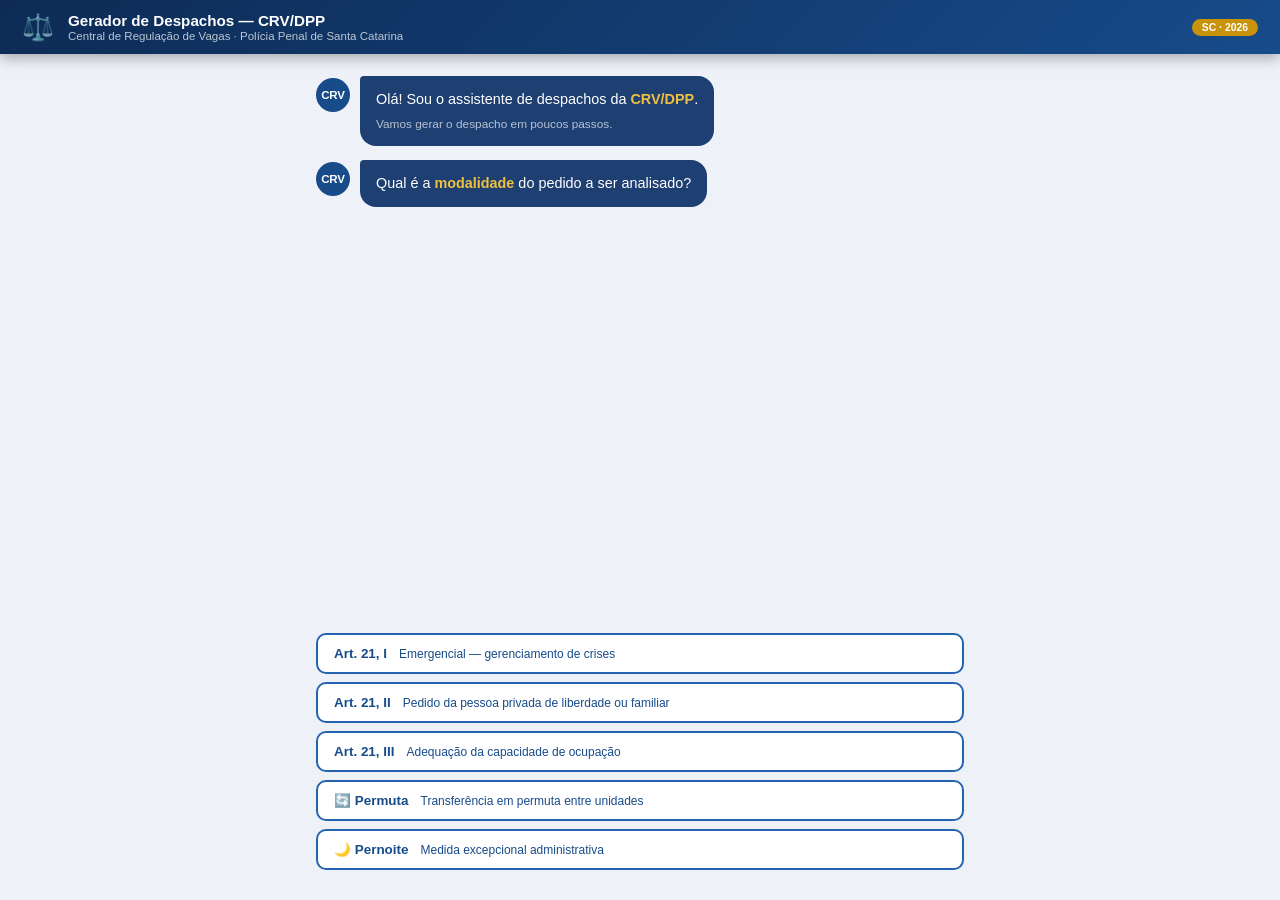
<file: gerador_despachos_crv.html>
<!DOCTYPE html>
<html lang="pt-BR">
<head>
<meta charset="UTF-8">
<meta name="viewport" content="width=device-width, initial-scale=1.0">
<title>Gerador de Despachos — CRV/DPP</title>
<style>
:root{
  --azul:#0d2b55;--azul2:#174b8a;--azul3:#2563b0;
  --ouro:#c8930a;--cinza:#eef2f8;--borda:#c8d6ec;
  --verde:#1a7a40;--verde-bg:#f0fdf4;--verde-bd:#86efac;
  --verm:#b91c1c;--verm-bg:#fef2f2;--verm-bd:#fca5a5;
  --amar:#92400e;--amar-bg:#fffbeb;--amar-bd:#fcd34d;
  --texto:#0f1e35;--bot:#1e3f72;
}
*{box-sizing:border-box;margin:0;padding:0}
html,body{height:100%;font-family:"Segoe UI",Calibri,sans-serif;background:var(--cinza);color:var(--texto)}

/* ── TOPO ── */
.topo{background:linear-gradient(135deg,var(--azul),var(--azul2));color:#fff;padding:12px 22px;display:flex;align-items:center;gap:14px;box-shadow:0 3px 14px rgba(0,0,0,.35);position:sticky;top:0;z-index:100}
.topo-icon{font-size:1.6rem;flex-shrink:0}
.topo h1{font-size:.95rem;font-weight:700}
.topo p{font-size:.72rem;opacity:.72;margin-top:1px}
.topo-badge{margin-left:auto;background:var(--ouro);color:#fff;font-size:.65rem;font-weight:800;padding:3px 10px;border-radius:20px;white-space:nowrap}
.topo-novo{margin-left:.75rem;background:rgba(255,255,255,.13);border:1.5px solid rgba(255,255,255,.28);color:rgba(255,255,255,.85);font-family:inherit;font-size:.72rem;font-weight:700;padding:5px 13px;border-radius:8px;cursor:pointer;display:none;transition:all .15s}
.topo-novo:hover{background:rgba(255,255,255,.22);color:#fff}
.topo-novo.vis{display:block}

/* ── LAYOUT ── */
.layout{display:flex;flex-direction:column;height:calc(100vh - 68px)}
.chat-area{flex:1;overflow-y:auto;padding:22px 0;scroll-behavior:smooth}
.chat-inner{max-width:680px;margin:0 auto;padding:0 16px;display:flex;flex-direction:column;gap:14px}

/* ── MENSAGENS ── */
.msg{display:flex;gap:10px;align-items:flex-start;animation:popIn .25s ease}
@keyframes popIn{from{opacity:0;transform:translateY(8px)}to{opacity:1;transform:translateY(0)}}
.msg.bot{justify-content:flex-start}.msg.user{justify-content:flex-end}
.av{width:34px;height:34px;border-radius:50%;display:flex;align-items:center;justify-content:center;font-size:.72rem;font-weight:800;flex-shrink:0;margin-top:2px;letter-spacing:-.02em}
.av.bot{background:var(--azul2);color:#fff}.av.user{background:#c8d6ec;color:var(--azul);font-size:.9rem}
.balao{max-width:82%;padding:12px 16px;border-radius:16px;font-size:.9rem;line-height:1.6}
.balao.bot{background:var(--bot);color:#fff;border-top-left-radius:4px}
.balao.user{background:var(--azul3);color:#fff;border-top-right-radius:4px}
.balao strong{color:#f0c040}
.balao .sub{font-size:.74rem;opacity:.68;margin-top:4px;display:block}

/* ── OPÇÕES (chips) ── */
.ow{max-width:680px;margin:0 auto;padding:2px 16px 10px;display:none}
.or{display:flex;flex-wrap:wrap;gap:8px;margin-bottom:6px}
.chip{padding:9px 18px;border:2px solid var(--azul3);border-radius:22px;background:#fff;color:var(--azul2);font-size:.84rem;font-weight:700;cursor:pointer;transition:all .18s;font-family:inherit;user-select:none;display:flex;align-items:center;gap:6px}
.chip:hover{background:var(--azul3);color:#fff;transform:translateY(-1px);box-shadow:0 3px 10px rgba(37,99,176,.2)}
.chip.sel{background:var(--azul);color:#fff;border-color:var(--azul)}
.chip.dis{opacity:.4;pointer-events:none}
.chip.vd{border-color:var(--verde);color:var(--verde)}
.chip.vd:hover,.chip.vd.sel{background:var(--verde);color:#fff;border-color:var(--verde)}
.chip.vm{border-color:var(--verm);color:var(--verm)}
.chip.vm:hover,.chip.vm.sel{background:var(--verm);color:#fff;border-color:var(--verm)}
.chip.am{border-color:var(--amar);color:var(--amar)}
.chip.am:hover,.chip.am.sel{background:var(--amar);color:#fff;border-color:var(--amar)}
.chip.lg{width:100%;justify-content:flex-start;border-radius:10px;padding:11px 16px}

/* ── INPUT LIVRE ── */
.iw{max-width:680px;margin:0 auto;padding:0 16px 10px;display:none}
.ir{display:flex;gap:8px}
.ir input{flex:1;padding:11px 15px;border:2px solid var(--borda);border-radius:22px;font-size:.88rem;font-family:inherit;color:var(--texto);transition:border .2s}
.ir input:focus{outline:none;border-color:var(--azul3)}
.bsend{padding:11px 20px;background:var(--azul);color:#fff;border:none;border-radius:22px;font-size:.88rem;font-weight:700;cursor:pointer;font-family:inherit;white-space:nowrap;transition:background .15s}
.bsend:hover{background:var(--azul3)}

/* ── PAINEL MOTIVOS ── */
.motivos-wrap{width:100%;max-width:560px;background:#fff;border:1.5px solid var(--borda);border-radius:14px;overflow:hidden;box-shadow:0 2px 12px rgba(13,43,85,.1)}
.motivos-head{padding:10px 14px;font-size:.72rem;font-weight:800;text-transform:uppercase;letter-spacing:.06em;display:flex;align-items:center;gap:6px}
.motivos-head.vm{background:var(--verm-bg);color:var(--verm);border-bottom:1px solid var(--verm-bd)}
.motivos-head.am{background:var(--amar-bg);color:var(--amar);border-bottom:1px solid var(--amar-bd)}
.motivos-body{padding:8px}
.motivo-item{display:flex;align-items:flex-start;gap:10px;padding:9px 10px;border:1.5px solid var(--borda);border-radius:8px;cursor:pointer;font-size:.85rem;color:#334155;background:#f8fafc;margin-bottom:5px;transition:all .13s;user-select:none;line-height:1.45}
.motivo-item:last-child{margin-bottom:0}
.motivo-item:hover{border-color:#94a3b8;background:#fff}
.motivo-item.sel.vm{border-color:var(--verm-bd);background:var(--verm-bg);color:var(--verm)}
.motivo-item.sel.am{border-color:var(--amar-bd);background:var(--amar-bg);color:var(--amar)}
.mi-check{width:18px;height:18px;border:2px solid #cbd5e1;border-radius:4px;flex-shrink:0;display:flex;align-items:center;justify-content:center;font-size:.75rem;margin-top:1px;transition:all .13s}
.motivo-item.sel.vm .mi-check{background:var(--verm);border-color:var(--verm);color:#fff}
.motivo-item.sel.am .mi-check{background:var(--amar);border-color:var(--amar);color:#fff}
.mi-texto{flex:1}
.mi-sub{display:none;margin-top:8px;padding:8px;background:#f1f5f9;border-radius:6px;gap:5px;flex-direction:column}
.mi-sub.vis{display:flex}
.sub-item{display:flex;align-items:center;gap:8px;padding:6px 8px;border:1.5px solid #e2e8f0;border-radius:6px;cursor:pointer;font-size:.8rem;color:#475569;background:#fff;transition:all .12s;user-select:none}
.sub-item:hover{border-color:#94a3b8}
.sub-item.sel.vm{border-color:var(--verm-bd);background:var(--verm-bg);color:var(--verm)}
.sub-item.sel.am{border-color:var(--amar-bd);background:var(--amar-bg);color:var(--amar)}
.sub-check{width:15px;height:15px;border:2px solid #cbd5e1;border-radius:3px;flex-shrink:0;display:flex;align-items:center;justify-content:center;font-size:.6rem;transition:all .12s}
.sub-item.sel.vm .sub-check{background:var(--verm);border-color:var(--verm);color:#fff}
.sub-item.sel.am .sub-check{background:var(--amar);border-color:var(--amar);color:#fff}
.sub-outros-input{width:100%;padding:7px 10px;border:1.5px solid var(--borda);border-radius:6px;font-size:.8rem;font-family:inherit;color:var(--texto);margin-top:4px;display:none}
.sub-outros-input.vis{display:block}
.sub-outros-input:focus{outline:none;border-color:var(--azul3)}
.motivos-conf{margin:8px 8px 8px;padding:10px 16px;background:var(--azul);color:#fff;border:none;border-radius:8px;font-size:.85rem;font-weight:700;cursor:pointer;font-family:inherit;width:calc(100% - 16px);transition:background .15s}
.motivos-conf:hover{background:var(--azul3)}

/* ── DESPACHO FINAL ── */
.desp-wrap{max-width:680px;margin:0 auto;padding:0 16px 40px;display:none;animation:popIn .3s ease}
.desp-wrap.vis{display:block}
.desp-acoes{display:flex;gap:8px;margin-bottom:14px;flex-wrap:wrap}
.ba{padding:9px 20px;border-radius:8px;font-size:.84rem;font-weight:700;cursor:pointer;border:none;display:flex;align-items:center;gap:6px;transition:all .2s;font-family:inherit}
.bc{background:var(--azul);color:#fff}.bc:hover{background:var(--azul3)}
.bd{background:#1a5e99;color:#fff}.bd:hover{background:#154a78}
.bn{background:#fff;border:2px solid var(--borda);color:var(--azul)}.bn:hover{background:#f0f0f0}
.desp-card{background:#fff;border:1px solid var(--borda);border-radius:12px;overflow:hidden;box-shadow:0 2px 12px rgba(13,43,85,.08)}
.desp-header{padding:14px 20px;border-bottom:1px solid var(--borda);display:flex;align-items:center;gap:10px}
.desp-badge{font-size:.8rem;font-weight:800;padding:5px 14px;border-radius:20px;white-space:nowrap}
.badge-def{background:var(--verde-bg);color:var(--verde);border:1.5px solid var(--verde-bd)}
.badge-ind{background:var(--verm-bg);color:var(--verm);border:1.5px solid var(--verm-bd)}
.badge-dev{background:var(--amar-bg);color:var(--amar);border:1.5px solid var(--amar-bd)}
.desp-subtit{font-size:.8rem;color:#64748b;font-weight:600}
.desp-body{padding:20px}
.desp-nota{font-size:.75rem;color:#94a3b8;padding:0 20px 14px;font-style:italic}
.desp-texto{font-size:.9rem;line-height:1.75;color:#1e293b;white-space:pre-wrap;outline:none;cursor:text;min-height:80px;border:1.5px dashed transparent;border-radius:6px;padding:6px;transition:border .2s}
.desp-texto:focus{border-color:var(--borda)}

/* ── TYPING ── */
.typing{display:flex;gap:5px;align-items:center;padding:4px 0}
.typing span{width:7px;height:7px;background:rgba(255,255,255,.5);border-radius:50%;animation:bounce .9s infinite}
.typing span:nth-child(2){animation-delay:.15s}.typing span:nth-child(3){animation-delay:.3s}
@keyframes bounce{0%,80%,100%{transform:translateY(0)}40%{transform:translateY(-6px)}}

/* ── TOAST ── */
.toast{position:fixed;bottom:22px;right:22px;background:#111;color:#fff;padding:11px 20px;border-radius:8px;font-size:.82rem;opacity:0;pointer-events:none;transition:opacity .3s;z-index:9999}
.toast.show{opacity:1}

@media(max-width:600px){.balao{max-width:92%}.chip{font-size:.8rem;padding:8px 14px}}
</style>
</head>
<body>

<div class="topo">
  <div class="topo-icon">⚖️</div>
  <div>
    <h1>Gerador de Despachos — CRV/DPP</h1>
    <p>Central de Regulação de Vagas · Polícia Penal de Santa Catarina</p>
  </div>
  <div class="topo-badge">SC · 2026</div>
  <button class="topo-novo" id="btnNovo" onclick="reiniciar()">↩ Novo despacho</button>
</div>

<div class="layout">
  <div class="chat-area" id="chatArea">
    <div class="chat-inner" id="ci"></div>
  </div>
  <div class="ow" id="ow"><div class="or" id="or"></div></div>
  <div class="iw" id="iw"></div>
</div>

<div class="desp-wrap" id="despWrap">
  <div class="desp-acoes">
    <button class="ba bc" onclick="copiarDespacho()">📋 Copiar texto</button>
    <button class="ba bd" onclick="baixarDoc()">📄 Baixar .doc</button>
    <button class="ba bn" onclick="reiniciar()">↩ Novo despacho</button>
  </div>
  <div class="desp-card">
    <div class="desp-header">
      <div class="desp-badge" id="despBadge"></div>
      <div class="desp-subtit" id="despSubtit"></div>
    </div>
    <div class="desp-body">
      <div class="desp-texto" id="despTexto" contenteditable="true" spellcheck="false"></div>
    </div>
    <div class="desp-nota">✏️ Clique no texto para editar antes de copiar.</div>
  </div>
</div>

<div class="toast" id="toast"></div>

<script>
// ════════════════════════════════════════════════════════════
// ESTADO
// ════════════════════════════════════════════════════════════
var S = {
  inciso: null,           // 'I' | 'II' | 'III' | 'PERNOITE' | 'PERMUTA'
  permulaInciso: null,    // 'II' | 'III' — subinciso da permuta
  resultado: null,        // 'def' | 'ind' | 'dev'
  prazo: null,
  pernoiteMotivo: '',
  pernoiteSGPe: '',
  motivos: [],
  assFlts: [],
  docFlts: [],
  docOutros: '',
};

function rS(){ S={inciso:null,permulaInciso:null,resultado:null,prazo:null,pernoiteMotivo:'',pernoiteSGPe:'',motivos:[],assFlts:[],docFlts:[],docOutros:''}; }

// ════════════════════════════════════════════════════════════
// HELPERS DOM
// ════════════════════════════════════════════════════════════
var ci=document.getElementById('ci');
var ow=document.getElementById('ow');
var or_=document.getElementById('or');
var iw=document.getElementById('iw');

function sb(){ setTimeout(function(){ document.getElementById('chatArea').scrollTo({top:9e6,behavior:'smooth'}); },80); }

function lp(){
  or_.innerHTML='';
  ow.style.display='none';
  iw.style.display='none';
  iw.innerHTML='';
}

function mBot(html, delay){
  delay = delay || 0;
  return new Promise(function(resolve){
    setTimeout(function(){
      var t=document.createElement('div');
      t.className='msg bot';
      t.innerHTML='<div class="av bot">CRV</div><div class="balao bot"><div class="typing"><span></span><span></span><span></span></div></div>';
      ci.appendChild(t); sb();
      setTimeout(function(){ t.querySelector('.balao').innerHTML=html; resolve(); sb(); }, 480);
    }, delay);
  });
}

function mUser(txt){
  var d=document.createElement('div');
  d.className='msg user';
  d.innerHTML='<div class="balao user">'+esc(txt)+'</div><div class="av user">👤</div>';
  ci.appendChild(d); sb();
}

function esc(s){ return String(s).replace(/&/g,'&amp;').replace(/</g,'&lt;').replace(/>/g,'&gt;'); }

function chips(ops, cb){
  lp(); ow.style.display='block';
  ops.forEach(function(o){
    var b=document.createElement('button');
    b.className='chip'+(o.cl?' '+o.cl:'')+(o.lg?' lg':'');
    b.innerHTML=o.l;
    b.onclick=function(){
      document.querySelectorAll('.chip').forEach(function(c){ c.classList.add('dis'); });
      b.classList.add('sel');
      mUser(o.l.replace(/<[^>]+>/g,'').trim());
      lp();
      setTimeout(function(){ cb(o.v); },300);
    };
    or_.appendChild(b);
  });
}

function inp(ph, cb){
  lp(); iw.style.display='block';
  var row=document.createElement('div'); row.className='ir';
  var el=document.createElement('input'); el.type='text'; el.placeholder=ph; el.autocomplete='off';
  var btn=document.createElement('button'); btn.className='bsend'; btn.textContent='Enviar →';
  var go=function(){
    var v=el.value.trim();
    if(!v){ el.focus(); return; }
    mUser(v); lp(); setTimeout(function(){ cb(v); },300);
  };
  btn.onclick=go;
  el.onkeydown=function(e){ if(e.key==='Enter'){ e.preventDefault(); go(); } };
  row.appendChild(el); row.appendChild(btn); iw.appendChild(row);
  setTimeout(function(){ el.focus(); },180);
}

function toast(m){
  var t=document.getElementById('toast');
  t.textContent=m; t.classList.add('show');
  setTimeout(function(){ t.classList.remove('show'); },2600);
}

// ════════════════════════════════════════════════════════════
// PAINEL DE MOTIVOS (checkboxes multi)
// ════════════════════════════════════════════════════════════
function buildPainelMotivos(tipo){
  lp();
  var cls = tipo==='ind' ? 'vm' : 'am';
  var label = tipo==='ind' ? '❌ Motivos do Indeferimento' : '🔄 Motivos da Devolução';

  var wrap=document.createElement('div');
  wrap.style.cssText='max-width:680px;margin:0 auto;padding:0 16px 10px';

  var painel=document.createElement('div');
  painel.className='motivos-wrap';

  var head=document.createElement('div');
  head.className='motivos-head '+cls;
  head.innerHTML='<span>📋</span> '+label+'<span class="sub" style="font-size:.7rem;opacity:.7;font-weight:400;text-transform:none;margin-left:4px">— selecione um ou mais</span>';
  painel.appendChild(head);

  var body=document.createElement('div');
  body.className='motivos-body';

  var sel = { fluxo:false, ass:false, doc:false };
  var assFlts = {};
  var docFlts = {};
  var docOutrosVal = '';

  var ASS_OPTS = [
    {v:'ori_dir',  l:'Diretor(a) da Unidade Prisional de Origem'},
    {v:'des_dir',  l:'Diretor(a) da Unidade Prisional de Destino'},
    {v:'ori_sr',   l:'Superintendente da Regional de Origem'},
    {v:'des_sr',   l:'Superintendente da Regional de Destino'},
  ];

  var DOC_OPTS = [
    {v:'bpi',       l:'BPI — Boletim Penal Informativo'},
    {v:'saude',     l:'Formulário de Saúde'},
    {v:'mandado',   l:'Mandado de Prisão'},
    {v:'despacho',  l:'Despacho / Decisão Judicial'},
    {v:'outros',    l:'Outros'},
  ];

  ASS_OPTS.forEach(function(o){ assFlts[o.v]=false; });
  DOC_OPTS.forEach(function(o){ docFlts[o.v]=false; });

  var iFluxo = criarItem(cls,'O fluxo não foi observado na integralidade');
  iFluxo.onclick = function(){ sel.fluxo=!sel.fluxo; toggleItem(iFluxo,cls,sel.fluxo); };
  body.appendChild(iFluxo);

  var iAss = criarItem(cls,'Falta de Assinaturas');
  var subAss = document.createElement('div');
  subAss.className='mi-sub';
  ASS_OPTS.forEach(function(o){
    var si = criarSubItem(cls,o.l);
    si.onclick=function(e){
      e.stopPropagation();
      assFlts[o.v]=!assFlts[o.v];
      toggleSubItem(si,cls,assFlts[o.v]);
      var algum=Object.values(assFlts).some(Boolean);
      sel.ass=algum;
      toggleItem(iAss,cls,algum);
    };
    subAss.appendChild(si);
  });
  iAss.querySelector('.mi-texto').appendChild(subAss);
  iAss.addEventListener('click',function(e){
    if(e.target.closest('.mi-sub')) return;
    subAss.classList.toggle('vis');
  });
  body.appendChild(iAss);

  var iDoc = criarItem(cls,'Falta de Documento');
  var subDoc = document.createElement('div');
  subDoc.className='mi-sub';
  var outrosInput = document.createElement('input');
  outrosInput.className='sub-outros-input';
  outrosInput.placeholder='Especifique o documento...';
  outrosInput.onclick=function(e){ e.stopPropagation(); };
  outrosInput.oninput=function(){ docOutrosVal=outrosInput.value.trim(); };

  DOC_OPTS.forEach(function(o){
    var si = criarSubItem(cls,o.l);
    si.onclick=function(e){
      e.stopPropagation();
      docFlts[o.v]=!docFlts[o.v];
      toggleSubItem(si,cls,docFlts[o.v]);
      if(o.v==='outros'){
        outrosInput.classList.toggle('vis',docFlts.outros);
        if(docFlts.outros) setTimeout(function(){ outrosInput.focus(); },100);
      }
      var algum=Object.values(docFlts).some(Boolean);
      sel.doc=algum;
      toggleItem(iDoc,cls,algum);
    };
    subDoc.appendChild(si);
  });
  subDoc.appendChild(outrosInput);
  iDoc.querySelector('.mi-texto').appendChild(subDoc);
  iDoc.addEventListener('click',function(e){
    if(e.target.closest('.mi-sub')) return;
    subDoc.classList.toggle('vis');
  });
  body.appendChild(iDoc);

  painel.appendChild(body);

  var btnConf = document.createElement('button');
  btnConf.className='motivos-conf';
  btnConf.textContent='✓ Confirmar seleção e gerar despacho';
  btnConf.onclick=function(){
    var assArr = ASS_OPTS.filter(function(o){ return assFlts[o.v]; }).map(function(o){ return o.l; });
    var docArr = DOC_OPTS.filter(function(o){ return o.v!=='outros' && docFlts[o.v]; }).map(function(o){ return o.l; });
    if(docFlts.outros && docOutrosVal) docArr.push(docOutrosVal);

    S.assFlts = assArr;
    S.docFlts = docArr;

    var partes=[];
    if(sel.fluxo) partes.push('Fluxo incompleto');
    if(assArr.length) partes.push('Falta assinatura: '+assArr.map(function(a){ return a.split(' ')[0]+' '+a.split(' ')[1]; }).join(', '));
    if(docArr.length) partes.push('Falta documento: '+docArr.join(', '));
    mUser(partes.length ? partes.join(' · ') : '(sem motivo específico)');
    S.motivos = { fluxo: sel.fluxo, ass: assArr, doc: docArr };
    lp();
    wrap.remove();
    setTimeout(function(){ gerarDespacho(); },400);
  };
  painel.appendChild(btnConf);
  wrap.appendChild(painel);

  ow.style.display='block';
  or_.appendChild(wrap);
  sb();
}

function criarItem(cls, texto){
  var d=document.createElement('div');
  d.className='motivo-item';
  d.innerHTML='<div class="mi-check"></div><div class="mi-texto">'+esc(texto)+'</div>';
  return d;
}

function criarSubItem(cls, texto){
  var d=document.createElement('div');
  d.className='sub-item';
  d.innerHTML='<div class="sub-check"></div><span>'+esc(texto)+'</span>';
  return d;
}

function toggleItem(el, cls, ativo){
  el.classList.toggle('sel',ativo);
  el.classList.toggle(cls,ativo);
  el.querySelector('.mi-check').textContent = ativo ? '✓' : '';
}

function toggleSubItem(el, cls, ativo){
  el.classList.toggle('sel',ativo);
  el.classList.toggle(cls,ativo);
  el.querySelector('.sub-check').textContent = ativo ? '✓' : '';
}

// ════════════════════════════════════════════════════════════
// FLUXO PRINCIPAL
// ════════════════════════════════════════════════════════════
async function iniciar(){
  rS();
  await mBot('Olá! Sou o assistente de despachos da <strong>CRV/DPP</strong>.<br><span class="sub">Vamos gerar o despacho em poucos passos.</span>');
  await passo1();
}

async function passo1(){
  await mBot('Qual é a <strong>modalidade</strong> do pedido a ser analisado?');
  chips([
    {l:'<strong>Art. 21, I</strong><br><small style="font-weight:400;font-size:.75rem">Emergencial — gerenciamento de crises</small>', v:'I', lg:true},
    {l:'<strong>Art. 21, II</strong><br><small style="font-weight:400;font-size:.75rem">Pedido da pessoa privada de liberdade ou familiar</small>', v:'II', lg:true},
    {l:'<strong>Art. 21, III</strong><br><small style="font-weight:400;font-size:.75rem">Adequação da capacidade de ocupação</small>', v:'III', lg:true},
    {l:'<strong>🔄 Permuta</strong><br><small style="font-weight:400;font-size:.75rem">Transferência em permuta entre unidades</small>', v:'PERMUTA', lg:true},
    {l:'<strong>🌙 Pernoite</strong><br><small style="font-weight:400;font-size:.75rem">Medida excepcional administrativa</small>', v:'PERNOITE', lg:true},
  ], function(v){
    S.inciso = v;
    if(v === 'PERMUTA'){
      setTimeout(passoPermutaInciso, 200);
    } else {
      setTimeout(passo2, 200);
    }
  });
}

// ── PERMUTA: escolha do subinciso ──
async function passoPermutaInciso(){
  await mBot('A permuta está enquadrada em qual <strong>inciso</strong>?');
  chips([
    {l:'<strong>Art. 21, II</strong><br><small style="font-weight:400;font-size:.75rem">Pedido voluntário — iniciativa da pessoa privada de liberdade ou familiar</small>', v:'II', lg:true},
    {l:'<strong>Art. 21, III</strong><br><small style="font-weight:400;font-size:.75rem">Pedido da unidade prisional — ajuste/equalização de vagas</small>', v:'III', lg:true},
  ], function(v){
    S.permulaInciso = v;
    setTimeout(passo2, 200);
  });
}

async function passo2(){
  await mBot('Qual é o <strong>resultado da análise</strong> para este pedido?');

  if(S.inciso === 'PERMUTA'){
    chips([
      {l:'✅ Deferir', v:'def', cl:'vd'},
      {l:'❌ Indeferir', v:'ind', cl:'vm'},
    ], function(v){
      S.resultado = v;
      setTimeout(v === 'def' ? passo3Deferir : gerarDespacho, 200);
    });
  } else {
    chips([
      {l:'✅ Deferir', v:'def', cl:'vd'},
      {l:'❌ Indeferir', v:'ind', cl:'vm'},
      {l:'🔄 Devolver para Retificação', v:'dev', cl:'am'},
    ], function(v){
      S.resultado = v;
      if(v==='def'){
        setTimeout(passo3Deferir, 200);
      } else {
        setTimeout(passo3IndDev, 200);
      }
    });
  }
}

async function passo3Deferir(){
  if(S.inciso === 'I'){
    await mBot('Por se tratar de situação emergencial, qual é o <strong>prazo máximo</strong> para realização da transferência?');
    chips([
      {l:'⏱ 24 horas', v:'24'},
      {l:'⏱ 48 horas', v:'48'},
      {l:'⏱ 72 horas', v:'72'},
      {l:'✏️ Outro prazo', v:'outro'},
    ], function(v){
      if(v==='outro'){
        mBot('Digite o prazo:').then(function(){
          inp('Ex.: 6 horas, 12 horas...', function(val){
            S.prazo = val;
            setTimeout(gerarDespacho, 300);
          });
        });
      } else {
        S.prazo = v + ' horas';
        setTimeout(gerarDespacho, 300);
      }
    });
  } else if(S.inciso === 'PERNOITE'){
    await mBot('Qual é a <strong>finalidade</strong> do pernoite?');
    chips([
      {l:'⚖️ Audiência',                v:'comparecimento em audiência'},
      {l:'🚐 Apoio para Transferência', v:'__transferencia'},
      {l:'🏥 Consulta Médica',          v:'realização de consulta médica'},
      {l:'✏️ Outro motivo',             v:'__outro'},
    ], function(v){
      if(v === '__outro'){
        mBot('Descreva a finalidade:').then(function(){
          inp('Ex.: atendimento jurídico, exame pericial...', function(val){
            S.pernoiteMotivo = val;
            S.pernoiteSGPe = '';
            setTimeout(gerarDespacho, 300);
          });
        });
      } else if(v === '__transferencia'){
        S.pernoiteMotivo = 'apoio logístico para transferência';
        mBot('Informe o <strong>número do Processo SGPe</strong>:<span class="sub">Ex.: SEJURI 123456/2026</span>').then(function(){
          inp('Ex.: SEJURI 123456/2026', function(val){
            S.pernoiteSGPe = val;
            setTimeout(gerarDespacho, 300);
          });
        });
      } else {
        S.pernoiteMotivo = v;
        S.pernoiteSGPe = '';
        setTimeout(gerarDespacho, 300);
      }
    });
  } else {
    // PERMUTA deferimento e demais incisos sem pergunta extra
    gerarDespacho();
  }
}

async function passo3IndDev(){
  var label = S.resultado === 'ind' ? 'indeferimento' : 'devolução para retificação';
  await mBot('Selecione o(s) <strong>motivo(s) do '+label+'</strong>:');
  buildPainelMotivos(S.resultado);
}

// ════════════════════════════════════════════════════════════
// GERAÇÃO DO TEXTO
// ════════════════════════════════════════════════════════════
var LABEL_INCISO = {
  'I':   'Art. 21, inciso I (gerenciamento de crises ou emergências)',
  'II':  'Art. 21, inciso II (pedido da pessoa privada de liberdade ou familiar)',
  'III': 'Art. 21, inciso III (adequação da capacidade de ocupação)',
};

function gerarDespacho(){
  var inc = S.inciso;
  var res = S.resultado;
  var texto = '';
  var badge = '';
  var badgeClass = '';

  // ── PERMUTA ───────────────────────────────────────────────
  if(inc === 'PERMUTA'){
    var linc = LABEL_INCISO[S.permulaInciso];
    var subtitPermuta = 'Transferência em Permuta — Resolução Conjunta Interinstitucional n. 01/2026 — ' + linc;

    if(res === 'def'){
      badgeClass = 'badge-def';
      badge = '✅ DEFERIDO';
      texto = 'Trata-se de pedido de transferência administrativa, na modalidade "transferência em permuta", enquadrado no ' + linc + ', da Resolução Conjunta Interinstitucional n. 01/2026.\n\n'
            + 'Após análise da documentação encaminhada, a Central de Regulação de Vagas decide pela aprovação do pedido, por estar em conformidade com o referido dispositivo legal, encontrando-se atendidos os requisitos formais e materiais exigidos para a modalidade requerida.\n\n'
            + 'Após a efetivação da transferência, os estabelecimentos penais deverão comunicar ao Juízo competente no prazo máximo de 24 (vinte e quatro) horas em dias úteis, ou no primeiro dia útil seguinte, caso a movimentação ocorra no fim de semana ou feriado, nos termos do art. 16 da Resolução Conjunta Interinstitucional n. 01/2026.\n\n'
            + 'Destaca-se, ainda, a necessidade de a unidade prisional de origem encaminhar, no momento da remoção, junto ao apenado, os itens de higiene pessoal e os uniformes que lhe foram entregues.';
    } else {
      // INDEFERIMENTO PERMUTA — texto fixo
      badgeClass = 'badge-ind';
      badge = '❌ INDEFERIDO';
      texto = 'Trata-se de pedido de transferência administrativa, na modalidade "transferência em permuta", submetido à apreciação desta Central de Regulação de Vagas.\n\n'
            + 'Após análise do pleito, esta Central de Regulação de Vagas decide pelo indeferimento do pedido, em razão das seguintes irregularidades identificadas na instrução do expediente:\n\n'
            + '   * O fluxo procedimental não foi observado na integralidade, conforme as normas internas da CRV/DPP dispostas no Ofício-Circular nº 001/2026/PPSC/CRV (Processo SEJURI nº 00034889/2026) e os requisitos estabelecidos pela Resolução Conjunta Interinstitucional n. 01/2026.\n\n'
            + 'Diante das irregularidades constatadas, o pedido não atende aos requisitos legais e procedimentais exigidos para a sua aprovação.\n\n'
            + 'Deste modo, o interessado poderá, se entender cabível, formular novo pedido devidamente instruído, observando integralmente o fluxo estabelecido pela Resolução Conjunta Interinstitucional n. 01/2026 e pelas normativas internas desta Central, dispostas no Ofício-Circular nº 001/2026/PPSC/CRV.\n\n'
            + 'Eventuais dúvidas poderão ser sanadas diretamente no site desta CRV (https://crv-dpp-sc.github.io/manual/), através dos menus "Hipóteses", "Fluxo Operacional" e "Documentos" — neste último há um checklist disponível —, ou pelo telefone/WhatsApp do plantão: (48) 3665-7330, disponível 24 horas.';
    }
    exibirDespacho(badge, badgeClass, subtitPermuta, texto);
    return;
  }

  // ── PERNOITE ──────────────────────────────────────────────
  var linc = LABEL_INCISO[inc];
  var subtit = inc === 'PERNOITE'
    ? 'Pernoite — Medida Excepcional Administrativa'
    : 'Resolução Conjunta Interinstitucional n. 01/2026 — ' + linc;

  if(inc === 'PERNOITE'){
    if(res === 'def'){
      badgeClass = 'badge-def';
      badge = '✅ DEFERIDO';
      var refDoc = S.pernoiteSGPe ? 'Processo SGPe nº '+S.pernoiteSGPe : 'documentação retro';
      texto = 'Trata-se de pedido de pernoite, haja vista necessidade de '+S.pernoiteMotivo+'.\n\n'
            + 'Em análise ao '+refDoc+', a Central de Regulação de Vagas decide pela aprovação do pedido, eis que em conformidade com a legislação aplicável.\n\n'
            + 'Destaca-se, ainda, a necessidade de a unidade prisional de origem encaminhar, no momento da remoção, junto ao apenado, os itens de higiene pessoal e os uniformes que lhe foram entregues.';
    } else {
      var mot = S.motivos || {};
      var lm = [];
      if(mot.fluxo) lm.push('   * O fluxo procedimental não foi observado na integralidade, conforme as normas internas da CRV/DPP.');
      if(mot.ass && mot.ass.length) mot.ass.forEach(function(a){ lm.push('   * Ausência de assinatura: '+a+'.'); });
      if(mot.doc && mot.doc.length) mot.doc.forEach(function(d){ lm.push('   * Ausência de documento obrigatório: '+d+'.'); });
      var pC = 'Eventuais dúvidas poderão ser sanadas diretamente no site desta CRV (https://crv-dpp-sc.github.io/manual/), através dos menus "Hipóteses", "Fluxo Operacional" e "Documentos" — neste último há um checklist disponível —, ou pelo telefone/WhatsApp do plantão: (48) 3665-7330, disponível 24 horas.';

      if(res === 'ind'){
        badgeClass = 'badge-ind'; badge = '❌ INDEFERIDO';
        var pts = ['Trata-se de pedido de pernoite submetido à apreciação desta Central de Regulação de Vagas.',
          'Após análise da documentação encaminhada, esta Central decide pelo indeferimento do pedido, em razão das seguintes irregularidades identificadas:'];
        if(lm.length) pts.push(lm.join('\n'));
        pts.push('Diante das irregularidades constatadas, o pedido não atende aos requisitos exigidos para a sua aprovação. O interessado poderá, se entender cabível, formular novo pedido devidamente instruído.\n\n'+pC);
        texto = pts.join('\n\n');
      } else {
        badgeClass = 'badge-dev'; badge = '🔄 DEVOLVIDO PARA RETIFICAÇÃO';
        var ptd = ['Trata-se de pedido de pernoite submetido à apreciação desta Central de Regulação de Vagas.',
          'Após análise preliminar, esta Central decide pela devolução do expediente para retificação, tendo em vista as seguintes pendências:'];
        if(lm.length) ptd.push(lm.join('\n'));
        ptd.push('Após a devida regularização, o pedido poderá ser novamente submetido à apreciação desta CRV.\n\n'+pC);
        texto = ptd.join('\n\n');
      }
    }
    exibirDespacho(badge, badgeClass, subtit, texto);
    return;
  }

  // ── TRANSFERÊNCIAS (I, II, III) ───────────────────────────
  if(res === 'def'){
    badgeClass = 'badge-def';
    badge = '✅ DEFERIDO';
    var p1 = 'Trata-se de pedido de transferência administrativa enquadrado no '+linc+', da Resolução Conjunta Interinstitucional n. 01/2026.';
    var p2 = 'Após análise da documentação encaminhada, a Central de Regulação de Vagas decide pela aprovação do pedido, por estar em conformidade com o referido dispositivo legal, encontrando-se atendidos os requisitos formais e materiais exigidos para a modalidade requerida.';
    var p3x = inc === 'I' ? 'Por se tratar de situação de emergência, a transferência deverá ser realizada no prazo máximo de '+S.prazo+', contados a partir da ciência do presente despacho.' : '';
    var pF = 'Após a efetivação da transferência, os estabelecimentos penais deverão comunicar ao Juízo competente no prazo máximo de 24 (vinte e quatro) horas em dias úteis, ou no primeiro dia útil seguinte, caso a movimentação ocorra no fim de semana ou feriado, nos termos do art. 16 da Resolução Conjunta Interinstitucional n. 01/2026.';
    var pK = 'Destaca-se, ainda, a necessidade de a unidade prisional de origem encaminhar, no momento da remoção, junto ao apenado, os itens de higiene pessoal e os uniformes que lhe foram entregues.';
    var pp = [p1, p2];
    if(p3x) pp.push(p3x);
    pp.push(pF); pp.push(pK);
    texto = pp.join('\n\n');
  } else {
    var mot = S.motivos || {};
    var lm = [];
    if(mot.fluxo) lm.push('   * O fluxo procedimental não foi observado na integralidade, conforme as normas internas da CRV/DPP e os requisitos estabelecidos pela Resolução Conjunta Interinstitucional n. 01/2026.');
    if(mot.ass && mot.ass.length) mot.ass.forEach(function(a){ lm.push('   * Ausência de assinatura: '+a+'.'); });
    if(mot.doc && mot.doc.length) mot.doc.forEach(function(d){ lm.push('   * Ausência de documento obrigatório: '+d+'.'); });

    var p1 = 'Trata-se de pedido de transferência administrativa enquadrado no '+linc+', da Resolução Conjunta Interinstitucional n. 01/2026, submetido à apreciação desta Central de Regulação de Vagas.';
    var pC = 'Eventuais dúvidas poderão ser sanadas diretamente no site desta CRV (https://crv-dpp-sc.github.io/manual/), através dos menus "Hipóteses", "Fluxo Operacional" e "Documentos" — neste último há um checklist disponível —, ou pelo telefone/WhatsApp do plantão: (48) 3665-7330, disponível 24 horas.';

    if(res === 'ind'){
      badgeClass = 'badge-ind'; badge = '❌ INDEFERIDO';
      var p2 = 'Após análise da documentação encaminhada, esta Central de Regulação de Vagas decide pelo indeferimento do pedido, em razão das seguintes irregularidades identificadas na instrução do expediente:';
      var pF = 'Diante das irregularidades constatadas, o pedido não atende aos requisitos legais e procedimentais exigidos para a sua aprovação. O interessado poderá, se entender cabível, formular novo pedido devidamente instruído, observando integralmente o fluxo estabelecido pela Resolução Conjunta Interinstitucional n. 01/2026 e pelas normativas internas desta Central.\n\n'+pC;
      var pp = [p1, p2];
      if(lm.length) pp.push(lm.join('\n'));
      pp.push(pF);
      texto = pp.join('\n\n');
    } else {
      badgeClass = 'badge-dev'; badge = '🔄 DEVOLVIDO PARA RETIFICAÇÃO';
      var p2d = 'Após análise preliminar da documentação encaminhada, esta Central de Regulação de Vagas decide pela devolução do expediente para retificação, tendo em vista a necessidade de complementação da instrução processual, conforme as pendências identificadas abaixo:';
      var pFd = 'Após a devida regularização de todas as pendências apontadas, o pedido poderá ser novamente submetido à apreciação desta Central de Regulação de Vagas. Ressalta-se que a reapresentação deverá observar integralmente o fluxo estabelecido pela Resolução Conjunta Interinstitucional n. 01/2026 e pelas normativas internas desta CRV/DPP.\n\n'+pC;
      var ppd = [p1, p2d];
      if(lm.length) ppd.push(lm.join('\n'));
      ppd.push(pFd);
      texto = ppd.join('\n\n');
    }
  }

  exibirDespacho(badge, badgeClass, subtit, texto);
}

// ════════════════════════════════════════════════════════════
// EXIBIÇÃO
// ════════════════════════════════════════════════════════════
function exibirDespacho(badge, badgeClass, subtit, texto){
  mBot('Despacho gerado com sucesso! Revise e copie abaixo.', 0).then(function(){
    setTimeout(function(){
      document.getElementById('despBadge').textContent = badge;
      document.getElementById('despBadge').className = 'desp-badge '+badgeClass;
      document.getElementById('despSubtit').textContent = subtit;
      document.getElementById('despTexto').textContent = texto;

      document.getElementById('chatArea').style.display='none';
      document.getElementById('ow').style.display='none';
      document.getElementById('iw').style.display='none';
      document.getElementById('despWrap').classList.add('vis');
      document.getElementById('btnNovo').classList.add('vis');
      window.scrollTo({top:0,behavior:'smooth'});
    },600);
  });
}

// ════════════════════════════════════════════════════════════
// AÇÕES DO DESPACHO
// ════════════════════════════════════════════════════════════
function copiarDespacho(){
  var txt = document.getElementById('despTexto').innerText || document.getElementById('despTexto').textContent;
  navigator.clipboard.writeText(txt)
    .then(function(){ toast('✅ Texto copiado!'); })
    .catch(function(){
      var ta=document.createElement('textarea');
      ta.value=txt; document.body.appendChild(ta); ta.select();
      document.execCommand('copy'); document.body.removeChild(ta);
      toast('✅ Texto copiado!');
    });
}

function baixarDoc(){
  var badge = document.getElementById('despBadge').textContent;
  var txt = document.getElementById('despTexto').innerText || document.getElementById('despTexto').textContent;
  var hoje = new Date();
  var meses=['janeiro','fevereiro','março','abril','maio','junho','julho','agosto','setembro','outubro','novembro','dezembro'];
  var data = hoje.getDate()+' de '+meses[hoje.getMonth()]+' de '+hoje.getFullYear();

  var html = '<!DOCTYPE html><html><head><meta charset="UTF-8">'
    +'<style>body{font-family:Arial,sans-serif;font-size:11pt;margin:3cm 2.5cm 2.5cm 3cm;color:#000;line-height:1.6}'
    +'h2{font-size:10pt;font-weight:bold;text-transform:uppercase;margin-bottom:4pt}'
    +'p{margin:0 0 12pt;white-space:pre-wrap;text-align:justify}'
    +'.cab{border-bottom:1.5pt solid #333;padding-bottom:8pt;margin-bottom:16pt}'
    +'.badge{font-weight:bold;font-size:11pt;}'
    +'.sub{font-size:9pt;color:#555;margin-top:3pt}'
    +'.data{text-align:right;font-size:10pt;margin-bottom:20pt;}'
    +'</style></head><body>'
    +'<div class="cab">'
    +'<h2>CENTRAL DE REGULAÇÃO DE VAGAS — CRV/DPP</h2>'
    +'<div class="sub">Departamento de Polícia Penal · Secretaria de Estado de Justiça e Reintegração Social · SC</div>'
    +'</div>'
    +'<div class="data">Florianópolis, '+data+'.</div>'
    +'<div class="badge">'+esc(badge)+'</div>'
    +'<div class="sub" style="margin-bottom:16pt">'+esc(document.getElementById('despSubtit').textContent)+'</div>'
    +'<p>'+esc(txt).replace(/\n/g,'<br>')+'</p>'
    +'</body></html>';

  var blob=new Blob(['\ufeff'+html],{type:'application/msword'});
  var a=document.createElement('a');
  a.href=URL.createObjectURL(blob);
  a.download='despacho-crv.doc';
  document.body.appendChild(a); a.click(); document.body.removeChild(a);
  toast('📄 Download iniciado!');
}

// ════════════════════════════════════════════════════════════
// REINICIAR
// ════════════════════════════════════════════════════════════
function reiniciar(){
  rS();
  document.getElementById('ci').innerHTML='';
  document.getElementById('despWrap').classList.remove('vis');
  document.getElementById('chatArea').style.display='';
  document.getElementById('btnNovo').classList.remove('vis');
  lp();
  iniciar();
}

// BOOT
document.addEventListener('DOMContentLoaded', function(){ iniciar(); });
</script>
</body>
</html>
</file>
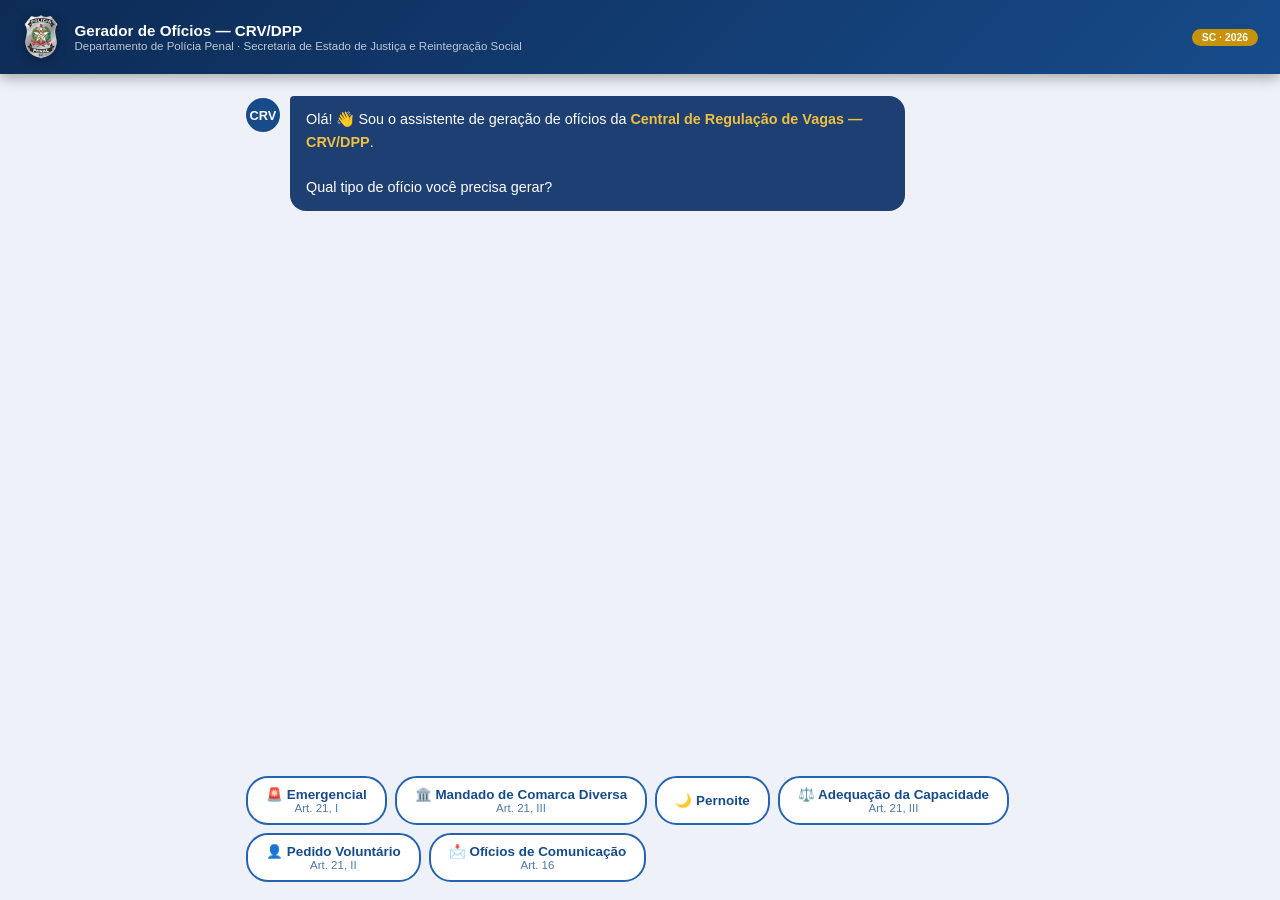
<file: gerador_oficios_v5.html>
<!DOCTYPE html>
<html lang="pt-BR">
<head>
<meta charset="UTF-8">
<meta name="viewport" content="width=device-width, initial-scale=1.0">
<title>Gerador de Ofícios — CRV/DPP</title>
<style>
:root{--azul:#0d2b55;--azul2:#174b8a;--azul3:#2563b0;--ouro:#c8930a;--cinza:#eef2f8;--borda:#c8d6ec;--verde:#1a7a40;--texto:#0f1e35;--bot:#1e3f72}
*{box-sizing:border-box;margin:0;padding:0}
html,body{height:100%;font-family:"Segoe UI",Calibri,sans-serif;background:var(--cinza);color:var(--texto)}
.topo{background:linear-gradient(135deg,var(--azul),var(--azul2));color:#fff;padding:12px 22px;display:flex;align-items:center;gap:14px;box-shadow:0 3px 14px rgba(0,0,0,.35);position:sticky;top:0;z-index:100}
.topo img{height:50px;filter:drop-shadow(0 2px 5px rgba(0,0,0,.35))}
.topo h1{font-size:.95rem;font-weight:700}
.topo p{font-size:.72rem;opacity:.72;margin-top:1px}
.topo-badge{margin-left:auto;background:var(--ouro);color:#fff;font-size:.65rem;font-weight:800;padding:3px 10px;border-radius:20px;white-space:nowrap}
.layout{display:flex;flex-direction:column;height:calc(100vh - 74px)}
.chat-area{flex:1;overflow-y:auto;padding:22px 0;scroll-behavior:smooth}
.chat-inner{max-width:820px;margin:0 auto;padding:0 16px;display:flex;flex-direction:column;gap:14px}
.msg{display:flex;gap:10px;align-items:flex-start;animation:popIn .25s ease}
@keyframes popIn{from{opacity:0;transform:translateY(8px)}to{opacity:1;transform:translateY(0)}}
.msg.bot{justify-content:flex-start}.msg.user{justify-content:flex-end}
.av{width:34px;height:34px;border-radius:50%;display:flex;align-items:center;justify-content:center;font-size:.8rem;font-weight:700;flex-shrink:0;margin-top:2px}
.av.bot{background:var(--azul2);color:#fff}.av.user{background:#c8d6ec;color:var(--azul);font-size:.9rem}
.balao{max-width:78%;padding:12px 16px;border-radius:16px;font-size:.9rem;line-height:1.58}
.balao.bot{background:var(--bot);color:#fff;border-top-left-radius:4px}
.balao.user{background:var(--azul3);color:#fff;border-top-right-radius:4px}
.balao strong{color:#f0c040}.balao .sub{font-size:.74rem;opacity:.68;margin-top:4px;display:block}
.ow{max-width:820px;margin:0 auto;padding:2px 16px 8px}
.or{display:flex;flex-wrap:wrap;gap:8px;margin-bottom:10px}
.chip{padding:9px 18px;border:2px solid var(--azul3);border-radius:22px;background:#fff;color:var(--azul2);font-size:.84rem;font-weight:700;cursor:pointer;transition:all .18s;font-family:inherit;user-select:none}
.chip:hover{background:var(--azul3);color:#fff;transform:translateY(-1px)}
.chip.sel{background:var(--azul);color:#fff;border-color:var(--azul)}
.chip.dis{opacity:.4;pointer-events:none}
.chip.vd{border-color:var(--verde);color:var(--verde)}
.chip.vd:hover,.chip.vd.sel{background:var(--verde);color:#fff;border-color:var(--verde)}
.iw{max-width:820px;margin:0 auto;padding:0 16px 10px;display:none}
.ir{display:flex;gap:8px}
.ir input,.ir textarea{flex:1;padding:11px 15px;border:2px solid var(--borda);border-radius:22px;font-size:.88rem;font-family:inherit;color:var(--texto);transition:border .2s}
.ir input:focus,.ir textarea:focus{outline:none;border-color:var(--azul3)}
.ir textarea{border-radius:12px;resize:vertical;min-height:80px}
.bsend{padding:11px 20px;background:var(--azul);color:#fff;border:none;border-radius:22px;font-size:.88rem;font-weight:700;cursor:pointer;font-family:inherit;white-space:nowrap}
.bsend:hover{background:var(--azul3)}
.um-bg{position:fixed;inset:0;background:rgba(0,0,0,.55);z-index:200;display:none;align-items:center;justify-content:center}
.um-bg.open{display:flex}
.um{background:#fff;border-radius:14px;width:min(96vw,560px);max-height:82vh;display:flex;flex-direction:column;box-shadow:0 8px 32px rgba(0,0,0,.28)}
.um-head{padding:16px 20px;border-bottom:1px solid var(--borda);display:flex;justify-content:space-between;align-items:center}
.um-head h3{font-size:.95rem;color:var(--azul);font-weight:700}
.um-head button{background:none;border:none;font-size:1.3rem;cursor:pointer;color:#999}
.um-search{padding:12px 16px;border-bottom:1px solid var(--borda)}
.um-search input{width:100%;padding:9px 13px;border:1.5px solid var(--borda);border-radius:8px;font-size:.88rem;font-family:inherit}
.um-search input:focus{outline:none;border-color:var(--azul3)}
.sr-tabs{display:flex;gap:6px;flex-wrap:wrap;padding:10px 16px 6px;border-bottom:1px solid var(--borda)}
.tab-sr{padding:4px 12px;border:1.5px solid var(--borda);border-radius:18px;font-size:.7rem;font-weight:700;cursor:pointer;background:#fff;color:var(--azul2);transition:all .15s;font-family:inherit}
.tab-sr:hover{background:#edf3ff}.tab-sr.at{background:var(--azul2);color:#fff;border-color:var(--azul2)}
.un-list{flex:1;overflow-y:auto}
.un-item{padding:11px 18px;cursor:pointer;border-bottom:1px solid #edf0f7;transition:background .13s;display:flex;justify-content:space-between;align-items:center}
.un-item:hover{background:#edf3ff}
.un-item-n{font-size:.86rem;font-weight:600}.un-item-c{font-size:.73rem;color:#777;margin-top:1px}
.un-item-sr{font-size:.7rem;font-weight:700;color:var(--azul3);background:#edf3ff;padding:2px 8px;border-radius:10px}
.typing{display:flex;gap:5px;align-items:center;padding:4px 0}
.typing span{width:7px;height:7px;background:rgba(255,255,255,.5);border-radius:50%;animation:bounce .9s infinite}
.typing span:nth-child(2){animation-delay:.15s}.typing span:nth-child(3){animation-delay:.3s}
@keyframes bounce{0%,80%,100%{transform:translateY(0)}40%{transform:translateY(-6px)}}
.ofw{max-width:820px;margin:16px auto 0;padding:0 16px 60px;display:none}
.ofw.vis{display:block}
.ofa{display:flex;gap:10px;margin-bottom:14px;flex-wrap:wrap}
.ba{padding:9px 20px;border-radius:8px;font-size:.84rem;font-weight:700;cursor:pointer;border:none;display:flex;align-items:center;gap:6px;transition:all .2s;font-family:inherit}
.bc{background:var(--azul);color:#fff}.bc:hover{background:var(--azul3)}
.bd{background:#1a5e99;color:#fff}.bd:hover{background:#154a78}
.be{background:#8b1a1a;color:#fff}.be:hover{background:#6e1515}
.bn{background:#fff;border:2px solid var(--borda);color:var(--azul)}.bn:hover{background:#f0f0f0}
/* OFÍCIO PAPEL */
#oficio{background:#fff;border:1px solid #bbb;border-radius:4px;padding:2.8cm 1.9cm 3.8cm 2.9cm;font-family:Arial,sans-serif;font-size:11pt;line-height:1.0;color:#111;position:relative;min-height:27cm}
.ofc-cab{display:flex;align-items:center;gap:12px;border-bottom:1.5pt solid #444;padding-bottom:8px;margin-bottom:0}
.ofc-cab img{height:58px;flex-shrink:0}
.ofc-cab-txt{flex:1;text-align:left;line-height:1.4;padding-left:6px}
.ofc-cab-txt .c1,.ofc-cab-txt .c2,.ofc-cab-txt .c3{font-size:10pt;font-weight:normal;text-transform:uppercase;font-family:Arial,sans-serif;display:block}
.ofc-cab-txt .c4{font-size:10pt;font-weight:bold;text-transform:uppercase;font-family:Arial,sans-serif;display:block;margin-top:1px}
.ofc-numdata{display:flex;justify-content:space-between;align-items:baseline;font-size:11pt;line-height:1.0;font-family:Arial,sans-serif}
.ofc-numdata .ofc-num{font-weight:normal}
.ofc-numdata .ofc-data{font-weight:normal}
.ofc-data-only{text-align:right;font-size:11pt;line-height:1.0;font-family:Arial,sans-serif}
.lb{display:block;height:11pt;line-height:11pt;font-family:Arial,sans-serif}
.ofc-sau{font-size:11pt;line-height:1.0;text-indent:1.5cm;font-family:Arial,sans-serif}
.ofc-p{text-align:justify;text-indent:1.5cm;font-size:11pt;line-height:1.0;margin:0;font-family:Arial,sans-serif}
.ofc-campo{font-weight:bold}
.ofc-desp{margin-left:8cm;font-size:11pt;line-height:1.0;font-family:Arial,sans-serif}
.ass-bloco{margin-left:8cm;font-size:11pt;line-height:1.4;font-family:Arial,sans-serif}
.ass-dig{font-style:italic;color:#444;font-size:10pt}
.ass-nome{font-weight:bold;text-transform:uppercase;font-size:11pt}
.ass-cargo{font-weight:normal;font-size:10pt;color:#222}
.ofc-dest{font-size:11pt;line-height:1.6;font-family:Arial,sans-serif}
.dest-t{font-weight:normal}
.dest-n{font-weight:bold;text-transform:uppercase}
.dest-l{font-weight:normal}
.ofc-rodape{position:absolute;bottom:0;left:0;right:0;border-top:1pt solid #aaa;padding:6px 1.9cm 7px 2.9cm;display:flex;align-items:center;justify-content:center;gap:14px;font-family:Arial,sans-serif}
.ofc-rodape img{height:46px;flex-shrink:0}
.rod-info{text-align:center;font-size:9pt;color:#444;line-height:1.5}
.rod-dpp{font-weight:normal}
.rod-un{font-weight:bold;color:#111;text-transform:uppercase}
.rod-cont{font-weight:normal;font-size:8.5pt}
.toast{position:fixed;bottom:22px;right:22px;background:#111;color:#fff;padding:11px 20px;border-radius:8px;font-size:.82rem;opacity:0;pointer-events:none;transition:opacity .3s;z-index:9999}
.toast.show{opacity:1}
@media(max-width:600px){#oficio{padding:1.5cm 1cm 3.8cm 1.5cm}.balao{max-width:90%}.ofc-desp,.ass-bloco{margin-left:3cm}}
</style>
</head>
<body>
<div class="topo">
  <img id="bImg" src="[data-uri]" alt="PP-SC">
  <div><h1>Gerador de Ofícios — CRV/DPP</h1><p>Departamento de Polícia Penal &middot; Secretaria de Estado de Justiça e Reintegração Social</p></div>
  <div class="topo-badge">SC &middot; 2026</div>
</div>
<div class="layout">
  <div class="chat-area" id="chatArea"><div class="chat-inner" id="ci"></div></div>
  <div class="ow" id="ow" style="display:none"><div class="or" id="or"></div></div>
  <div class="iw" id="iw"></div>
</div>
<div class="um-bg" id="umBg">
  <div class="um">
    <div class="um-head"><h3 id="umTit">Selecionar Unidade</h3><button onclick="fModal()">&#10005;</button></div>
    <div class="um-search"><input id="umQ" placeholder="&#128269; Buscar..." oninput="rUns()"></div>
    <div class="sr-tabs" id="srTabs"></div>
    <div class="un-list" id="unList"></div>
  </div>
</div>
<div class="ofw" id="ofw">
  <div class="ofa">
    <button class="ba bc" onclick="copiar()">&#128203; Copiar</button>
    <button class="ba bd" onclick="baixarDoc()">&#128196; Baixar .doc</button>
    <button class="ba be" onclick="baixarPDF()">&#128196; Baixar PDF</button>
    <button class="ba bn" onclick="reiniciar()">&#8617; Novo</button>
  </div>
  <div id="oficio"></div>
</div>
<div class="toast" id="toast"></div>
<script>
const UNS=[
  {n:'Penitenciária de Florianópolis',c:'Florianópolis',sr:'SR01',dir:'Max Cleber Orth',cg:'Diretor',em:'pe01@pp.sc.gov.br',tel:'(48) 3665-9123',e:'Rua Delminda da Silveira, 960 – Agronômica – Florianópolis/SC – CEP 88025-500'},
  {n:'Complexo Penitenciário do Estado',c:'São Pedro de Alcântara',sr:'SR01',dir:'Flávio Brasil Ganciné',cg:'Diretor',em:'pe02@pp.sc.gov.br',tel:'(48) 3664-2750',e:'Rua Adriano Enning, s/n – Santa Tereza – São Pedro de Alcântara/SC – CEP 88125-000'},
  {n:'Presídio Regional de Tijucas',c:'Tijucas',sr:'SR01',dir:'Nathasha Daberkow Vieira',cg:'Diretora',em:'pr03@pp.sc.gov.br',tel:'(48) 3665-9280',e:'Rua Alberto Tomazi, s/n – Itinga – Tijucas/SC – CEP 88200-000'},
  {n:'Hospital de Custódia e Tratamento Psiquiátrico – HCTP',c:'Florianópolis',sr:'SR01',dir:'Fábio Medeiros Wiese',cg:'Diretor',em:'hctp@pp.sc.gov.br',tel:'(48) 3665-9191',e:'Rua Delminda da Silveira, s/n – Agronômica – Florianópolis/SC – CEP 88025-500'},
  {n:'Presídio Regional de Biguaçu',c:'Biguaçu',sr:'SR01',dir:'Fabiano Oliveira Suares',cg:'Diretor',em:'pr04@pp.sc.gov.br',tel:'(48) 3664-2700',e:'Rua Hermógenes Prazeres, 49 – Centro – Biguaçu/SC – CEP 88160-152'},
  {n:'Presídio Masculino Regional de Florianópolis',c:'Florianópolis',sr:'SR01',dir:'Joana Mahfuz Vicini',cg:'Diretora',em:'pr01@pp.sc.gov.br',tel:'(48) 3665-9256',e:'Rua Delminda da Silveira, 900 – Agronômica – Florianópolis/SC – CEP 88025-500'},
  {n:'Presídio Feminino Regional de Florianópolis',c:'Florianópolis',sr:'SR01',dir:'Marina Pamplona Coelho',cg:'Diretora',em:'pr02@pp.sc.gov.br',tel:'(48) 3665-9107',e:'Rua Lauro Linhares, s/n – Trindade – Florianópolis/SC – CEP 88036-001'},
  {n:'Unidade de Monitoramento Eletrônico',c:'Florianópolis',sr:'SR01',dir:'Gustavo Costa Vieira',cg:'Diretor',em:'ume@pp.sc.gov.br',tel:'(48) 3665-7327',e:'Rua Fúlvio Aducci, 1214 – Estreito – Florianópolis/SC'},
  {n:'Colônia Agroindustrial de Palhoça',c:'Palhoça',sr:'SR01',dir:'Renata de Souza de Oliveira',cg:'Diretora',em:'cogri@pp.sc.gov.br',tel:'(48) 3664-5580',e:'Rua José João Barcelos, s/n – Bela Vista – Palhoça/SC – CEP 88132-770'},
  {n:'Penitenciária Feminina de Criciúma',c:'Criciúma',sr:'SR02',dir:'Virginia Gabriela Gonzales',cg:'Diretora',em:'pe04@pp.sc.gov.br',tel:'(48) 3403-1737',e:'Rua José Marinho Teixeira, s/n – São Domingos – Criciúma/SC – CEP 88812-680'},
  {n:'Penitenciária Masculina de Tubarão',c:'Tubarão',sr:'SR02',dir:'Deiveison Querino Batista',cg:'Diretor',em:'pe05@pp.sc.gov.br',tel:'(48) 3631-9777',e:'Rua Maria Menegaz, 735 – São João – Tubarão/SC – CEP 88708-570'},
  {n:'Penitenciária Sul',c:'Criciúma',sr:'SR02',dir:'Alexandre Ferreira',cg:'Diretor',em:'pe03@pp.sc.gov.br',tel:'(48) 3403-1485',e:'Rua José Marinho Teixeira, 5005 – São Domingos – Criciúma/SC – CEP 88812-680'},
  {n:'Presídio Regional de Araranguá',c:'Araranguá',sr:'SR02',dir:'Daniel Possamai Vieira',cg:'Diretor',em:'pr08@pp.sc.gov.br',tel:'(48) 3529-0441',e:'Rua Renato Carbonera, 500 – Araranguá/SC – CEP 88900-000'},
  {n:'Presídio Regional de Criciúma',c:'Criciúma',sr:'SR02',dir:'Júnior Rodrigo Fagundes',cg:'Diretor',em:'pr05@pp.sc.gov.br',tel:'(48) 3403-1516',e:'Rua Odonel Bianchi, 330 – Santa Augusta – Criciúma/SC – CEP 88805-265'},
  {n:'Presídio Regional de Imbituba',c:'Imbituba',sr:'SR02',dir:'Filipe Gonzaga Lopes',cg:'Diretor',em:'pr09@pp.sc.gov.br',tel:'(48) 3647-7409',e:'Rua 13 de Setembro, s/n – Imbituba/SC – CEP 88780-000'},
  {n:'Presídio Regional de Laguna',c:'Laguna',sr:'SR02',dir:'Rafael Nunes de Oliveira',cg:'Diretor',em:'pr10@pp.sc.gov.br',tel:'(48) 3647-7425',e:'Rua Idelfonso Batista, s/n – Progresso – Laguna/SC – CEP 88790-000'},
  {n:'Presídio Regional de Tubarão',c:'Tubarão',sr:'SR02',dir:'Gladson Antônio da Silva',cg:'Diretor',em:'pr06@pp.sc.gov.br',tel:'(48) 3631-9780',e:'Rua Maria Menegaz, 635 – São João – Tubarão/SC – CEP 88708-570'},
  {n:'Penitenciária Industrial de Joinville',c:'Joinville',sr:'SR03',dir:'Márcio Simbalista',cg:'Diretor',em:'pe06@pp.sc.gov.br',tel:'(47) 3481-3948',e:'Servidão Antônio Deglmann Júnior, 245 – Parque Guarani – Joinville/SC – CEP 89209-240'},
  {n:'Presídio Feminino Regional de Joinville',c:'Joinville',sr:'SR03',dir:'Eliana Eloi',cg:'Diretora',em:'pr12@pp.sc.gov.br',tel:'(47) 3481-2369',e:'Servidão Antônio Deglmann Júnior, 245 – Parque Guarani – Joinville/SC – CEP 89209-240'},
  {n:'Presídio Regional de Joinville',c:'Joinville',sr:'SR03',dir:'André Felippe Dias',cg:'Diretor',em:'pr11@pp.sc.gov.br',tel:'(47) 3481-3900',e:'Servidão Antônio Deglmann Júnior, 245 – Parque Guarani – Joinville/SC – CEP 89209-240'},
  {n:'Presídio Regional de Barra Velha',c:'Barra Velha',sr:'SR03',dir:'Léia Cristina Steffen Fuck',cg:'Diretora',em:'pr14@pp.sc.gov.br',tel:'(47) 3481-2885',e:'Rua João Anselmo Breniensen, s/n – Vila Nova – Barra Velha/SC – CEP 88390-000'},
  {n:'Presídio Regional de São Francisco do Sul',c:'São Francisco do Sul',sr:'SR03',dir:'Lamartine Ximenes Fernandes',cg:'Diretor',em:'pr13@pp.sc.gov.br',tel:'(47) 3481-3932',e:'Estrada Geral da Pedreira – Miranda – São Francisco do Sul/SC – CEP 89240-000'},
  {n:'Penitenciária Masculina do Vale do Itajaí',c:'Itajaí',sr:'SR04',dir:'Genivaldo Nazareno de Oliveira',cg:'Diretor',em:'pe07@pp.sc.gov.br',tel:'(47) 3398-6700',e:'Estrada Geral João Tomaz Pinto, s/n – Canhanduba – Itajaí/SC – CEP 88307-770'},
  {n:'Presídio Feminino Regional de Itajaí',c:'Itajaí',sr:'SR04',dir:'Michele Rebello de Mesquita',cg:'Diretora',em:'pr16@pp.sc.gov.br',tel:'(47) 3398-6185',e:'Estrada Geral João Tomaz Pinto, s/n – Canhanduba – Itajaí/SC – CEP 88307-770'},
  {n:'Presídio Regional de Brusque',c:'Brusque',sr:'SR04',dir:'Giovani Manfredini Queiroz',cg:'Diretor',em:'pr17@pp.sc.gov.br',tel:'(47) 3251-8280',e:'Rod. SC-408, km 02 – Santa Luzia – Brusque/SC – CEP 88357-340'},
  {n:'Presídio Regional de Itajaí',c:'Itajaí',sr:'SR04',dir:'Rogério José Bizatto',cg:'Diretor',em:'pr15@pp.sc.gov.br',tel:'(47) 3398-6750',e:'Estrada Geral João Tomaz Pinto, s/n – Canhanduba – Itajaí/SC – CEP 88307-770'},
  {n:'Presídio Regional de Itapema',c:'Itapema',sr:'SR04',dir:'Eduardo Weber Xavier',cg:'Diretor',em:'pr18@pp.sc.gov.br',tel:'(47) 3398-6684',e:'Rua 440, s/n – Morretes – Itapema/SC – CEP 88220-000'},
  {n:'Penitenciária Industrial de São Cristóvão do Sul',c:'São Cristóvão do Sul',sr:'SR05',dir:'Giselle Cordeiro Demeneck Remor',cg:'Diretora',em:'pe09@pp.sc.gov.br',tel:'(49) 3412-3190',e:'Estrada Geral Paredão, s/n – São Cristóvão do Sul/SC – CEP 89533-000'},
  {n:'Penitenciária Regional de Curitibanos',c:'São Cristóvão do Sul',sr:'SR05',dir:'Fabio Marcelo Palhano',cg:'Diretor',em:'pe08@pp.sc.gov.br',tel:'(49) 3412-3300',e:'Rua Juventino França de Moraes, s/n – São Cristóvão do Sul/SC – CEP 89533-000'},
  {n:'Presídio Masculino de Lages',c:'Lages',sr:'SR05',dir:'',cg:'Diretor',em:'pr19@pp.sc.gov.br',tel:'(49) 3289-8467',e:'Rua Ricardo Marin, s/n – Santa Clara – Lages/SC – CEP 88513-210'},
  {n:'Presídio Regional de Lages',c:'Lages',sr:'SR05',dir:'Ricardo Fernando Moreira Floriani',cg:'Diretor',em:'pr20@pp.sc.gov.br',tel:'(49) 3289-8403',e:'Rua Mato Grosso, 247 – São Cristóvão – Lages/SC – CEP 88509-220'},
  {n:'Presídio Regional de Caçador',c:'Caçador',sr:'SR05',dir:'André Luiz Pierdoná',cg:'Diretor',em:'pr21@pp.sc.gov.br',tel:'(49) 3561-6945',e:'Av. Albino Felipe Potrick, 50 – Bom Sucesso – Caçador/SC – CEP 89501-335'},
  {n:'Presídio Regional de Campos Novos',c:'Campos Novos',sr:'SR05',dir:'Evalcir Morais dos Santos',cg:'Diretor',em:'pr22@pp.sc.gov.br',tel:'(49) 3541-3588',e:'Estrada Geral Usina Velha, s/n – Campos Novos/SC – CEP 89620-000'},
  {n:'Presídio Regional de Videira',c:'Videira',sr:'SR05',dir:'Marcus Vinicius Lorenzetti',cg:'Diretor',em:'pr23@pp.sc.gov.br',tel:'(49) 3533-5915',e:'Rodovia SC-303, Linha Scussiato – Videira/SC – CEP 89560-000'},
  {n:'Unidade de Segurança Máxima de São Cristóvão do Sul',c:'São Cristóvão do Sul',sr:'SR05',dir:'Daniel de Sena',cg:'Diretor',em:'umax@pp.sc.gov.br',tel:'(49) 3412-3241',e:'Rua Juventino França de Moraes, s/n – São Cristóvão do Sul/SC – CEP 89533-000'},
  {n:'Penitenciária Agrícola de Chapecó',c:'Chapecó',sr:'SR06',dir:'Itacir Ricieri Cella',cg:'Diretor',em:'pe10@pp.sc.gov.br',tel:'(49) 2049-9760',e:'Rua Cunha Porã, 1600-E – Efapi – Chapecó/SC – CEP 89809-500'},
  {n:'Penitenciária Industrial de Chapecó',c:'Chapecó',sr:'SR06',dir:'Iuri Elias Berwanger',cg:'Diretor',em:'pe11@pp.sc.gov.br',tel:'(49) 2049-9713',e:'Rua Cunha Porã, 1600-E – Efapi – Chapecó/SC – CEP 89809-500'},
  {n:'Presídio Feminino Regional de Chapecó',c:'Chapecó',sr:'SR06',dir:'Agda Remus',cg:'Diretora',em:'pr25@pp.sc.gov.br',tel:'(49) 2049-9813',e:'Rua Cunha Porã, 1600-E – Efapi – Chapecó/SC – CEP 89809-500'},
  {n:'Presídio Regional de Chapecó',c:'Chapecó',sr:'SR06',dir:'José Lauri Pelizzari',cg:'Diretor',em:'pr24@pp.sc.gov.br',tel:'(49) 2049-9602',e:'Rua Cunha Porã, 1600-E – Efapi – Chapecó/SC – CEP 89809-500'},
  {n:'Presídio Regional de Concórdia',c:'Concórdia',sr:'SR06',dir:'Rafael Schlegel Rodrigues Salgado',cg:'Diretor',em:'pr26@pp.sc.gov.br',tel:'(49) 3482-6222',e:'Rua Adílio Hilário Mutzemberg, s/n – Guilherme Reich – Concórdia/SC – CEP 89709-132'},
  {n:'Presídio Regional de Joaçaba',c:'Joaçaba',sr:'SR06',dir:'Liliam Wiest',cg:'Diretora',em:'pr27@pp.sc.gov.br',tel:'(49) 3527-9829',e:'BR-282, km 391 – Vila Remor – Joaçaba/SC – CEP 89600-000'},
  {n:'Presídio Regional de Maravilha',c:'Maravilha',sr:'SR06',dir:'Marcelo Rodrigo Langaro',cg:'Diretor',em:'pr29@pp.sc.gov.br',tel:'(49) 3664-6672',e:'Av. Sul Brasil, 1607 – Centro – Maravilha/SC – CEP 89874-000'},
  {n:'Presídio Regional de São José do Cedro',c:'São José do Cedro',sr:'SR06',dir:'Rejane Birci Schrader de Mattos',cg:'Diretora',em:'pr30@pp.sc.gov.br',tel:'(49) 3644-3436',e:'Rua Amambuy esq. Dom Pedro, 673 – Jardim – São José do Cedro/SC – CEP 89930-000'},
  {n:'Presídio Regional de São Miguel do Oeste',c:'São Miguel do Oeste',sr:'SR06',dir:'Eduardo Francisco Bregola Junior',cg:'Diretor',em:'pr31@pp.sc.gov.br',tel:'(49) 3631-3754',e:'Rua Oiapoc, 1795 – Centro – São Miguel do Oeste/SC – CEP 89900-000'},
  {n:'Presídio Regional de Xanxerê',c:'Xanxerê',sr:'SR06',dir:'Vitor Matte',cg:'Diretor',em:'pr28@pp.sc.gov.br',tel:'(49) 3382-2269',e:'Rua Maranhão, 1780 – Castelo Branco – Xanxerê/SC – CEP 89820-000'},
  {n:'Penitenciária Industrial de Blumenau',c:'Blumenau',sr:'SR07',dir:'Luciano Cardoso',cg:'Diretor',em:'pe12@pp.sc.gov.br',tel:'(47) 3378-8600',e:'Rua Silvano Candido da Silva, 4601 – Ponta Aguda – Blumenau/SC – CEP 89050-287'},
  {n:'Presídio Regional de Blumenau',c:'Blumenau',sr:'SR07',dir:'Augusto Gregory Hilgenberg Ijaille',cg:'Diretor',em:'pr32@pp.sc.gov.br',tel:'(47) 3378-8716',e:'Rua General Osório, 4585 – Passo Manso – Blumenau/SC – CEP 89032-239'},
  {n:'Presídio Regional de Indaial',c:'Indaial',sr:'SR07',dir:'Ivã Carlos Fuck',cg:'Diretor',em:'pr34@pp.sc.gov.br',tel:'(47) 3399-3193',e:'Rua Otto Stange, 127 – Estados – Indaial/SC – CEP 89086-045'},
  {n:'Presídio Regional de Ituporanga',c:'Ituporanga',sr:'SR07',dir:'Marisoni dos Santos',cg:'Diretor',em:'pr35@pp.sc.gov.br',tel:'(47) 3533-8797',e:'Rua Governador Jorge Lacerda, 72 – Centro – Ituporanga/SC – CEP 88400-000'},
  {n:'Presídio Regional de Rio do Sul',c:'Rio do Sul',sr:'SR07',dir:'Victor Hugo Vanelli',cg:'Diretor',em:'pr33@pp.sc.gov.br',tel:'(47) 3526-3308',e:'Estrada Geral Serra Canoas, s/n – Rio do Sul/SC'},
  {n:'Penitenciária Industrial de São Bento do Sul',c:'São Bento do Sul',sr:'SR08',dir:'Leó Da Silva Feliciano',cg:'Diretor',em:'pe13@pp.sc.gov.br',tel:'(47) 3647-0240',e:'Rua Miguel Hubl, 400 – Lençol – São Bento do Sul/SC – CEP 89289-580'},
  {n:'Presídio Regional de Canoinhas',c:'Canoinhas',sr:'SR08',dir:'Alexander Marcelo Costa',cg:'Diretor',em:'pr38@pp.sc.gov.br',tel:'(47) 3627-4352',e:'Rua Catarina de Souza Hubner, 1035 – Piedade – Canoinhas/SC – CEP 89460-613'},
  {n:'Presídio Regional de Jaraguá do Sul',c:'Jaraguá do Sul',sr:'SR08',dir:'Carlos de Almeida Rossato',cg:'Diretor',em:'pr36@pp.sc.gov.br',tel:'(47) 3276-9409',e:'Rua Alvino Flor da Silva, 901 – Jaraguá do Sul/SC – CEP 89260-875'},
  {n:'Presídio Regional de Mafra',c:'Mafra',sr:'SR08',dir:'Gabriel Henning',cg:'Diretor',em:'pr37@pp.sc.gov.br',tel:'(47) 3647-0222',e:'Rua Getúlio Vargas, 604 – Centro – Mafra/SC – CEP 89300-210'},
  {n:'Presídio Regional de Porto União',c:'Porto União',sr:'SR08',dir:'Josmar Mattos e Santos',cg:'Diretor',em:'pr39@pp.sc.gov.br',tel:'(47) 3627-4340',e:'Rua Matos Costa, 772 – Centro – Porto União/SC – CEP 89400-000'},
];

const SR={
  SR01:{s:'Kelvyn Diehl',cg:'Superintendente Regional',nome:'Superintendência Regional da Grande Florianópolis'},
  SR02:{s:'Marcos Aurélio Spinardi',cg:'Superintendente Regional',nome:'Superintendência Regional Sul'},
  SR03:{s:'Efraym Ben José Falcão',cg:'Superintendente Regional',nome:'Superintendência Regional do Norte Catarinense'},
  SR04:{s:'Anderson Luiz Teodoro',cg:'Superintendente Regional',nome:'Superintendência Regional do Vale do Itajaí'},
  SR05:{s:'André Isidoro de Oliveira Martarello',cg:'Superintendente Regional',nome:'Superintendência Regional Serrana'},
  SR06:{s:'Guimorvan Boita',cg:'Superintendente Regional',nome:'Superintendência Regional Oeste'},
  SR07:{s:'Ricardo da Silva Morlo',cg:'Superintendente Regional',nome:'Superintendência Regional do Médio Vale do Itajaí'},
  SR08:{s:'Edenilson Schelbauer',cg:'Superintendente Regional',nome:'Superintendência Regional do Planalto Norte'},
};
var FALTAS=[
  {c:'Art. 50, I',d:'incitar ou participar de movimento para subverter a ordem ou a disciplina'},
  {c:'Art. 50, II',d:'fugir'},
  {c:'Art. 50, III',d:'possuir, indevidamente, instrumento capaz de ofender a integridade física de outrem'},
  {c:'Art. 50, IV',d:'provocar acidente de trabalho'},
  {c:'Art. 50, V',d:'descumprir, no regime aberto, as condições impostas'},
  {c:'Art. 50, VI',d:'inobservar os deveres previstos nos incisos II e V do art. 39 da LEP'},
  {c:'Art. 50, VII',d:'ter em sua posse, utilizar ou fornecer aparelho telefônico, de rádio ou similar, que permita a comunicação com outros presos ou com o ambiente externo'},
  {c:'Art. 50, VIII',d:'recusar submeter-se ao procedimento de identificação do perfil genético'},
  {c:'Art. 52, caput',d:'praticar fato previsto como crime doloso, constituindo falta grave sujeita ao Regime Disciplinar Diferenciado (RDD)'},
];
const E={};
function rE(){Object.assign(E,{mod:null,sub:null,nome:'',ipen:'',ori:null,des:null,sau:'',desp:'',numOficio:'',juizo:'',sit:'',pad:'',faltaCod:'',faltaDesc:'',dataMem:'',motPreso:'',nomeFam:'',grauFam:'',tipoFam:'',dataFam:'',motFam:'',nomeAdv:'',oab:'',dataAdv:'',motAdv:'',razPernoite:'',dataTrans:'',motComun:'',nomejuiz:'',vara:'',cidJuizo:'',dd:false,sro:false,srd:false,_mcb:null,_srf:'TODOS'});}
rE();
const G=id=>document.getElementById(id);
const ci=G('ci'),ow=G('ow'),or=G('or'),iw=G('iw');
function sb(){setTimeout(()=>G('chatArea').scrollTo({top:9e6,behavior:'smooth'}),80);}
function lp(){or.innerHTML='';ow.style.display='none';iw.style.display='none';iw.innerHTML='';}
function mBot(h,d=0){return new Promise(r=>{setTimeout(()=>{
  const t=document.createElement('div');t.className='msg bot';
  t.innerHTML='<div class="av bot">CRV</div><div class="balao bot"><div class="typing"><span></span><span></span><span></span></div></div>';
  ci.appendChild(t);sb();setTimeout(()=>{t.querySelector('.balao').innerHTML=h;r();sb();},500);},d);});}
function mUser(t){const d=document.createElement('div');d.className='msg user';d.innerHTML='<div class="balao user">'+t+'</div><div class="av user">&#128100;</div>';ci.appendChild(d);sb();}
function cps(ops,cb){lp();ow.style.display='block';
  ops.forEach(o=>{const b=document.createElement('button');b.className='chip'+(o.cl?' '+o.cl:'');b.innerHTML=o.l;
    b.onclick=()=>{document.querySelectorAll('.chip').forEach(c=>c.classList.add('dis'));b.classList.add('sel');mUser(o.l.replace(/<[^>]+>/g,'').trim());lp();setTimeout(()=>cb(o.v),300);};
    or.appendChild(b);});}
function cpsM(ops,cl){return new Promise(r=>{lp();ow.style.display='block';
  const sel={};ops.forEach(o=>sel[o.v]=false);
  var conf=cl||'&#10003; Confirmar';
  [...ops,{l:conf,v:'__ok',cl:'vd'}].forEach(o=>{const b=document.createElement('button');b.className='chip'+(o.cl?' '+o.cl:'');b.innerHTML=o.l;
    b.onclick=()=>{if(o.v==='__ok'){const e=ops.filter(x=>sel[x.v]).map(x=>x.l.replace(/<[^>]+>/g,'').trim());mUser(e.length?e.join(' / '):'Somente Diretor(a) de Origem');lp();r(sel);}
    else{sel[o.v]=!sel[o.v];b.classList.toggle('sel',sel[o.v]);}};or.appendChild(b);});});}
function inp(ph,cb,ml){lp();iw.style.display='block';
  const row=document.createElement('div');row.className='ir';
  const el=document.createElement(ml?'textarea':'input');if(!ml)el.type='text';el.placeholder=ph;el.autocomplete='off';
  const btn=document.createElement('button');btn.className='bsend';btn.textContent='Enviar \u2192';
  const go=()=>{const v=el.value.trim();if(!v){el.focus();return;}mUser(v);lp();setTimeout(()=>cb(v),300);};
  btn.onclick=go;el.onkeydown=e=>{if(!ml&&e.key==='Enter'){e.preventDefault();go();}};
  row.appendChild(el);row.appendChild(btn);iw.appendChild(row);setTimeout(()=>el.focus(),180);}
function btnUn(lbl,cb){lp();ow.style.display='block';
  const b=document.createElement('button');b.className='chip vd';b.textContent='\uD83D\uDCCB '+lbl;
  b.onclick=()=>{b.classList.add('dis');aModal(lbl,u=>{mUser('\uD83D\uDCCB '+u.n+' \u2014 '+u.c);lp();setTimeout(()=>cb(u),300);});};
  or.appendChild(b);}
function aModal(t,cb){E._mcb=cb;E._srf='TODOS';G('umTit').textContent=t;G('umQ').value='';rTabs();rUns();G('umBg').classList.add('open');}
function fModal(){G('umBg').classList.remove('open');}
function rTabs(){var srs=['TODOS','SR01','SR02','SR03','SR04','SR05','SR06','SR07','SR08'];var c=G('srTabs');c.innerHTML='';srs.forEach(s=>{var b=document.createElement('button');b.className='tab-sr'+(s===E._srf?' at':'');b.textContent=s==='TODOS'?'Todas':s;b.onclick=()=>{E._srf=s;rTabs();rUns();};c.appendChild(b);});}
function rUns(){var q=(G('umQ').value||'').toLowerCase();var c=G('unList');c.innerHTML='';UNS.forEach(u=>{if((E._srf!=='TODOS'&&u.sr!==E._srf)||(!u.n.toLowerCase().includes(q)&&!u.c.toLowerCase().includes(q)))return;var d=document.createElement('div');d.className='un-item';d.innerHTML='<div><div class="un-item-n">'+u.n+'</div><div class="un-item-c">'+u.c+'</div></div><div class="un-item-sr">'+u.sr+'</div>';d.onclick=()=>{fModal();if(E._mcb)E._mcb(u);};c.appendChild(d);});}
G('umBg').addEventListener('click',function(e){if(e.target===G('umBg'))fModal();});
var LB='<div style="display:block;height:11pt;line-height:11pt;font-family:Arial,sans-serif"> </div>';
function lb(n){var s='';for(var i=0;i<n;i++)s+=LB;return s;}
function fld(t){return '<span class="ofc-campo">'+t+'</span>';}
function dHoje(cidade){var d=new Date();var m=['janeiro','fevereiro','março','abril','maio','junho','julho','agosto','setembro','outubro','novembro','dezembro'];return cidade+', '+d.getDate()+' de '+m[d.getMonth()]+' de '+d.getFullYear();}
/* FLUXOS */
async function pReed(){
  await mBot('Qual é o <strong>nome completo</strong> do(a) reeducando(a)?');
  await new Promise(r=>inp('Ex.: João da Silva Santos',v=>{E.nome=v;r();}));
  await mBot('Qual é o <strong>número IPEN</strong>?');
  await new Promise(r=>inp('Ex.: 123456',v=>{E.ipen=v;r();}));
}
async function pOri(){await mBot('Selecione a <strong>unidade de origem</strong>:');return new Promise(r=>btnUn('Escolher Unidade de Origem',u=>{E.ori=u;r();}));}
async function pDes(){await mBot('Selecione a <strong>unidade de destino</strong>:');return new Promise(r=>btnUn('Escolher Unidade de Destino',u=>{E.des=u;r();}));}
async function pSau(){await mBot('Qual é a <strong>saudação</strong>?');return new Promise(r=>cps([{l:'Senhor(a) Coordenador(a)',v:'Senhor(a) Coordenador(a),'},{l:'Senhor(a) Juiz(a)',v:'Senhor(a) Juiz(a),'},{l:'Senhor(a) Diretor(a)',v:'Senhor(a) Diretor(a),'},{l:'Senhor(a) Superintendente',v:'Senhor(a) Superintendente,'}],v=>{E.sau=v;r();}));}
async function pDesp(){await mBot('Qual é o <strong>fechamento</strong>?');return new Promise(r=>cps([{l:'Atenciosamente',v:'Atenciosamente,'},{l:'Respeitosamente',v:'Respeitosamente,'}],v=>{E.desp=v;r();}));}
async function pNumOficio(){
  await mBot('O ofício terá <strong>número</strong>?');
  return new Promise(r=>cps([{l:'Sim',v:'sim'},{l:'Não',v:'nao'}],v=>{
    if(v==='nao'){E.numOficio='';r();}
    else{
      lp();
      mBot('Digite o <strong>número do ofício</strong>:').then(()=>{
        inp('Ex.: Ofício nº 042/2026/DPP',n=>{E.numOficio=n;r();});
      });
    }
  }));
}
async function pJuizo(){
  await mBot('Qual o <strong>nome do(a) Juiz(a)</strong>?');await new Promise(r=>inp('Ex.: Dra. Ana Paula Ferreira',v=>{E.nomejuiz=v;r();}));
  await mBot('Qual é a <strong>Vara / Unidade Judiciária</strong>?');await new Promise(r=>inp('Ex.: 1ª Vara de Execuções Penais',v=>{E.vara=v;r();}));
  await mBot('Qual é a <strong>cidade/UF</strong> do juízo?');await new Promise(r=>inp('Ex.: Blumenau/SC',v=>{E.cidJuizo=v;r();}));
}
async function pAss(){
  await mBot('Além do(a) <strong>Diretor(a) de Origem</strong>, o ofício terá mais assinaturas?<span class="sub">Selecione e clique em Confirmar.</span>');
  var s=await cpsM([{l:'&#128084; Diretor(a) da Unidade de Destino',v:'dd'},{l:'&#127970; Superintendente Regional de Origem',v:'sro'},{l:'&#127970; Superintendente Regional de Destino',v:'srd'}]);
  E.dd=!!s.dd;E.sro=!!s.sro;E.srd=!!s.srd;
}
async function iniciar(){
  await mBot('Olá! &#128075; Sou o assistente de geração de ofícios da <strong>Central de Regulação de Vagas — CRV/DPP</strong>.<br><br>Qual tipo de ofício você precisa gerar?');
  cps([
    {l:'&#128680; Emergencial<small style="display:block;font-size:.72rem;opacity:.75;font-weight:400">Art. 21, I</small>',v:'emergencial'},
    {l:'&#127963;&#65039; Mandado de Comarca Diversa<small style="display:block;font-size:.72rem;opacity:.75;font-weight:400">Art. 21, III</small>',v:'mandado'},
    {l:'&#127769; Pernoite',v:'pernoite'},
    {l:'&#9878;&#65039; Adequação da Capacidade<small style="display:block;font-size:.72rem;opacity:.75;font-weight:400">Art. 21, III</small>',v:'adequacao'},
    {l:'&#128100; Pedido Voluntário<small style="display:block;font-size:.72rem;opacity:.75;font-weight:400">Art. 21, II</small>',v:'pedido'},
    {l:'&#128233; Ofícios de Comunicação<small style="display:block;font-size:.72rem;opacity:.75;font-weight:400">Art. 16</small>',v:'comunicacao'},
  ],v=>{E.mod=v;desp();});
}
async function desp(){
  if(E.mod==='emergencial') await flEmerg();
  if(E.mod==='mandado')     await flMandado();
  if(E.mod==='pernoite')    await flPernoite();
  if(E.mod==='adequacao')   await flAdequacao();
  if(E.mod==='pedido')      await flPedido();
  if(E.mod==='comunicacao') await flComun();
}
async function flEmerg(){
  await mBot('Qual é a situação que fundamenta a transferência?');
  await new Promise(r=>cps([{l:'&#128203; Com PAD — falta grave (art. 50/52 LEP)',v:'com_pad'},{l:'&#9888;&#65039; Sem PAD — risco à integridade / segurança',v:'sem_pad'}],v=>{E.sub=v;r();}));
  await pReed();await pOri();await pDes();
  await mBot('Descreva <strong>detalhadamente</strong> a situação concreta:');
  await new Promise(r=>inp('Ex.: O reeducando ameaçou agentes e outros custodiados...',v=>{E.sit=v;r();},true));
  if(E.sub==='com_pad'){
    await mBot('Quanto ao PAD:');
    await new Promise(r=>cps([{l:'&#10003; Foi instaurado',v:'FOI INSTAURADO'},{l:'&#128221; Será instaurado',v:'SERÁ INSTAURADO'}],v=>{E.pad=v;r();}));
    await mBot('Qual foi a <strong>falta disciplinar</strong> praticada?<span class="sub">Selecione o inciso da LEP.</span>');
    await new Promise(r=>cps(FALTAS.map(f=>({l:'<strong>'+f.c+'</strong> — '+f.d,v:f.c+'||'+f.d})),v=>{var pts=v.split('||');E.faltaCod=pts[0];E.faltaDesc=pts[1];r();}));
  }
  await pSau();await pDesp();await pNumOficio();await pAss();gerar();
}
async function flMandado(){
  await pReed();await pOri();await pDes();
  await mBot('Qual é o <strong>Juízo expedidor</strong> do Mandado de Prisão?');
  await new Promise(r=>inp('Ex.: 2ª Vara Criminal da Comarca de Blumenau',v=>{E.juizo=v;r();}));
  await pSau();await pDesp();await pNumOficio();await pAss();gerar();
}
async function flPernoite(){
  await pReed();await pOri();await pDes();
  await mBot('Qual é a <strong>razão do pernoite</strong>?');
  await new Promise(r=>inp('Ex.: Audiência judicial na comarca de destino',v=>{E.razPernoite=v;r();},true));
  await pSau();await pDesp();await pNumOficio();await pAss();gerar();
}
async function flAdequacao(){
  await mBot('Qual é o tipo de adequação?');
  await new Promise(r=>cps([{l:'&#128230; Larga Escala — coletiva',v:'coletiva'},{l:'&#127919; Pontual — individual',v:'pontual'},{l:'&#128260; Alteração de Regime',v:'regime'}],v=>{E.sub=v;r();}));
  await pReed();await pOri();await pDes();await pSau();await pDesp();await pNumOficio();await pAss();gerar();
}
async function flPedido(){
  await mBot('O pedido foi formulado por:');
  await new Promise(r=>cps([{l:'&#128100; Pelo próprio reeducando',v:'preso'},{l:'&#128106; Por familiar',v:'familiar'},{l:'&#9878;&#65039; Por advogado',v:'advogado'}],v=>{E.sub=v;r();}));
  await pReed();await pOri();await pDes();
  if(E.sub==='preso'){
    await mBot('Data do <strong>memorando</strong>?');await new Promise(r=>inp('Ex.: 10/05/2025',v=>{E.dataMem=v;r();}));
    await mBot('<strong>Motivo alegado</strong>?');await new Promise(r=>inp('Ex.: Necessidade de aproximação da família',v=>{E.motPreso=v;r();},true));
  }
  if(E.sub==='familiar'){
    await mBot('Nome do <strong>familiar</strong>?');await new Promise(r=>inp('Ex.: Maria da Silva Santos',v=>{E.nomeFam=v;r();}));
    await mBot('<strong>Grau de parentesco</strong>?');await new Promise(r=>inp('Ex.: mãe',v=>{E.grauFam=v;r();}));
    await mBot('Como o pedido foi apresentado?');await new Promise(r=>cps([{l:'&#128221; Carta',v:'carta'},{l:'&#128231; E-mail',v:'e-mail'},{l:'&#128196; Petição física',v:'petição física'},{l:'&#9878;&#65039; Petição judicial',v:'petição judicial'}],v=>{E.tipoFam=v;r();}));
    await mBot('<strong>Data do pedido</strong>?');await new Promise(r=>inp('Ex.: 05/06/2025',v=>{E.dataFam=v;r();}));
    await mBot('<strong>Motivo alegado</strong>?');await new Promise(r=>inp('Ex.: Mudança de domicílio da família',v=>{E.motFam=v;r();},true));
  }
  if(E.sub==='advogado'){
    await mBot('Nome do <strong>advogado</strong>?');await new Promise(r=>inp('Ex.: Dr. Carlos Eduardo Lima',v=>{E.nomeAdv=v;r();}));
    await mBot('<strong>OAB/UF e número</strong>?');await new Promise(r=>inp('Ex.: OAB/SC nº 45.678',v=>{E.oab=v;r();}));
    await mBot('<strong>Data da petição</strong>?');await new Promise(r=>inp('Ex.: 12/07/2025',v=>{E.dataAdv=v;r();}));
    await mBot('<strong>Motivo alegado</strong>?');await new Promise(r=>inp('Ex.: Proximidade familiar',v=>{E.motAdv=v;r();},true));
  }
  await pSau();await pDesp();await pNumOficio();await pAss();gerar();
}
async function flComun(){
  await mBot('Que tipo de comunicação?');
  await new Promise(r=>cps([{l:'&#128682; Saída — reeducando saiu desta unidade',v:'saida'},{l:'&#127968; Entrada — reeducando chegou nesta unidade',v:'entrada'}],v=>{E.sub=v;r();}));
  await pReed();await pOri();await pDes();
  await mBot('<strong>Data da transferência</strong>?');await new Promise(r=>inp('Ex.: 15/07/2025',v=>{E.dataTrans=v;r();}));
  await mBot('<strong>Motivo da transferência</strong>?');await new Promise(r=>inp('Ex.: A unidade de destino é competente por estar vinculada ao juízo que determinou a prisão',v=>{E.motComun=v;r();},true));
  E.sau='Senhor(a) Juiz(a),';
  await pJuizo();await pDesp();await pNumOficio();
  E.dd=false;E.sro=false;E.srd=false;
  gerar();
}
/* CONSTRUÇÃO DO OFÍCIO */
function ass(nome,cargo,unidade,ultimo){
  return '<div class="ass-bloco">'
    +'<div class="ass-dig">(Assinado digitalmente)</div>'
    +'<div class="ass-nome">'+(nome||'___________________________')+'</div>'
    +'<div class="ass-cargo">'+cargo+'</div>'
    +(unidade?'<div class="ass-cargo">'+unidade+'</div>':'')
    +'</div>'+(ultimo?'':lb(2));
}
function blocoAss(){
  var o=E.ori,d=E.des,lista=[];
  if(o)lista.push({n:o.dir||'',cg:o.cg||'Diretor(a)',un:o.n});
  if(E.dd&&d)lista.push({n:d.dir||'',cg:d.cg||'Diretor(a)',un:d.n});
  if(E.sro&&o){var so=SR[o.sr];lista.push({n:so?so.s:'',cg:'Superintendente Regional',un:so?so.nome:''});}
  if(E.srd&&d){var sd=SR[d.sr];lista.push({n:sd?sd.s:'',cg:'Superintendente Regional',un:sd?sd.nome:''});}
  return lista.map(function(a,i){return ass(a.n,a.cg,a.un,i===lista.length-1);}).join('');
}
function cab(){
  var o=E.ori;
  return '<div class="ofc-cab">'
    +'<img src="[data-uri]" alt="PP-SC">'
    +'<div class="ofc-cab-txt">'
    +'<span class="c1">ESTADO DE SANTA CATARINA</span>'
    +'<span class="c2">SECRETARIA DE ESTADO DE JUSTIÇA E REINTEGRAÇÃO SOCIAL</span>'
    +'<span class="c3">DEPARTAMENTO DE POLÍCIA PENAL</span>'
    +(o?'<span class="c4">'+o.n.toUpperCase()+'</span>':'')
    +'</div></div>';
}
function numData(){
  var data=dHoje(E.ori?E.ori.c:'___');
  if(E.numOficio){
    return '<div class="ofc-numdata"><span class="ofc-num">'+E.numOficio+'</span><span class="ofc-data">'+data+'</span></div>';
  }
  return '<div class="ofc-data-only">'+data+'</div>';
}
function rod(){
  var o=E.ori;
  return '<div class="ofc-rodape">'
    +'<img src="[data-uri]" alt="PP-SC">'
    +'<div class="rod-info">'
    +'<div class="rod-dpp">Departamento de Polícia Penal</div>'
    +'<div class="rod-un">'+(o?o.n.toUpperCase():'')+'</div>'
    +'<div class="rod-cont">'+(o?o.e:'')+'</div>'
    +'<div class="rod-cont">Tel.: '+(o?o.tel:'')+' | E-mail: '+(o?o.em:'')+'</div>'
    +'</div></div>';
}
function dCRV(){return '<div class="ofc-dest"><div class="dest-t">\u00c0</div><div class="dest-n">CENTRAL DE REGULAÇÃO DE VAGAS</div><div class="dest-l">Departamento de Polícia Penal</div><div class="dest-l">Florianópolis/SC</div></div>';}
function dJuizo(){return '<div class="ofc-dest"><div class="dest-t">Ao(\u00c0) Senhor(a)</div><div class="dest-n">Dr(a). '+E.nomejuiz.toUpperCase()+'</div><div class="dest-l">'+E.vara+'</div><div class="dest-l">'+E.cidJuizo+'</div></div>';}
function p(t){return '<div class="ofc-p">'+t+'</div>';}
async function gerar(){
  lp();
  await mBot('&#10006; Gerando o ofício...');
  await new Promise(r=>setTimeout(r,600));
  var o=E.ori,d=E.des,ec=E.mod==='comunicacao';
  var ps=[];
  if(E.mod==='mandado'){ps=[
    'Encaminho para análise pedido de transferência do(a) reeducando(a) '+fld(E.nome)+', IPEN Nº '+fld(E.ipen)+', atualmente custodiado(a) no(a) '+fld(o.n)+', para o(a) '+fld(d.n)+', em razão do cumprimento de Mandado de Prisão expedido pelo(a) '+fld(E.juizo)+'.',
    'Considerando que o(a) referido(a) custodiado(a) foi preso(a) em comarca diversa daquela que expediu a ordem de prisão, bem como que o(a) '+fld(d.n)+' é a unidade responsável pela circunscrição da autoridade judiciária expedidora, a transferência mostra-se adequada, em conformidade com as diretrizes estabelecidas para a gestão de vagas e movimentações prisionais previstas na Resolução Conjunta Interinstitucional n. 01/2026, especialmente em seu art. 21, inciso III, bem como em cumprimento ao art. 24 da Portaria Normativa nº 2.189/2025 do Departamento de Polícia Penal.',
    'Informo, por fim, que foram realizados contatos prévios com as autoridades pertinentes, quais sejam, o(a) Diretor(a) da Unidade Prisional de destino e o(s) respectivo(s) Superintendente(s) Regional(is), que anuem ao presente expediente.',
    'Diante do exposto, solicita-se a análise e deliberação da Central de Regulação de Vagas quanto à viabilidade da transferência administrativa.',
  ];}
  else if(E.mod==='emergencial'){var cp=E.sub==='com_pad';ps=[
    'Encaminho para análise urgente dessa Central de Regulação de Vagas pedido de transferência excepcional do(a) reeducando(a) '+fld(E.nome)+', IPEN nº '+fld(E.ipen)+', atualmente custodiado(a) no(a) '+fld(o.n)+', em razão de situação emergencial identificada pelas equipes deste estabelecimento penal, conforme segue.',
    'A presente solicitação fundamenta-se no art. 21, inciso I, da Resolução Conjunta Interinstitucional n. 01/2026, em razão de situação de risco '+(cp?'atual, concreto e relevante que exige a retirada imediata do(a) reeducando(a). A medida possui natureza administrativa e não punitiva':'atual, concreto e relevante à integridade física do(a) reeducando(a), de terceiros, ou à estabilidade e segurança da unidade prisional. A medida possui natureza administrativa e não punitiva, não estando vinculada à prática de falta grave')+'.',
    'A situação concreta consiste em '+fld(E.sit)+', demonstrando risco atual, concreto e relevante à segurança institucional, o que torna inviável a permanência do(a) reeducando(a) nesta unidade prisional.',
    'Diante da urgência, solicita-se a transferência do(a) reeducando(a) para o(a) '+fld(d.n)+', onde há condições adequadas para sua custódia'+(cp?'':' em segurança')+'.',
    ...(cp?[
      'Informa-se que '+fld(E.pad)+' o competente Procedimento Administrativo Disciplinar (PAD), nos termos da legislação vigente, em razão de conduta enquadrada no rol taxativo da Lei de Execução Penal, especificamente: '+fld(E.faltaCod+' — '+E.faltaDesc)+'.',
      'Esclarece-se que a presente medida não possui natureza de sanção disciplinar, tratando-se de providência administrativa de caráter cautelar, sem prejuízo da apuração regular dos fatos no âmbito do PAD.',
      'Ressalta-se que eventual isolamento preventivo observará rigorosamente os limites legais, especialmente quanto ao prazo máximo (até 10 dias, prorrogável por mais 20 se o PAD for concluído com decisão procedente dentro desse período, nos termos do art. 60 da LEP) e à vedação de punição antecipada, com preservação integral dos direitos da pessoa privada de liberdade.',
    ]:[
      'Esclarece-se que a presente medida não possui natureza disciplinar, tratando-se exclusivamente de providência administrativa destinada à preservação da segurança do(a) reeducando(a) e de terceiros. Não há instauração de PAD, por não se verificar, no caso concreto, a prática de falta grave tipificada nos arts. 50 ou 52 da Lei de Execução Penal.',
      'Ressalta-se que o(a) reeducando(a) permanecerá em cela de convívio, com a integral preservação de seus direitos, sendo vedada qualquer forma de isolamento.',
    ]),
    'Para subsidiar a análise, encaminham-se, anexos, o Boletim Penal Informativo devidamente atualizado, o Relatório de Saúde, assinado pelo Responsável Técnico, pelo Coordenador de Saúde ou pelo Diretor, e demais documentos pertinentes.',
    'Uma vez efetivada a remoção, caso aprovada, o Juízo competente será devidamente comunicado no prazo legal de até 24 horas.',
    'Informo, por fim, que foram realizados contatos prévios com as autoridades pertinentes, incluindo o(a) Diretor(a) do estabelecimento penal de destino e o(s) respectivo(s) Superintendente(s) Regional(is), que subscrevem o presente expediente.',
    'Diante do exposto, solicita-se análise e célere deliberação quanto à viabilidade da transferência.',
  ];}
  else if(E.mod==='pernoite'){ps=[
    'Encaminho para análise pedido de PERNOITE do(a) reeducando(a) '+fld(E.nome)+', IPEN Nº '+fld(E.ipen)+', atualmente custodiado(a) no(a) '+fld(o.n)+', no estabelecimento penal '+fld(d.n)+', em razão de '+fld(E.razPernoite)+'.',
    'Informo, por fim, que foi realizado contato prévio com a gestão da unidade de destino, que subscreve também o presente expediente.',
    'Diante do exposto, solicita-se a análise e deliberação da Central de Regulação de Vagas quanto à viabilidade do pleito administrativo.',
  ];}
  else if(E.mod==='adequacao'){var tm={coletiva:'equalização da lotação entre as unidades (transferência coletiva)',pontual:'transferência pontual com vistas à adequação da capacidade de ocupação',regime:'adequação decorrente de alteração de regime de cumprimento de pena'};ps=[
    'Considerando a necessidade de gestão e equalização da ocupação carcerária no âmbito do(a) '+fld(o.n)+', encaminho para análise dessa Central de Regulação de Vagas pedido de transferência do(a) reeducando(a) '+fld(E.nome)+', IPEN Nº '+fld(E.ipen)+', atualmente custodiado(a) nesta unidade prisional, para o(a) '+fld(d.n)+', com fundamento na '+(tm[E.sub]||'adequação da capacidade de ocupação')+'.',
    'A solicitação fundamenta-se na necessidade de equalização da lotação entre as unidades do sistema prisional catarinense, em conformidade com as diretrizes estabelecidas para a gestão de vagas e movimentações prisionais previstas na Resolução Conjunta Interinstitucional n. 01/2026, especialmente em seu art. 21, inciso III.',
    'Para subsidiar a análise, informo a devida atualização no sistema i-PEN do Boletim Penal Informativo, assinado pelo Coordenador de Execução Penal (ou pelo Diretor da Unidade Prisional), bem como anexo o Relatório de Saúde, assinado pelo Responsável Técnico, pelo Coordenador de Saúde ou pelo Diretor.',
    'Uma vez efetivada a remoção, caso aprovada, o Juízo competente será devidamente comunicado no prazo legal de até 24 horas.',
    'Informo, por fim, que foram realizados contatos prévios com as autoridades pertinentes, quais sejam, o(a) Diretor(a) do estabelecimento penal de destino e o(s) respectivo(s) Superintendente(s) Regional(is), que anuem ao presente expediente.',
    'Diante do exposto, solicita-se a análise e deliberação da Central de Regulação de Vagas quanto à viabilidade da transferência administrativa.',
  ];}
  else if(E.mod==='pedido'&&E.sub==='preso'){ps=[
    'Encaminho para análise dessa Central pedido de transferência do(a) reeducando(a) '+fld(E.nome)+', IPEN '+fld(E.ipen)+', atualmente custodiado(a) no(a) '+fld(o.n)+', para o(a) '+fld(d.n)+', formulado pelo próprio reeducando por meio de memorando datado de '+fld(E.dataMem)+'.',
    'A solicitação tem por fundamento '+fld(E.motPreso)+', nos termos do art. 21, inciso II, da Resolução Conjunta Interinstitucional n. 01/2026.',
    'Para subsidiar a análise, encaminho em anexo Boletim Penal Informativo devidamente atualizado, Relatório de Saúde e memorando original do reeducando.',
    'Uma vez efetivada a remoção — caso aprovada —, o r. Juízo competente será devidamente comunicado no prazo legal de até 24 horas.',
    'Informo, por fim, que foram realizados contatos prévios com os entes envolvidos, quais sejam, o(a) Diretor(a) da Unidade Prisional de destino e o(s) respectivo(s) Superintendente(s) Regional(is), que subscrevem ou anuem ao presente expediente.',
    'Diante do exposto, solicita-se a análise e deliberação da Central de Regulação de Vagas quanto à viabilidade da transferência administrativa.',
  ];}
  else if(E.mod==='pedido'&&E.sub==='familiar'){ps=[
    'Encaminho para análise dessa Central pedido de transferência do(a) reeducando(a) '+fld(E.nome)+', IPEN '+fld(E.ipen)+', atualmente custodiado(a) no(a) '+fld(o.n)+', para o(a) '+fld(d.n)+', formulado por seu(sua) familiar '+fld(E.nomeFam)+', '+fld(E.grauFam)+', por meio de '+fld(E.tipoFam)+' datado(a) de '+fld(E.dataFam)+'.',
    'A solicitação tem por fundamento '+fld(E.motFam)+', nos termos do art. 21, inciso II, da Resolução Conjunta Interinstitucional n. 01/2026.',
    'Para subsidiar a análise, encaminho em anexo Boletim Penal Informativo devidamente atualizado, Relatório de Saúde e '+fld(E.tipoFam)+' original do familiar.',
    'Uma vez efetivada a remoção — caso aprovada —, o r. Juízo competente será devidamente comunicado no prazo legal de até 24 horas.',
    'Informo, por fim, que foram realizados contatos prévios com os entes envolvidos, quais sejam, o(a) Diretor(a) da Unidade Prisional de destino e o(s) respectivo(s) Superintendente(s) Regional(is), que subscrevem ou anuem ao presente expediente.',
    'Diante do exposto, solicita-se a análise e deliberação da Central de Regulação de Vagas quanto à viabilidade da transferência administrativa.',
  ];}
  else if(E.mod==='pedido'&&E.sub==='advogado'){ps=[
    'Encaminho para análise dessa Central pedido de transferência do(a) reeducando(a) '+fld(E.nome)+', IPEN '+fld(E.ipen)+', atualmente custodiado(a) no(a) '+fld(o.n)+', para o(a) '+fld(d.n)+', formulado pelo advogado constituído '+fld(E.nomeAdv)+', '+fld(E.oab)+', por meio de petição datada de '+fld(E.dataAdv)+'.',
    'A solicitação tem por fundamento '+fld(E.motAdv)+', nos termos do art. 21, inciso II, da Resolução Conjunta Interinstitucional n. 01/2026.',
    'Para subsidiar a análise, encaminho em anexo Boletim Penal Informativo devidamente atualizado, Relatório de Saúde e petição original do advogado, com comprovação de mandato.',
    'Uma vez efetivada a remoção — caso aprovada —, o r. Juízo competente será devidamente comunicado no prazo legal de até 24 horas.',
    'Informo, por fim, que foram realizados contatos prévios com os entes envolvidos, quais sejam, o(a) Diretor(a) da Unidade Prisional de destino e o(s) respectivo(s) Superintendente(s) Regional(is), que subscrevem ou anuem ao presente expediente.',
    'Diante do exposto, solicita-se a análise e deliberação da Central de Regulação de Vagas quanto à viabilidade da transferência administrativa.',
  ];}
  else if(E.mod==='comunicacao'&&E.sub==='saida'){ps=[
    'Comunicamos a Vossa Excelência que o(a) custodiado(a) '+fld(E.nome)+', IPEN nº '+fld(E.ipen)+', foi transferido(a) desta Unidade Prisional — '+fld(o.n)+' — para '+fld(d.n)+', localizada em '+fld(d.c)+'/SC, no dia '+fld(E.dataTrans)+', nos termos do art. 16 da Resolução Conjunta Interinstitucional n. 01/2026.',
    'A transferência foi devidamente autorizada pela Central de Regulação de Vagas — CRV/DPP, uma vez que '+fld(E.motComun)+'.',
    'Nada mais havendo a comunicar, ficamos à disposição de Vossa Excelência para quaisquer esclarecimentos que se façam necessários.',
  ];}
  else if(E.mod==='comunicacao'&&E.sub==='entrada'){ps=[
    'Comunicamos a Vossa Excelência que o(a) custodiado(a) '+fld(E.nome)+', IPEN nº '+fld(E.ipen)+', ingressou nesta Unidade Prisional — '+fld(d.n)+' —, oriundo(a) de '+fld(o.n)+', localizada em '+fld(o.c)+'/SC, no dia '+fld(E.dataTrans)+', nos termos do art. 16 da Resolução Conjunta Interinstitucional n. 01/2026.',
    'A transferência foi devidamente autorizada pela Central de Regulação de Vagas — CRV/DPP, uma vez que '+fld(E.motComun)+'.',
    'Nada mais havendo a comunicar, ficamos à disposição de Vossa Excelência para quaisquer esclarecimentos que se façam necessários.',
  ];}
  var corpo=ps.map(function(t){return p(t);}).join(lb(1));
  G('oficio').innerHTML=cab()+lb(1)+numData()+lb(4)+'<div class="ofc-sau">'+E.sau+'</div>'+lb(4)+corpo+lb(4)+'<div class="ofc-desp">'+E.desp+'</div>'+lb(5)+blocoAss()+lb(4)+(ec?dJuizo():dCRV())+rod();
  G('chatArea').style.display='none';G('ow').style.display='none';G('iw').style.display='none';
  G('ofw').classList.add('vis');window.scrollTo({top:0,behavior:'smooth'});
}
function copiar(){navigator.clipboard.writeText(G('oficio').innerText).then(()=>toast('Copiado!')).catch(()=>toast('Erro.'));}
function baixarDoc(){
  var el=G('oficio');
  var css='@page{margin:3cm 2cm 2cm 3cm}body{font-family:Arial,sans-serif;font-size:11pt;line-height:1.0;color:#111}'
    +'.ofc-cab{display:flex;align-items:center;gap:12px;border-bottom:1.5pt solid #444;padding-bottom:8px}'
    +'.ofc-cab img{height:50pt}.ofc-cab-txt{text-align:left;line-height:1.4;padding-left:6px}'
    +'.c1,.c2,.c3{font-size:10pt;font-weight:normal;text-transform:uppercase;display:block}'
    +'.c4{font-size:10pt;font-weight:bold;text-transform:uppercase;display:block;margin-top:1px}'
    +'.ofc-numdata{display:flex;justify-content:space-between;font-size:11pt}'
    +'.ofc-data-only{text-align:right;font-size:11pt}'
    +'.lb,.ofc-p,.ofc-sau,.ofc-desp,.ass-bloco,.ofc-dest,.ofc-campo,.rod-info,.ofc-rodape{font-family:Arial,sans-serif}'
    +'.ofc-p{text-align:justify;text-indent:1.5cm;font-size:11pt;margin:0}'
    +'.ofc-sau{text-indent:1.5cm;font-size:11pt}'
    +'.ofc-campo{font-weight:bold}'
    +'.ofc-desp{margin-left:8cm}.ass-bloco{margin-left:8cm;line-height:1.4}'
    +'.ass-dig{font-style:italic;color:#444;font-size:10pt}'
    +'.ass-nome{font-weight:bold;text-transform:uppercase;font-size:11pt}'
    +'.ass-cargo{font-weight:normal;font-size:10pt}'
    +'.dest-n{font-weight:bold;text-transform:uppercase}'
    +'.ofc-rodape{border-top:1pt solid #aaa;padding-top:5pt;display:flex;align-items:center;justify-content:center;gap:12px;margin-top:auto}'
    +'.ofc-rodape img{height:40pt}.rod-info{text-align:center;font-size:9pt;color:#444;line-height:1.5}'
    +'.rod-un{font-weight:bold;text-transform:uppercase;color:#111}'
    +'.rod-cont{font-size:8.5pt}';
  var blob=new Blob(['\ufeff','<html><head><meta charset="UTF-8"><style>'+css+'</style></head><body>'+el.innerHTML+'</body></html>'],{type:'application/msword'});
  var a=document.createElement('a');a.href=URL.createObjectURL(blob);a.download='oficio-crv.doc';document.body.appendChild(a);a.click();document.body.removeChild(a);
  toast('Download .doc iniciado!');
}
function baixarPDF(){
  var el=G('oficio');
  var pw=window.open('','_blank','width=800,height=600');
  var css='@page{margin:3cm 2cm 2cm 3cm}body{font-family:Arial,sans-serif;font-size:11pt;line-height:1.0;color:#111;margin:2.8cm 1.9cm 3.8cm 2.9cm}'
    +'.ofc-cab{display:flex;align-items:center;gap:12px;border-bottom:1.5pt solid #444;padding-bottom:8px}'
    +'.ofc-cab img{height:50pt}.ofc-cab-txt{text-align:left;line-height:1.4;padding-left:6px}'
    +'.c1,.c2,.c3{font-size:10pt;font-weight:normal;text-transform:uppercase;display:block}'
    +'.c4{font-size:10pt;font-weight:bold;text-transform:uppercase;display:block;margin-top:1px}'
    +'.ofc-numdata{display:flex;justify-content:space-between;font-size:11pt}'
    +'.ofc-data-only{text-align:right;font-size:11pt}'
    +'.ofc-p{text-align:justify;text-indent:1.5cm;font-size:11pt;margin:0;font-family:Arial,sans-serif}'
    +'.ofc-sau{text-indent:1.5cm;font-size:11pt;font-family:Arial,sans-serif}'
    +'.ofc-campo{font-weight:bold}'
    +'.ofc-desp{margin-left:8cm;font-family:Arial,sans-serif}'
    +'.ass-bloco{margin-left:8cm;line-height:1.4;font-family:Arial,sans-serif}'
    +'.ass-dig{font-style:italic;color:#444;font-size:10pt}'
    +'.ass-nome{font-weight:bold;text-transform:uppercase;font-size:11pt}'
    +'.ass-cargo{font-weight:normal;font-size:10pt}'
    +'.dest-n{font-weight:bold;text-transform:uppercase}'
    +'.ofc-rodape{position:fixed;bottom:0;left:0;right:0;border-top:1pt solid #aaa;padding:5pt 1.9cm 6pt 2.9cm;display:flex;align-items:center;justify-content:center;gap:12px;background:#fff}'
    +'.ofc-rodape img{height:38pt}.rod-info{text-align:center;font-size:9pt;color:#444;line-height:1.5}'
    +'.rod-un{font-weight:bold;text-transform:uppercase;color:#111}.rod-cont{font-size:8.5pt}';
  pw.document.open();
  pw.document.write('<!DOCTYPE html><html><head><meta charset="UTF-8"><title>Oficio</title><style>'+css+'</style></head><body>'+el.innerHTML+'</body></html>');
  pw.document.close();
  pw.onload=function(){pw.focus();pw.print();};
  toast('Abrindo para imprimir/salvar PDF...');
}
function reiniciar(){rE();G('ci').innerHTML='';G('ofw').classList.remove('vis');G('chatArea').style.display='';lp();iniciar();}
function toast(m){var t=G('toast');t.textContent=m;t.classList.add('show');setTimeout(function(){t.classList.remove('show');},2600);}
document.addEventListener('DOMContentLoaded',function(){iniciar();});

</script>
</body>
</html>
</file>
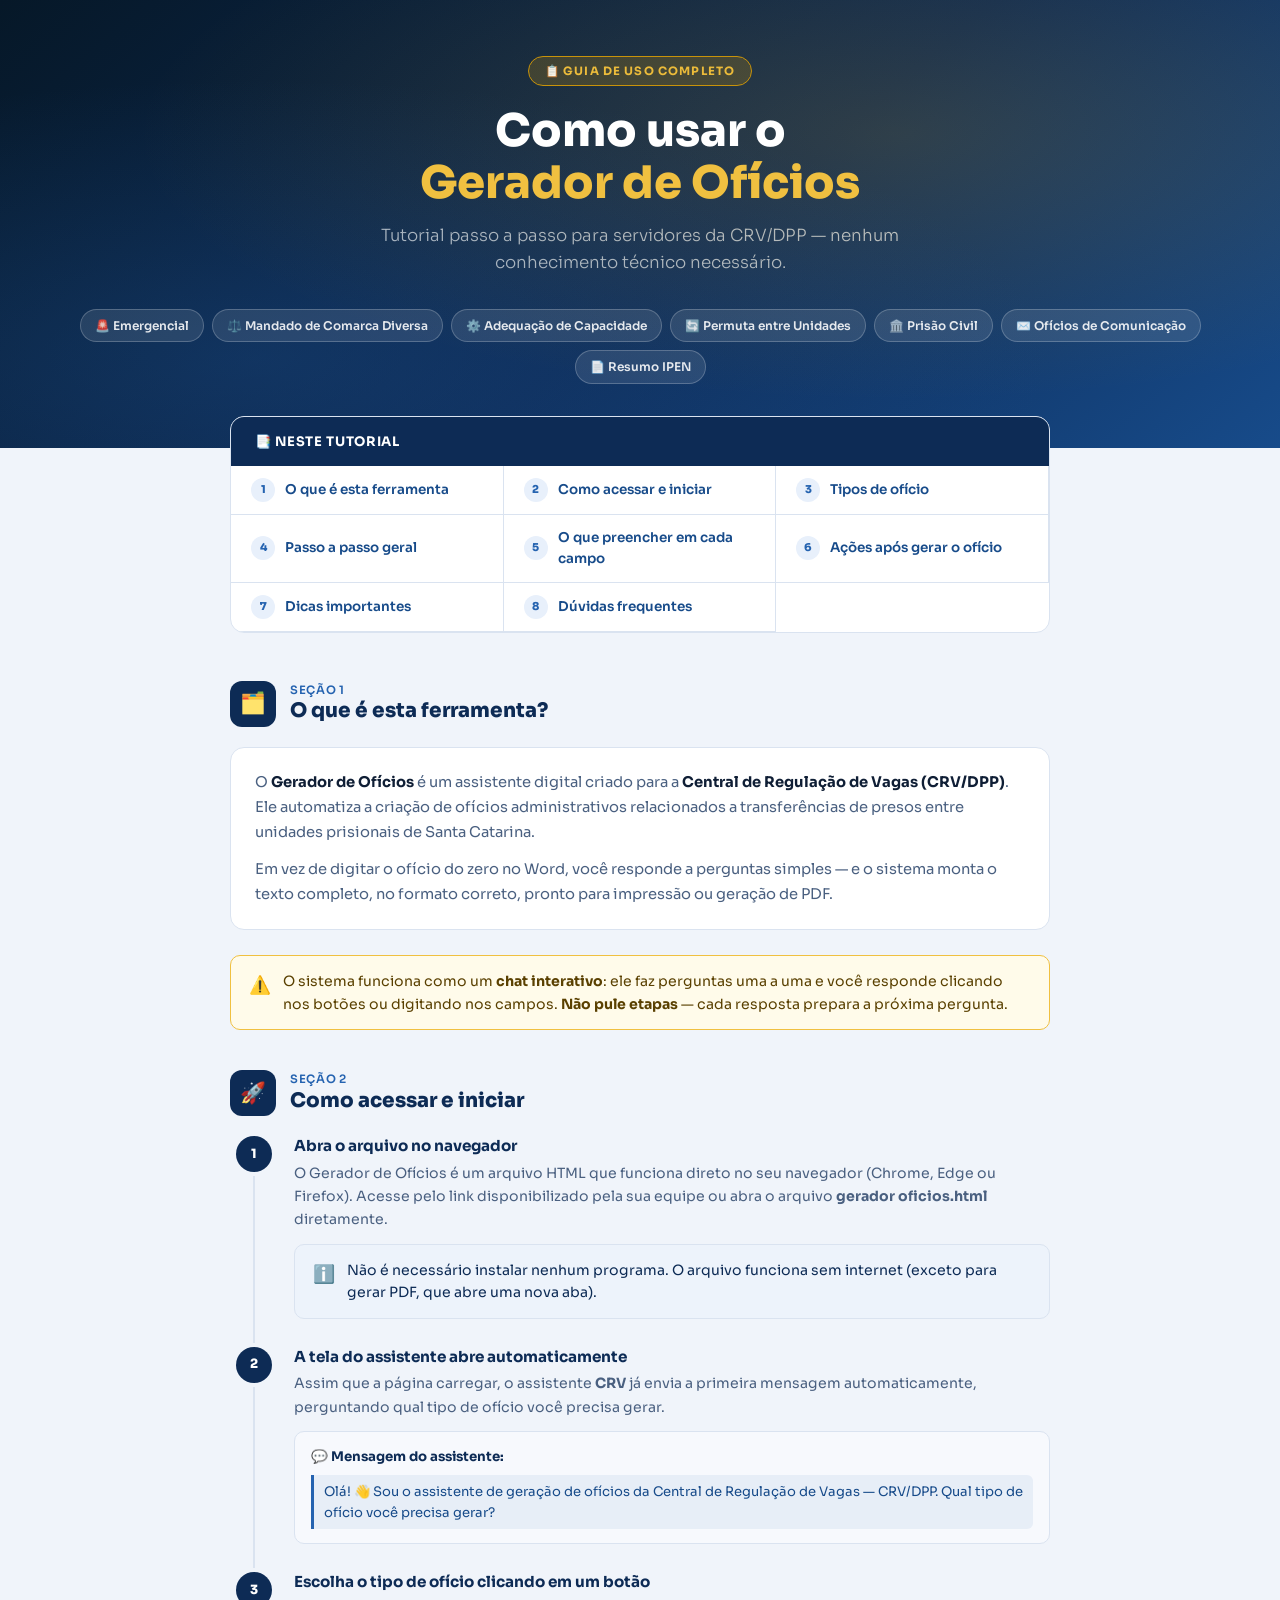
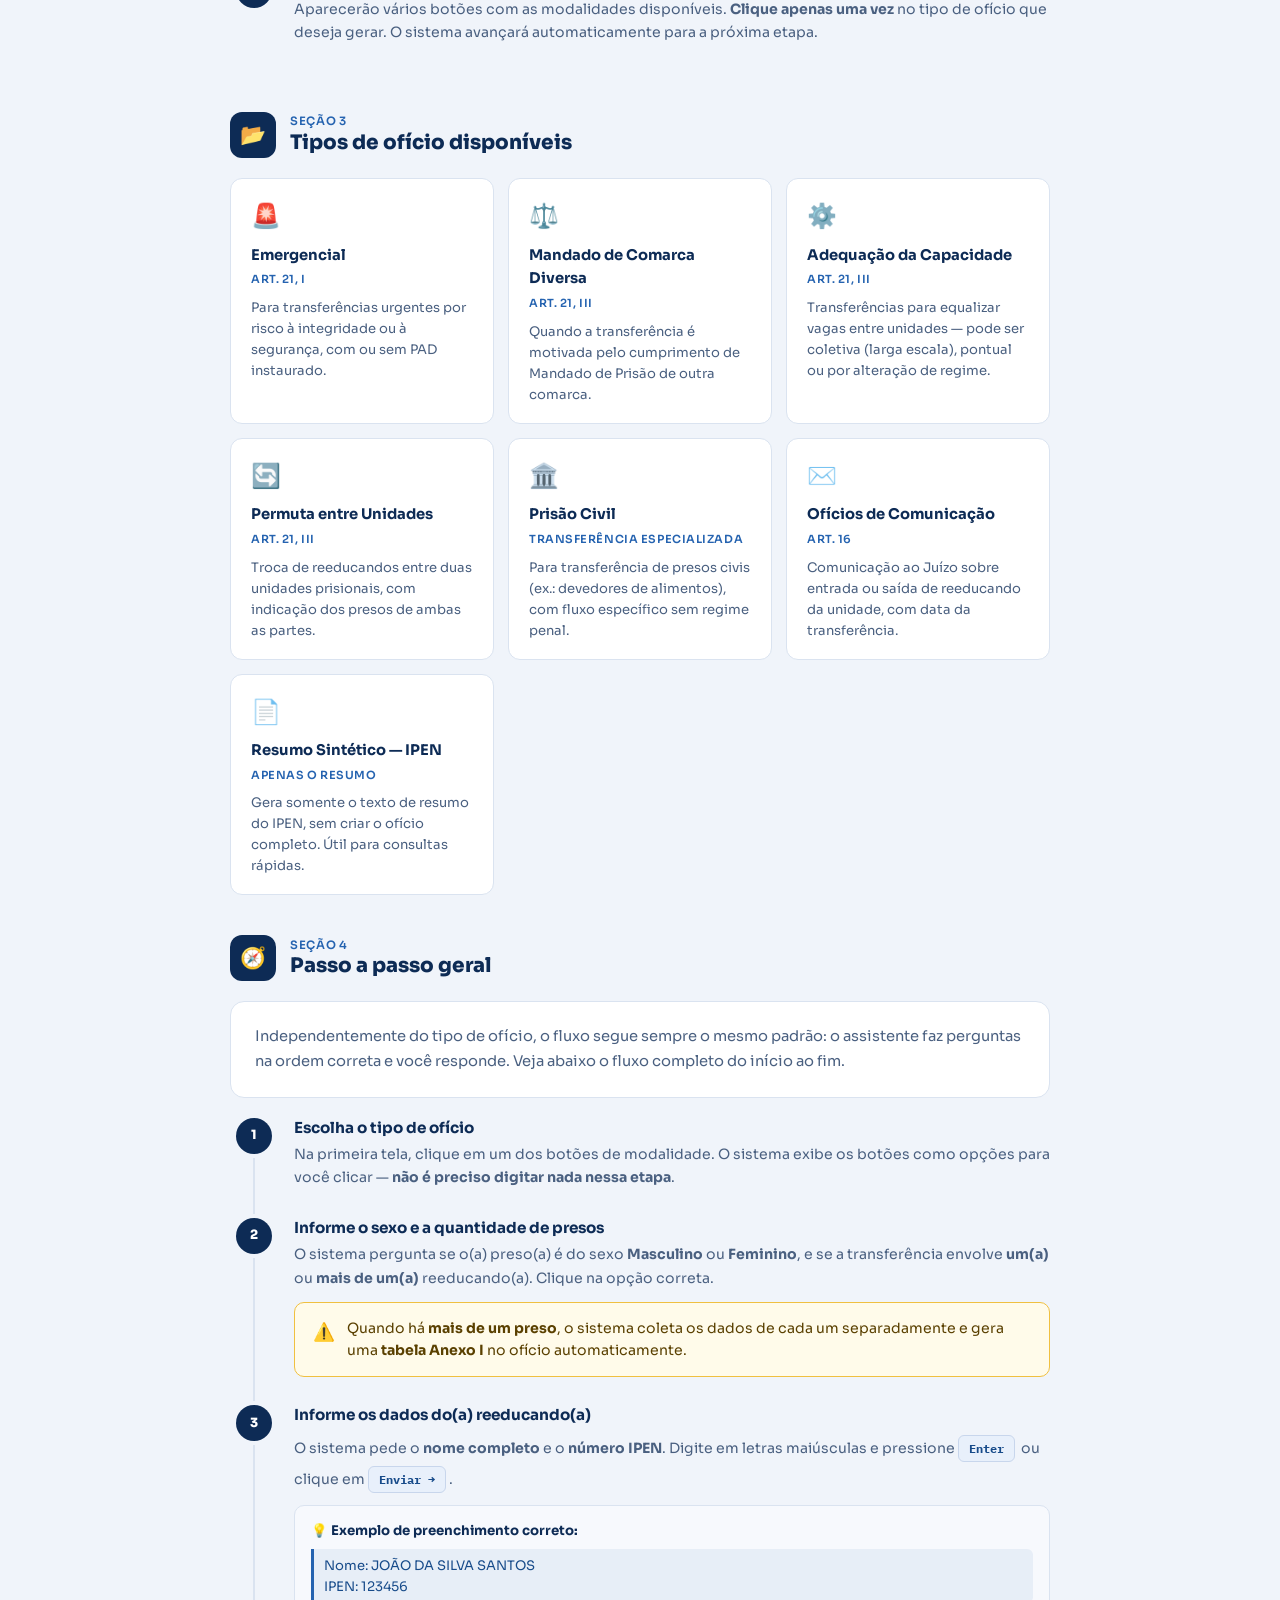
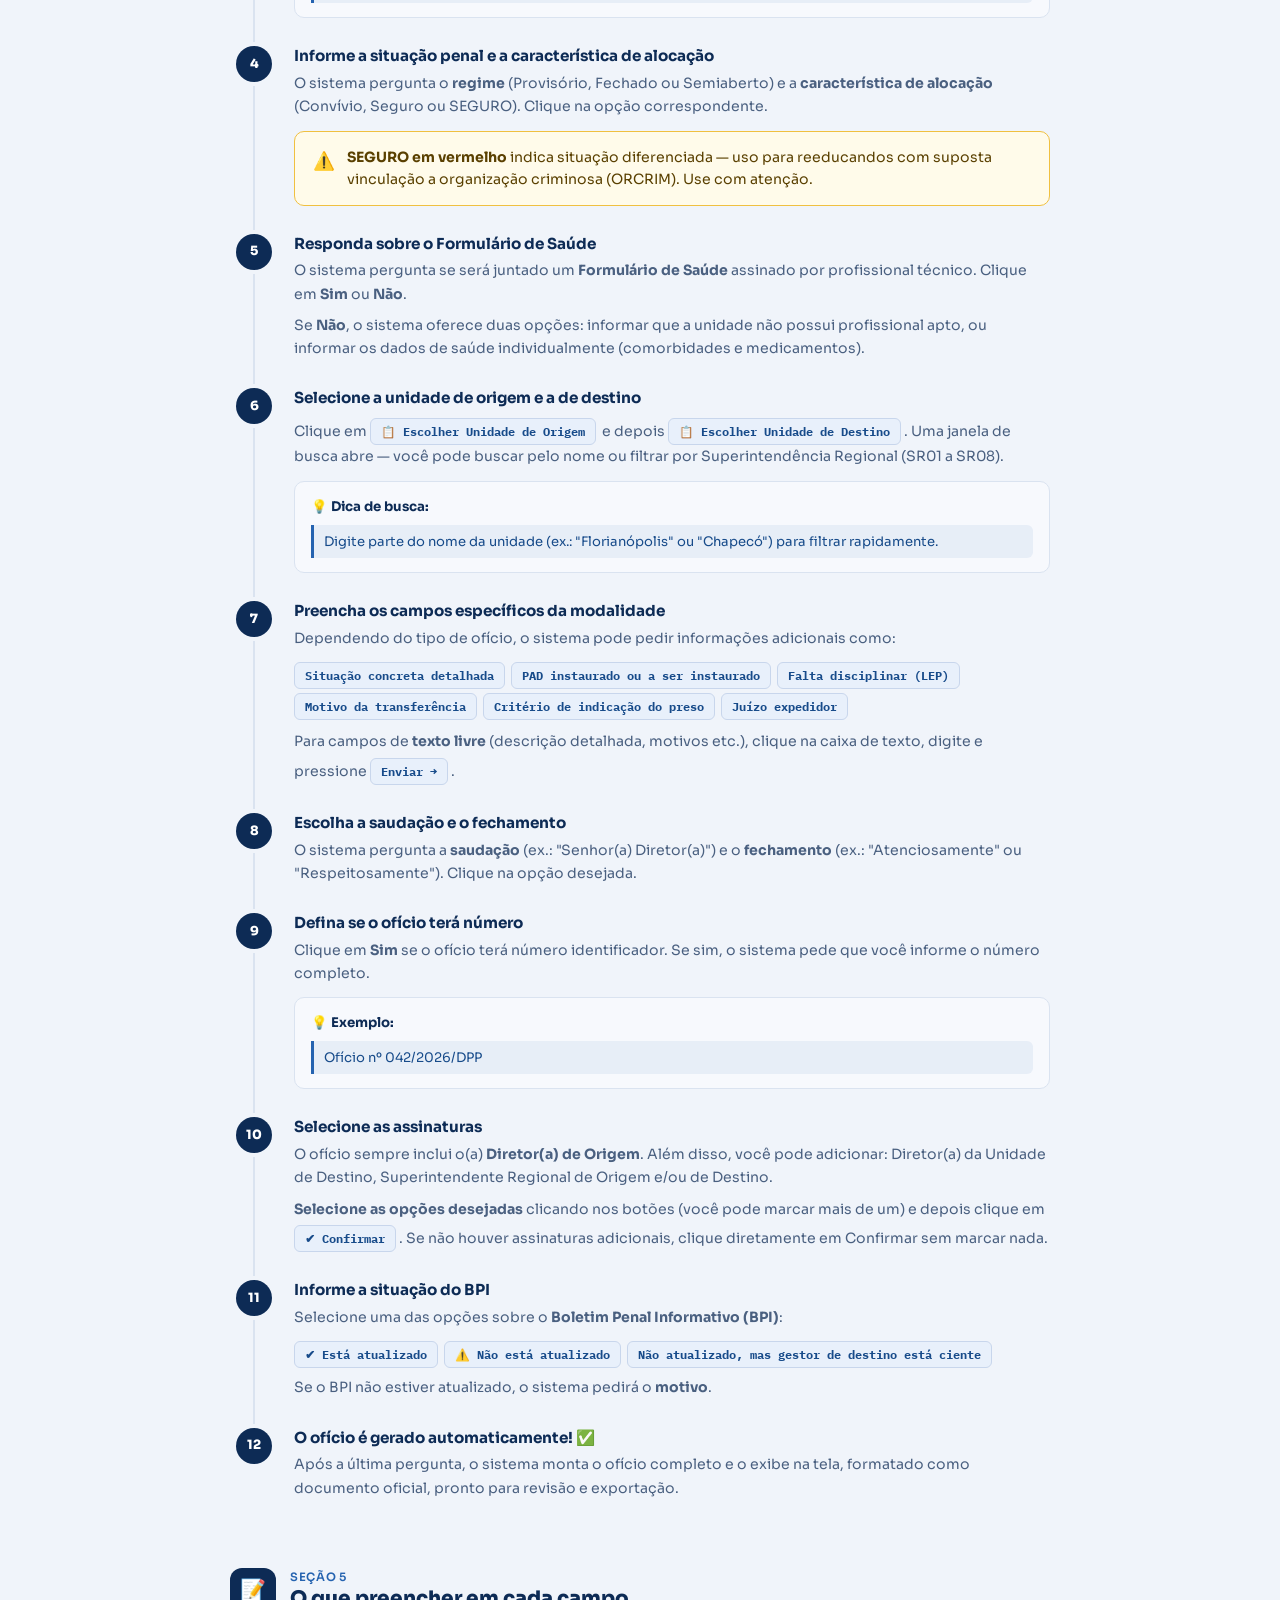
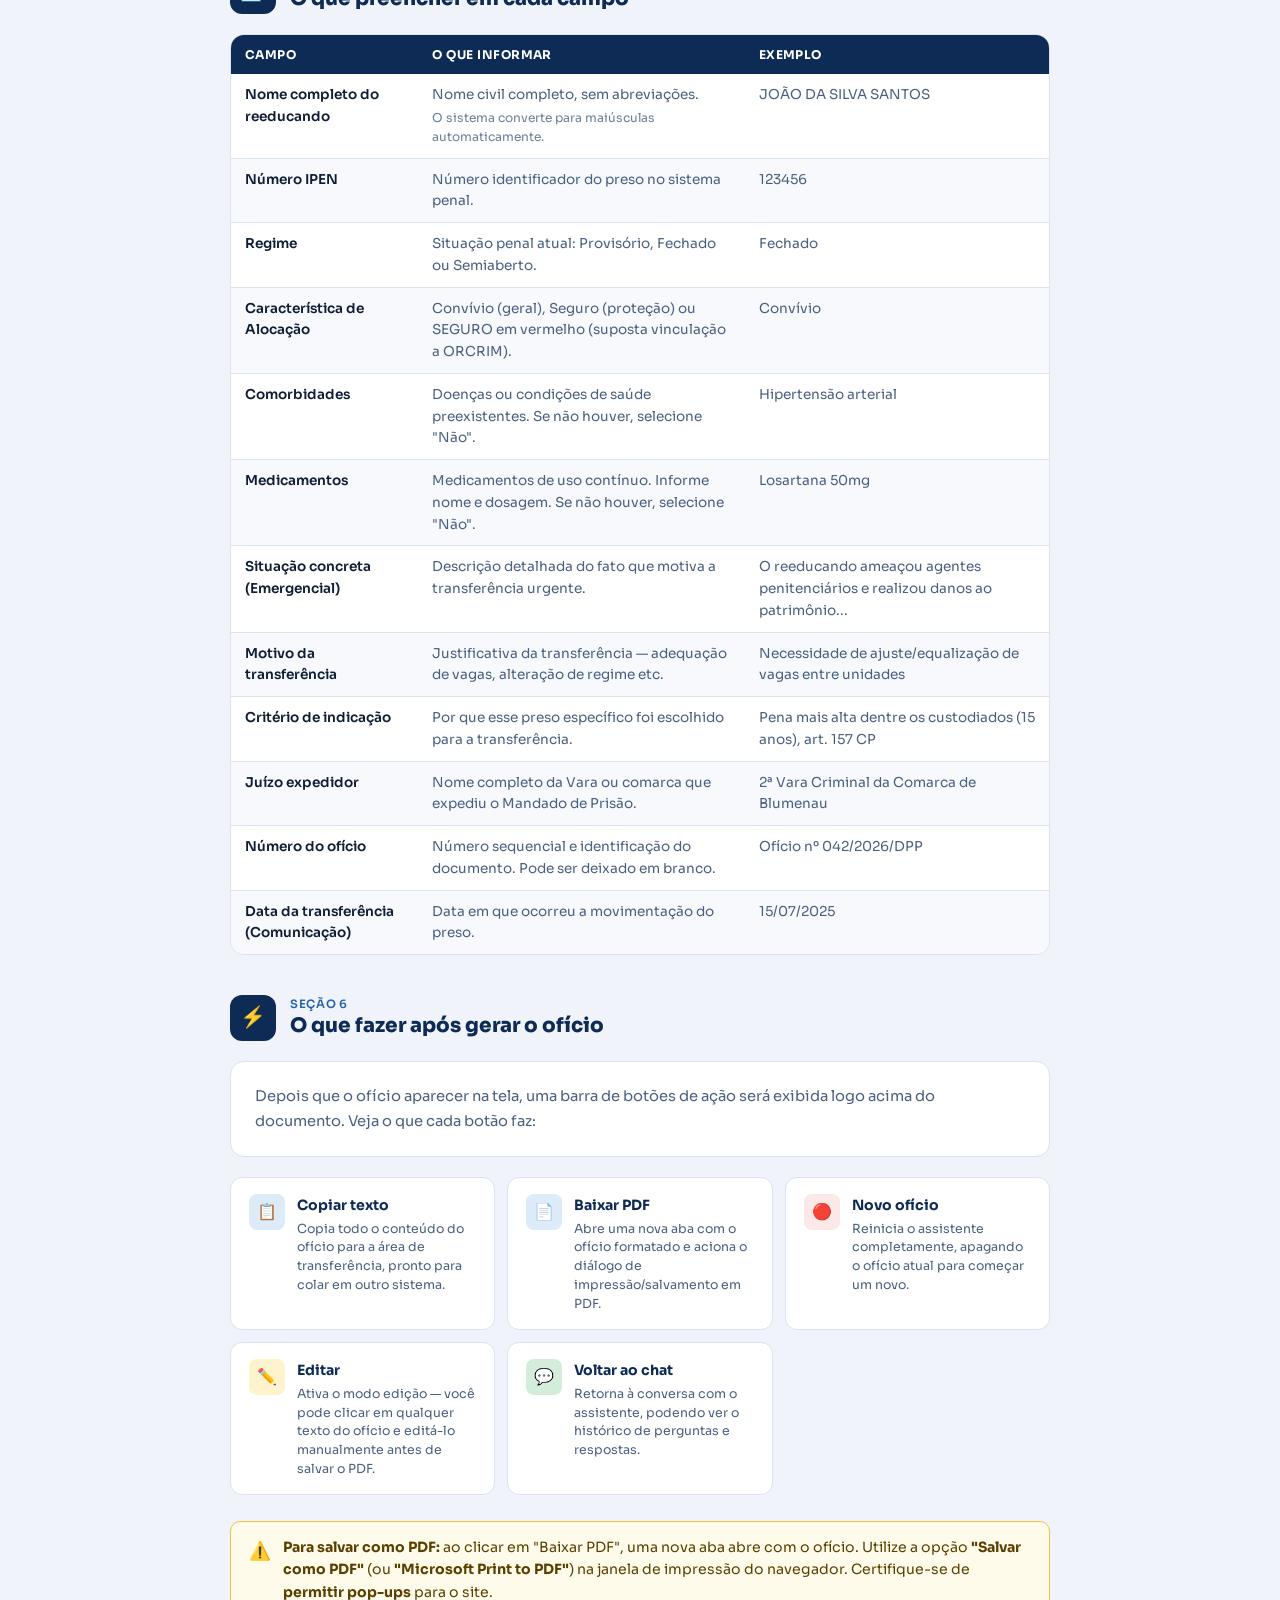
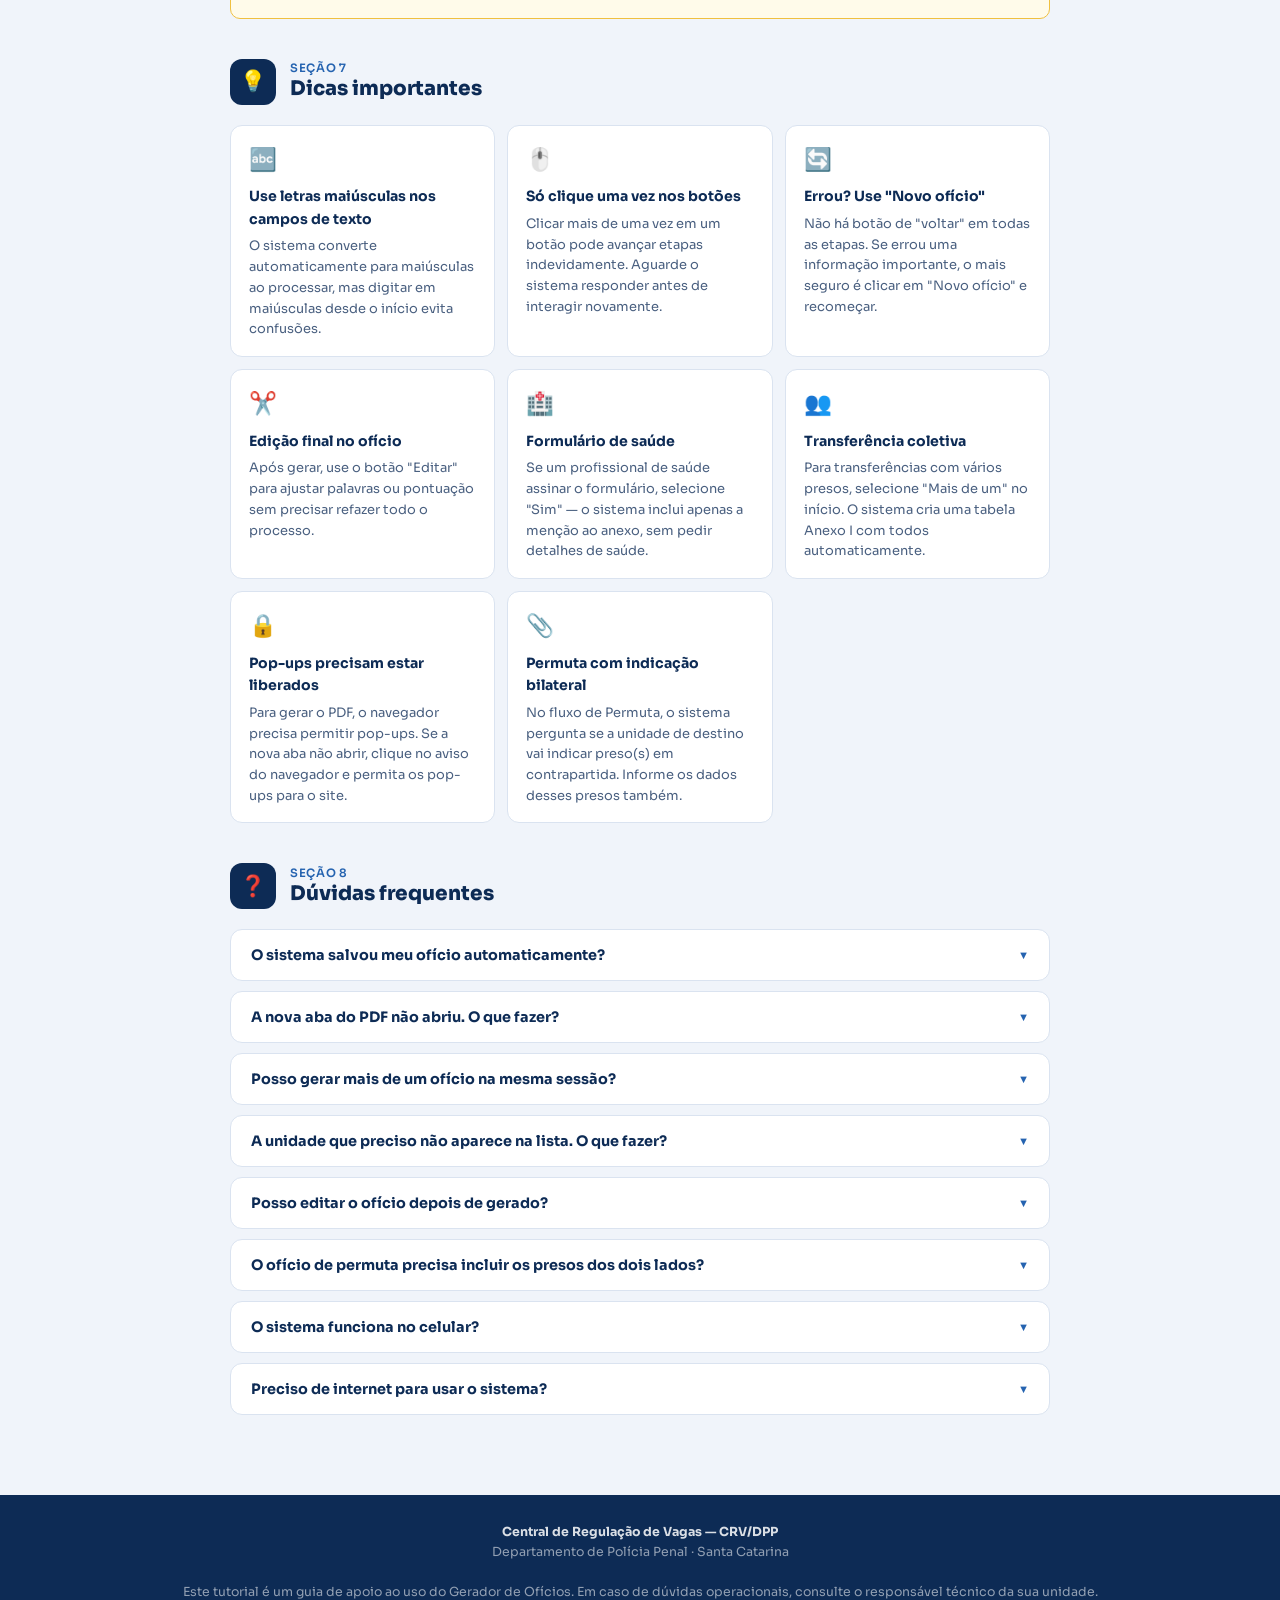
<file: guia_crv_dpp.html>
<!DOCTYPE html>
<html lang="pt-BR">
<head>
<meta charset="UTF-8">
<meta name="viewport" content="width=device-width, initial-scale=1.0">
<title>Tutorial — Gerador de Ofícios CRV/DPP</title>
<link href="https://fonts.googleapis.com/css2?family=IBM+Plex+Mono:wght@400;600&family=Sora:wght@300;400;600;700;800&display=swap" rel="stylesheet">
<style>
:root {
  --azul-escuro: #0d2b55;
  --azul-medio: #174b8a;
  --azul-claro: #2563b0;
  --ouro: #c8930a;
  --ouro-claro: #f0c040;
  --verde: #1a7a40;
  --bg: #f0f4fa;
  --bg-card: #ffffff;
  --texto: #0f1e35;
  --texto-sub: #4a6080;
  --borda: #dae3f0;
  --vermelho: #c0392b;
  --tag-bg: #e8f0fb;
  --tag-cor: #174b8a;
}

*, *::before, *::after { box-sizing: border-box; margin: 0; padding: 0; }

body {
  font-family: 'Sora', sans-serif;
  background: var(--bg);
  color: var(--texto);
  line-height: 1.6;
  -webkit-font-smoothing: antialiased;
}

/* ── HERO ── */
.hero {
  background: linear-gradient(140deg, #061828 0%, #0d2b55 55%, #174b8a 100%);
  padding: 56px 24px 64px;
  text-align: center;
  position: relative;
  overflow: hidden;
}
.hero::before {
  content: '';
  position: absolute;
  inset: 0;
  background: radial-gradient(ellipse at 70% 30%, rgba(200,147,10,0.18) 0%, transparent 60%),
              radial-gradient(ellipse at 20% 80%, rgba(37,99,176,0.25) 0%, transparent 55%);
  pointer-events: none;
}
.hero-badge {
  display: inline-block;
  background: rgba(200,147,10,0.22);
  border: 1.5px solid var(--ouro);
  color: var(--ouro-claro);
  font-size: .72rem;
  font-weight: 700;
  letter-spacing: .1em;
  text-transform: uppercase;
  padding: 5px 16px;
  border-radius: 30px;
  margin-bottom: 20px;
}
.hero h1 {
  font-size: clamp(1.7rem, 4vw, 2.8rem);
  font-weight: 800;
  color: #fff;
  line-height: 1.15;
  margin-bottom: 14px;
  position: relative;
}
.hero h1 span { color: var(--ouro-claro); }
.hero p {
  color: rgba(255,255,255,.72);
  font-size: clamp(.9rem, 2vw, 1.05rem);
  max-width: 560px;
  margin: 0 auto 32px;
  font-weight: 300;
}
.hero-chips {
  display: flex;
  flex-wrap: wrap;
  justify-content: center;
  gap: 8px;
  position: relative;
}
.hero-chip {
  background: rgba(255,255,255,.10);
  border: 1px solid rgba(255,255,255,.22);
  color: rgba(255,255,255,.88);
  font-size: .75rem;
  font-weight: 600;
  padding: 6px 14px;
  border-radius: 20px;
}

/* ── SUMÁRIO ── */
.sumario-wrap {
  max-width: 860px;
  margin: 0 auto;
  padding: 0 20px;
}
.sumario {
  background: var(--bg-card);
  border: 1.5px solid var(--borda);
  border-radius: 14px;
  margin: -32px auto 0;
  position: relative;
  z-index: 10;
  overflow: hidden;
}
.sum-head {
  background: var(--azul-escuro);
  padding: 14px 24px;
  display: flex;
  align-items: center;
  gap: 10px;
  color: #fff;
  font-size: .82rem;
  font-weight: 700;
  letter-spacing: .05em;
  text-transform: uppercase;
}
.sum-list {
  display: grid;
  grid-template-columns: repeat(auto-fill, minmax(220px, 1fr));
  gap: 0;
}
.sum-item {
  display: flex;
  align-items: center;
  gap: 10px;
  padding: 12px 20px;
  border-right: 1px solid var(--borda);
  border-bottom: 1px solid var(--borda);
  text-decoration: none;
  color: var(--azul-medio);
  font-size: .84rem;
  font-weight: 600;
  transition: background .15s;
}
.sum-item:hover { background: #edf3fb; }
.sum-num {
  width: 24px;
  height: 24px;
  background: var(--tag-bg);
  border-radius: 50%;
  display: flex;
  align-items: center;
  justify-content: center;
  font-size: .68rem;
  font-weight: 800;
  color: var(--azul-claro);
  flex-shrink: 0;
}

/* ── CORPO ── */
.corpo {
  max-width: 860px;
  margin: 0 auto;
  padding: 48px 20px 80px;
  display: flex;
  flex-direction: column;
  gap: 40px;
}

/* ── SEÇÃO ── */
.secao {
  scroll-margin-top: 24px;
}
.sec-header {
  display: flex;
  align-items: center;
  gap: 14px;
  margin-bottom: 20px;
}
.sec-icon {
  width: 46px;
  height: 46px;
  border-radius: 12px;
  background: var(--azul-escuro);
  display: flex;
  align-items: center;
  justify-content: center;
  font-size: 1.3rem;
  flex-shrink: 0;
}
.sec-title {
  font-size: 1.25rem;
  font-weight: 800;
  color: var(--azul-escuro);
  line-height: 1.2;
}
.sec-title span {
  display: block;
  font-size: .72rem;
  font-weight: 600;
  color: var(--azul-claro);
  letter-spacing: .06em;
  text-transform: uppercase;
  margin-bottom: 2px;
}

/* ── CARD ── */
.card {
  background: var(--bg-card);
  border: 1.5px solid var(--borda);
  border-radius: 14px;
  overflow: hidden;
}
.card-body { padding: 22px 24px; }
.card-body p { color: var(--texto-sub); font-size: .92rem; line-height: 1.7; }
.card-body p + p { margin-top: 12px; }
.card-body strong { color: var(--texto); font-weight: 700; }

/* ── DESTAQUE AMARELO ── */
.aviso {
  background: #fffbea;
  border: 1.5px solid #f0c040;
  border-radius: 10px;
  padding: 14px 18px;
  display: flex;
  gap: 12px;
  align-items: flex-start;
  font-size: .88rem;
  color: #5a4000;
  line-height: 1.6;
}
.aviso-ico { font-size: 1.1rem; flex-shrink: 0; margin-top: 1px; }

/* ── DESTAQUE AZUL ── */
.info {
  background: #edf3fb;
  border: 1.5px solid var(--borda);
  border-radius: 10px;
  padding: 14px 18px;
  display: flex;
  gap: 12px;
  align-items: flex-start;
  font-size: .88rem;
  color: var(--azul-escuro);
  line-height: 1.6;
}
.info-ico { font-size: 1.1rem; flex-shrink: 0; margin-top: 1px; }

/* ── PASSO A PASSO ── */
.passos { display: flex; flex-direction: column; gap: 0; }
.passo {
  display: flex;
  gap: 0;
  position: relative;
}
.passo-esq {
  display: flex;
  flex-direction: column;
  align-items: center;
  width: 48px;
  flex-shrink: 0;
}
.passo-num {
  width: 36px;
  height: 36px;
  border-radius: 50%;
  background: var(--azul-escuro);
  color: #fff;
  font-size: .8rem;
  font-weight: 800;
  display: flex;
  align-items: center;
  justify-content: center;
  flex-shrink: 0;
  z-index: 1;
  position: relative;
}
.passo-linha {
  width: 2px;
  flex: 1;
  background: var(--borda);
  margin: 4px 0;
}
.passo:last-child .passo-linha { display: none; }
.passo-corpo {
  flex: 1;
  padding: 0 0 28px 16px;
}
.passo-corpo h4 {
  font-size: .95rem;
  font-weight: 700;
  color: var(--azul-escuro);
  margin-bottom: 6px;
  line-height: 1.3;
}
.passo-corpo p {
  font-size: .88rem;
  color: var(--texto-sub);
  line-height: 1.65;
}
.passo-corpo p + p { margin-top: 8px; }
.passo-corpo .tag-ui {
  display: inline-block;
  background: var(--tag-bg);
  color: var(--tag-cor);
  font-size: .73rem;
  font-weight: 700;
  padding: 3px 10px;
  border-radius: 6px;
  margin: 4px 3px 0 0;
  font-family: 'IBM Plex Mono', monospace;
  border: 1px solid #c8d6ec;
}
.passo-corpo .screen {
  margin-top: 12px;
  background: #f7f9fd;
  border: 1.5px solid var(--borda);
  border-radius: 10px;
  padding: 14px 16px;
  font-size: .83rem;
  color: var(--texto-sub);
}
.passo-corpo .screen strong { color: var(--azul-escuro); }
.passo-corpo .screen em {
  display: block;
  font-style: normal;
  background: rgba(37,99,176,.08);
  border-left: 3px solid var(--azul-claro);
  padding: 6px 10px;
  border-radius: 0 6px 6px 0;
  margin-top: 8px;
  font-size: .82rem;
  color: var(--azul-medio);
}

/* ── MODALIDADES ── */
.grid-mod {
  display: grid;
  grid-template-columns: repeat(auto-fill, minmax(260px, 1fr));
  gap: 14px;
}
.mod-card {
  background: var(--bg-card);
  border: 1.5px solid var(--borda);
  border-radius: 12px;
  padding: 18px 20px;
  transition: box-shadow .18s, border-color .18s;
}
.mod-card:hover { box-shadow: 0 4px 18px rgba(13,43,85,.10); border-color: var(--azul-claro); }
.mod-card-ico { font-size: 1.5rem; margin-bottom: 8px; display: block; }
.mod-card h4 { font-size: .92rem; font-weight: 700; color: var(--azul-escuro); margin-bottom: 4px; }
.mod-card .art { font-size: .7rem; font-weight: 600; color: var(--azul-claro); text-transform: uppercase; letter-spacing: .05em; margin-bottom: 8px; }
.mod-card p { font-size: .82rem; color: var(--texto-sub); line-height: 1.6; }

/* ── TABELA CAMPOS ── */
.tabela-campos {
  width: 100%;
  border-collapse: collapse;
  font-size: .85rem;
}
.tabela-campos th {
  background: var(--azul-escuro);
  color: #fff;
  padding: 10px 14px;
  text-align: left;
  font-size: .75rem;
  font-weight: 700;
  letter-spacing: .04em;
  text-transform: uppercase;
}
.tabela-campos td {
  padding: 10px 14px;
  border-bottom: 1px solid var(--borda);
  color: var(--texto-sub);
  vertical-align: top;
}
.tabela-campos tr:last-child td { border-bottom: none; }
.tabela-campos tr:nth-child(even) td { background: #f7f9fd; }
.tabela-campos td:first-child { font-weight: 600; color: var(--texto); }
.tabela-campos .obs { font-size: .76rem; color: #6a7f99; margin-top: 3px; }

/* ── ACOES FINAIS ── */
.acoes-grid {
  display: grid;
  grid-template-columns: repeat(auto-fill, minmax(200px, 1fr));
  gap: 12px;
}
.acao-card {
  background: var(--bg-card);
  border: 1.5px solid var(--borda);
  border-radius: 12px;
  padding: 16px 18px;
  display: flex;
  gap: 12px;
  align-items: flex-start;
}
.acao-ico {
  width: 36px;
  height: 36px;
  border-radius: 8px;
  display: flex;
  align-items: center;
  justify-content: center;
  font-size: 1rem;
  flex-shrink: 0;
}
.acao-ico.azul { background: #ddeaf8; }
.acao-ico.verde { background: #d4edda; }
.acao-ico.ouro { background: #fff3cd; }
.acao-ico.roxo { background: #ede7f6; }
.acao-ico.vermelho { background: #fde8e8; }
.acao-txt h5 { font-size: .88rem; font-weight: 700; color: var(--azul-escuro); margin-bottom: 3px; }
.acao-txt p { font-size: .78rem; color: var(--texto-sub); line-height: 1.5; }

/* ── FAQ ── */
.faq { display: flex; flex-direction: column; gap: 10px; }
.faq-item {
  background: var(--bg-card);
  border: 1.5px solid var(--borda);
  border-radius: 12px;
  overflow: hidden;
}
.faq-q {
  width: 100%;
  background: none;
  border: none;
  padding: 16px 20px;
  display: flex;
  justify-content: space-between;
  align-items: center;
  cursor: pointer;
  text-align: left;
  font-family: 'Sora', sans-serif;
  font-size: .9rem;
  font-weight: 700;
  color: var(--azul-escuro);
  gap: 12px;
}
.faq-q .arr { font-size: .7rem; transition: transform .2s; flex-shrink: 0; color: var(--azul-claro); }
.faq-item.open .faq-q .arr { transform: rotate(180deg); }
.faq-a {
  display: none;
  padding: 0 20px 16px;
  font-size: .86rem;
  color: var(--texto-sub);
  line-height: 1.7;
  border-top: 1px solid var(--borda);
}
.faq-item.open .faq-a { display: block; }

/* ── DICAS IMPORTANTES ── */
.dicas-grid {
  display: grid;
  grid-template-columns: repeat(auto-fill, minmax(240px, 1fr));
  gap: 12px;
}
.dica {
  background: var(--bg-card);
  border: 1.5px solid var(--borda);
  border-radius: 12px;
  padding: 16px 18px;
}
.dica-ico { font-size: 1.4rem; margin-bottom: 8px; display: block; }
.dica h5 { font-size: .88rem; font-weight: 700; color: var(--azul-escuro); margin-bottom: 6px; }
.dica p { font-size: .81rem; color: var(--texto-sub); line-height: 1.6; }

/* ── RODAPÉ ── */
.rodape {
  background: var(--azul-escuro);
  color: rgba(255,255,255,.55);
  text-align: center;
  padding: 28px 20px;
  font-size: .78rem;
}
.rodape strong { color: rgba(255,255,255,.85); font-weight: 700; }

/* ── RESPONSIVO ── */
@media (max-width: 600px) {
  .sum-list { grid-template-columns: 1fr 1fr; }
  .grid-mod { grid-template-columns: 1fr; }
  .acoes-grid { grid-template-columns: 1fr 1fr; }
  .dicas-grid { grid-template-columns: 1fr; }
}
</style>
</head>
<body>

<!-- HERO -->
<section class="hero">
  <div class="hero-badge">📋 Guia de Uso Completo</div>
  <h1>Como usar o<br><span>Gerador de Ofícios</span></h1>
  <p>Tutorial passo a passo para servidores da CRV/DPP — nenhum conhecimento técnico necessário.</p>
  <div class="hero-chips">
    <span class="hero-chip">🚨 Emergencial</span>
    <span class="hero-chip">⚖️ Mandado de Comarca Diversa</span>
    <span class="hero-chip">⚙️ Adequação de Capacidade</span>
    <span class="hero-chip">🔄 Permuta entre Unidades</span>
    <span class="hero-chip">🏛️ Prisão Civil</span>
    <span class="hero-chip">✉️ Ofícios de Comunicação</span>
    <span class="hero-chip">📄 Resumo IPEN</span>
  </div>
</section>

<!-- SUMÁRIO -->
<div class="sumario-wrap">
  <nav class="sumario">
    <div class="sum-head">📑 Neste tutorial</div>
    <div class="sum-list">
      <a href="#sec-o-que-e" class="sum-item"><span class="sum-num">1</span> O que é esta ferramenta</a>
      <a href="#sec-inicio" class="sum-item"><span class="sum-num">2</span> Como acessar e iniciar</a>
      <a href="#sec-modalidades" class="sum-item"><span class="sum-num">3</span> Tipos de ofício</a>
      <a href="#sec-passo-a-passo" class="sum-item"><span class="sum-num">4</span> Passo a passo geral</a>
      <a href="#sec-campos" class="sum-item"><span class="sum-num">5</span> O que preencher em cada campo</a>
      <a href="#sec-acoes" class="sum-item"><span class="sum-num">6</span> Ações após gerar o ofício</a>
      <a href="#sec-dicas" class="sum-item"><span class="sum-num">7</span> Dicas importantes</a>
      <a href="#sec-faq" class="sum-item"><span class="sum-num">8</span> Dúvidas frequentes</a>
    </div>
  </nav>
</div>

<!-- CORPO -->
<main class="corpo">

  <!-- 1. O QUE É -->
  <section class="secao" id="sec-o-que-e">
    <div class="sec-header">
      <div class="sec-icon">🗂️</div>
      <div class="sec-title">
        <span>Seção 1</span>
        O que é esta ferramenta?
      </div>
    </div>
    <div class="card">
      <div class="card-body">
        <p>O <strong>Gerador de Ofícios</strong> é um assistente digital criado para a <strong>Central de Regulação de Vagas (CRV/DPP)</strong>. Ele automatiza a criação de ofícios administrativos relacionados a transferências de presos entre unidades prisionais de Santa Catarina.</p>
        <p>Em vez de digitar o ofício do zero no Word, você responde a perguntas simples — e o sistema monta o texto completo, no formato correto, pronto para impressão ou geração de PDF.</p>
      </div>
    </div>
    <br>
    <div class="aviso">
      <span class="aviso-ico">⚠️</span>
      <div>O sistema funciona como um <strong>chat interativo</strong>: ele faz perguntas uma a uma e você responde clicando nos botões ou digitando nos campos. <strong>Não pule etapas</strong> — cada resposta prepara a próxima pergunta.</div>
    </div>
  </section>

  <!-- 2. COMO ACESSAR -->
  <section class="secao" id="sec-inicio">
    <div class="sec-header">
      <div class="sec-icon">🚀</div>
      <div class="sec-title">
        <span>Seção 2</span>
        Como acessar e iniciar
      </div>
    </div>
    <div class="passos">
      <div class="passo">
        <div class="passo-esq">
          <div class="passo-num">1</div>
          <div class="passo-linha"></div>
        </div>
        <div class="passo-corpo">
          <h4>Abra o arquivo no navegador</h4>
          <p>O Gerador de Ofícios é um arquivo HTML que funciona direto no seu navegador (Chrome, Edge ou Firefox). Acesse pelo link disponibilizado pela sua equipe ou abra o arquivo <strong>gerador oficios.html</strong> diretamente.</p>
          <div class="info" style="margin-top:12px">
            <span class="info-ico">ℹ️</span>
            <span>Não é necessário instalar nenhum programa. O arquivo funciona sem internet (exceto para gerar PDF, que abre uma nova aba).</span>
          </div>
        </div>
      </div>
      <div class="passo">
        <div class="passo-esq">
          <div class="passo-num">2</div>
          <div class="passo-linha"></div>
        </div>
        <div class="passo-corpo">
          <h4>A tela do assistente abre automaticamente</h4>
          <p>Assim que a página carregar, o assistente <strong>CRV</strong> já envia a primeira mensagem automaticamente, perguntando qual tipo de ofício você precisa gerar.</p>
          <div class="screen">
            <strong>💬 Mensagem do assistente:</strong>
            <em>Olá! 👋 Sou o assistente de geração de ofícios da Central de Regulação de Vagas — CRV/DPP. Qual tipo de ofício você precisa gerar?</em>
          </div>
        </div>
      </div>
      <div class="passo">
        <div class="passo-esq">
          <div class="passo-num">3</div>
          <div class="passo-linha"></div>
        </div>
        <div class="passo-corpo">
          <h4>Escolha o tipo de ofício clicando em um botão</h4>
          <p>Aparecerão vários botões com as modalidades disponíveis. <strong>Clique apenas uma vez</strong> no tipo de ofício que deseja gerar. O sistema avançará automaticamente para a próxima etapa.</p>
        </div>
      </div>
    </div>
  </section>

  <!-- 3. MODALIDADES -->
  <section class="secao" id="sec-modalidades">
    <div class="sec-header">
      <div class="sec-icon">📂</div>
      <div class="sec-title">
        <span>Seção 3</span>
        Tipos de ofício disponíveis
      </div>
    </div>
    <div class="grid-mod">
      <div class="mod-card">
        <span class="mod-card-ico">🚨</span>
        <h4>Emergencial</h4>
        <div class="art">Art. 21, I</div>
        <p>Para transferências urgentes por risco à integridade ou à segurança, com ou sem PAD instaurado.</p>
      </div>
      <div class="mod-card">
        <span class="mod-card-ico">⚖️</span>
        <h4>Mandado de Comarca Diversa</h4>
        <div class="art">Art. 21, III</div>
        <p>Quando a transferência é motivada pelo cumprimento de Mandado de Prisão de outra comarca.</p>
      </div>
      <div class="mod-card">
        <span class="mod-card-ico">⚙️</span>
        <h4>Adequação da Capacidade</h4>
        <div class="art">Art. 21, III</div>
        <p>Transferências para equalizar vagas entre unidades — pode ser coletiva (larga escala), pontual ou por alteração de regime.</p>
      </div>
      <div class="mod-card">
        <span class="mod-card-ico">🔄</span>
        <h4>Permuta entre Unidades</h4>
        <div class="art">Art. 21, III</div>
        <p>Troca de reeducandos entre duas unidades prisionais, com indicação dos presos de ambas as partes.</p>
      </div>
      <div class="mod-card">
        <span class="mod-card-ico">🏛️</span>
        <h4>Prisão Civil</h4>
        <div class="art">Transferência especializada</div>
        <p>Para transferência de presos civis (ex.: devedores de alimentos), com fluxo específico sem regime penal.</p>
      </div>
      <div class="mod-card">
        <span class="mod-card-ico">✉️</span>
        <h4>Ofícios de Comunicação</h4>
        <div class="art">Art. 16</div>
        <p>Comunicação ao Juízo sobre entrada ou saída de reeducando da unidade, com data da transferência.</p>
      </div>
      <div class="mod-card">
        <span class="mod-card-ico">📄</span>
        <h4>Resumo Sintético — IPEN</h4>
        <div class="art">Apenas o resumo</div>
        <p>Gera somente o texto de resumo do IPEN, sem criar o ofício completo. Útil para consultas rápidas.</p>
      </div>
    </div>
  </section>

  <!-- 4. PASSO A PASSO GERAL -->
  <section class="secao" id="sec-passo-a-passo">
    <div class="sec-header">
      <div class="sec-icon">🧭</div>
      <div class="sec-title">
        <span>Seção 4</span>
        Passo a passo geral
      </div>
    </div>
    <div class="card" style="margin-bottom:20px">
      <div class="card-body">
        <p>Independentemente do tipo de ofício, o fluxo segue sempre o mesmo padrão: o assistente faz perguntas na ordem correta e você responde. Veja abaixo o fluxo completo do início ao fim.</p>
      </div>
    </div>
    <div class="passos">
      <div class="passo">
        <div class="passo-esq">
          <div class="passo-num">1</div>
          <div class="passo-linha"></div>
        </div>
        <div class="passo-corpo">
          <h4>Escolha o tipo de ofício</h4>
          <p>Na primeira tela, clique em um dos botões de modalidade. O sistema exibe os botões como opções para você clicar — <strong>não é preciso digitar nada nessa etapa</strong>.</p>
        </div>
      </div>
      <div class="passo">
        <div class="passo-esq">
          <div class="passo-num">2</div>
          <div class="passo-linha"></div>
        </div>
        <div class="passo-corpo">
          <h4>Informe o sexo e a quantidade de presos</h4>
          <p>O sistema pergunta se o(a) preso(a) é do sexo <strong>Masculino</strong> ou <strong>Feminino</strong>, e se a transferência envolve <strong>um(a)</strong> ou <strong>mais de um(a)</strong> reeducando(a). Clique na opção correta.</p>
          <div class="aviso" style="margin-top:12px">
            <span class="aviso-ico">⚠️</span>
            <span>Quando há <strong>mais de um preso</strong>, o sistema coleta os dados de cada um separadamente e gera uma <strong>tabela Anexo I</strong> no ofício automaticamente.</span>
          </div>
        </div>
      </div>
      <div class="passo">
        <div class="passo-esq">
          <div class="passo-num">3</div>
          <div class="passo-linha"></div>
        </div>
        <div class="passo-corpo">
          <h4>Informe os dados do(a) reeducando(a)</h4>
          <p>O sistema pede o <strong>nome completo</strong> e o <strong>número IPEN</strong>. Digite em letras maiúsculas e pressione <span class="tag-ui">Enter</span> ou clique em <span class="tag-ui">Enviar →</span>.</p>
          <div class="screen">
            <strong>💡 Exemplo de preenchimento correto:</strong>
            <em>Nome: JOÃO DA SILVA SANTOS<br>IPEN: 123456</em>
          </div>
        </div>
      </div>
      <div class="passo">
        <div class="passo-esq">
          <div class="passo-num">4</div>
          <div class="passo-linha"></div>
        </div>
        <div class="passo-corpo">
          <h4>Informe a situação penal e a característica de alocação</h4>
          <p>O sistema pergunta o <strong>regime</strong> (Provisório, Fechado ou Semiaberto) e a <strong>característica de alocação</strong> (Convívio, Seguro ou SEGURO). Clique na opção correspondente.</p>
          <div class="aviso" style="margin-top:12px">
            <span class="aviso-ico">⚠️</span>
            <span><strong>SEGURO em vermelho</strong> indica situação diferenciada — uso para reeducandos com suposta vinculação a organização criminosa (ORCRIM). Use com atenção.</span>
          </div>
        </div>
      </div>
      <div class="passo">
        <div class="passo-esq">
          <div class="passo-num">5</div>
          <div class="passo-linha"></div>
        </div>
        <div class="passo-corpo">
          <h4>Responda sobre o Formulário de Saúde</h4>
          <p>O sistema pergunta se será juntado um <strong>Formulário de Saúde</strong> assinado por profissional técnico. Clique em <strong>Sim</strong> ou <strong>Não</strong>.</p>
          <p>Se <strong>Não</strong>, o sistema oferece duas opções: informar que a unidade não possui profissional apto, ou informar os dados de saúde individualmente (comorbidades e medicamentos).</p>
        </div>
      </div>
      <div class="passo">
        <div class="passo-esq">
          <div class="passo-num">6</div>
          <div class="passo-linha"></div>
        </div>
        <div class="passo-corpo">
          <h4>Selecione a unidade de origem e a de destino</h4>
          <p>Clique em <span class="tag-ui">📋 Escolher Unidade de Origem</span> e depois <span class="tag-ui">📋 Escolher Unidade de Destino</span>. Uma janela de busca abre — você pode buscar pelo nome ou filtrar por Superintendência Regional (SR01 a SR08).</p>
          <div class="screen">
            <strong>💡 Dica de busca:</strong>
            <em>Digite parte do nome da unidade (ex.: "Florianópolis" ou "Chapecó") para filtrar rapidamente.</em>
          </div>
        </div>
      </div>
      <div class="passo">
        <div class="passo-esq">
          <div class="passo-num">7</div>
          <div class="passo-linha"></div>
        </div>
        <div class="passo-corpo">
          <h4>Preencha os campos específicos da modalidade</h4>
          <p>Dependendo do tipo de ofício, o sistema pode pedir informações adicionais como:</p>
          <p>
            <span class="tag-ui">Situação concreta detalhada</span>
            <span class="tag-ui">PAD instaurado ou a ser instaurado</span>
            <span class="tag-ui">Falta disciplinar (LEP)</span>
            <span class="tag-ui">Motivo da transferência</span>
            <span class="tag-ui">Critério de indicação do preso</span>
            <span class="tag-ui">Juízo expedidor</span>
          </p>
          <p style="margin-top:10px">Para campos de <strong>texto livre</strong> (descrição detalhada, motivos etc.), clique na caixa de texto, digite e pressione <span class="tag-ui">Enviar →</span>.</p>
        </div>
      </div>
      <div class="passo">
        <div class="passo-esq">
          <div class="passo-num">8</div>
          <div class="passo-linha"></div>
        </div>
        <div class="passo-corpo">
          <h4>Escolha a saudação e o fechamento</h4>
          <p>O sistema pergunta a <strong>saudação</strong> (ex.: "Senhor(a) Diretor(a)") e o <strong>fechamento</strong> (ex.: "Atenciosamente" ou "Respeitosamente"). Clique na opção desejada.</p>
        </div>
      </div>
      <div class="passo">
        <div class="passo-esq">
          <div class="passo-num">9</div>
          <div class="passo-linha"></div>
        </div>
        <div class="passo-corpo">
          <h4>Defina se o ofício terá número</h4>
          <p>Clique em <strong>Sim</strong> se o ofício terá número identificador. Se sim, o sistema pede que você informe o número completo.</p>
          <div class="screen">
            <strong>💡 Exemplo:</strong>
            <em>Ofício nº 042/2026/DPP</em>
          </div>
        </div>
      </div>
      <div class="passo">
        <div class="passo-esq">
          <div class="passo-num">10</div>
          <div class="passo-linha"></div>
        </div>
        <div class="passo-corpo">
          <h4>Selecione as assinaturas</h4>
          <p>O ofício sempre inclui o(a) <strong>Diretor(a) de Origem</strong>. Além disso, você pode adicionar: Diretor(a) da Unidade de Destino, Superintendente Regional de Origem e/ou de Destino.</p>
          <p><strong>Selecione as opções desejadas</strong> clicando nos botões (você pode marcar mais de um) e depois clique em <span class="tag-ui">✔ Confirmar</span>. Se não houver assinaturas adicionais, clique diretamente em Confirmar sem marcar nada.</p>
        </div>
      </div>
      <div class="passo">
        <div class="passo-esq">
          <div class="passo-num">11</div>
          <div class="passo-linha"></div>
        </div>
        <div class="passo-corpo">
          <h4>Informe a situação do BPI</h4>
          <p>Selecione uma das opções sobre o <strong>Boletim Penal Informativo (BPI)</strong>:</p>
          <p>
            <span class="tag-ui">✔ Está atualizado</span>
            <span class="tag-ui">⚠️ Não está atualizado</span>
            <span class="tag-ui">Não atualizado, mas gestor de destino está ciente</span>
          </p>
          <p style="margin-top:8px">Se o BPI não estiver atualizado, o sistema pedirá o <strong>motivo</strong>.</p>
        </div>
      </div>
      <div class="passo">
        <div class="passo-esq">
          <div class="passo-num">12</div>
          <div class="passo-linha"></div>
        </div>
        <div class="passo-corpo">
          <h4>O ofício é gerado automaticamente! ✅</h4>
          <p>Após a última pergunta, o sistema monta o ofício completo e o exibe na tela, formatado como documento oficial, pronto para revisão e exportação.</p>
        </div>
      </div>
    </div>
  </section>

  <!-- 5. O QUE PREENCHER EM CADA CAMPO -->
  <section class="secao" id="sec-campos">
    <div class="sec-header">
      <div class="sec-icon">📝</div>
      <div class="sec-title">
        <span>Seção 5</span>
        O que preencher em cada campo
      </div>
    </div>
    <div class="card">
      <div style="overflow-x:auto">
        <table class="tabela-campos">
          <thead>
            <tr>
              <th>Campo</th>
              <th>O que informar</th>
              <th>Exemplo</th>
            </tr>
          </thead>
          <tbody>
            <tr>
              <td>Nome completo do reeducando</td>
              <td>Nome civil completo, sem abreviações.<div class="obs">O sistema converte para maiúsculas automaticamente.</div></td>
              <td>JOÃO DA SILVA SANTOS</td>
            </tr>
            <tr>
              <td>Número IPEN</td>
              <td>Número identificador do preso no sistema penal.</td>
              <td>123456</td>
            </tr>
            <tr>
              <td>Regime</td>
              <td>Situação penal atual: Provisório, Fechado ou Semiaberto.</td>
              <td>Fechado</td>
            </tr>
            <tr>
              <td>Característica de Alocação</td>
              <td>Convívio (geral), Seguro (proteção) ou SEGURO em vermelho (suposta vinculação a ORCRIM).</td>
              <td>Convívio</td>
            </tr>
            <tr>
              <td>Comorbidades</td>
              <td>Doenças ou condições de saúde preexistentes. Se não houver, selecione "Não".</td>
              <td>Hipertensão arterial</td>
            </tr>
            <tr>
              <td>Medicamentos</td>
              <td>Medicamentos de uso contínuo. Informe nome e dosagem. Se não houver, selecione "Não".</td>
              <td>Losartana 50mg</td>
            </tr>
            <tr>
              <td>Situação concreta (Emergencial)</td>
              <td>Descrição detalhada do fato que motiva a transferência urgente.</td>
              <td>O reeducando ameaçou agentes penitenciários e realizou danos ao patrimônio...</td>
            </tr>
            <tr>
              <td>Motivo da transferência</td>
              <td>Justificativa da transferência — adequação de vagas, alteração de regime etc.</td>
              <td>Necessidade de ajuste/equalização de vagas entre unidades</td>
            </tr>
            <tr>
              <td>Critério de indicação</td>
              <td>Por que esse preso específico foi escolhido para a transferência.</td>
              <td>Pena mais alta dentre os custodiados (15 anos), art. 157 CP</td>
            </tr>
            <tr>
              <td>Juízo expedidor</td>
              <td>Nome completo da Vara ou comarca que expediu o Mandado de Prisão.</td>
              <td>2ª Vara Criminal da Comarca de Blumenau</td>
            </tr>
            <tr>
              <td>Número do ofício</td>
              <td>Número sequencial e identificação do documento. Pode ser deixado em branco.</td>
              <td>Ofício nº 042/2026/DPP</td>
            </tr>
            <tr>
              <td>Data da transferência (Comunicação)</td>
              <td>Data em que ocorreu a movimentação do preso.</td>
              <td>15/07/2025</td>
            </tr>
          </tbody>
        </table>
      </div>
    </div>
  </section>

  <!-- 6. AÇÕES FINAIS -->
  <section class="secao" id="sec-acoes">
    <div class="sec-header">
      <div class="sec-icon">⚡</div>
      <div class="sec-title">
        <span>Seção 6</span>
        O que fazer após gerar o ofício
      </div>
    </div>
    <div class="card" style="margin-bottom:20px">
      <div class="card-body">
        <p>Depois que o ofício aparecer na tela, uma barra de botões de ação será exibida logo acima do documento. Veja o que cada botão faz:</p>
      </div>
    </div>
    <div class="acoes-grid">
      <div class="acao-card">
        <div class="acao-ico azul">📋</div>
        <div class="acao-txt">
          <h5>Copiar texto</h5>
          <p>Copia todo o conteúdo do ofício para a área de transferência, pronto para colar em outro sistema.</p>
        </div>
      </div>
      <div class="acao-card">
        <div class="acao-ico azul">📄</div>
        <div class="acao-txt">
          <h5>Baixar PDF</h5>
          <p>Abre uma nova aba com o ofício formatado e aciona o diálogo de impressão/salvamento em PDF.</p>
        </div>
      </div>
      <div class="acao-card">
        <div class="acao-ico vermelho">🔴</div>
        <div class="acao-txt">
          <h5>Novo ofício</h5>
          <p>Reinicia o assistente completamente, apagando o ofício atual para começar um novo.</p>
        </div>
      </div>
      <div class="acao-card">
        <div class="acao-ico ouro">✏️</div>
        <div class="acao-txt">
          <h5>Editar</h5>
          <p>Ativa o modo edição — você pode clicar em qualquer texto do ofício e editá-lo manualmente antes de salvar o PDF.</p>
        </div>
      </div>
      <div class="acao-card">
        <div class="acao-ico verde">💬</div>
        <div class="acao-txt">
          <h5>Voltar ao chat</h5>
          <p>Retorna à conversa com o assistente, podendo ver o histórico de perguntas e respostas.</p>
        </div>
      </div>
    </div>
    <br>
    <div class="aviso">
      <span class="aviso-ico">⚠️</span>
      <div><strong>Para salvar como PDF:</strong> ao clicar em "Baixar PDF", uma nova aba abre com o ofício. Utilize a opção <strong>"Salvar como PDF"</strong> (ou <strong>"Microsoft Print to PDF"</strong>) na janela de impressão do navegador. Certifique-se de <strong>permitir pop-ups</strong> para o site.</div>
    </div>
  </section>

  <!-- 7. DICAS -->
  <section class="secao" id="sec-dicas">
    <div class="sec-header">
      <div class="sec-icon">💡</div>
      <div class="sec-title">
        <span>Seção 7</span>
        Dicas importantes
      </div>
    </div>
    <div class="dicas-grid">
      <div class="dica">
        <span class="dica-ico">🔤</span>
        <h5>Use letras maiúsculas nos campos de texto</h5>
        <p>O sistema converte automaticamente para maiúsculas ao processar, mas digitar em maiúsculas desde o início evita confusões.</p>
      </div>
      <div class="dica">
        <span class="dica-ico">🖱️</span>
        <h5>Só clique uma vez nos botões</h5>
        <p>Clicar mais de uma vez em um botão pode avançar etapas indevidamente. Aguarde o sistema responder antes de interagir novamente.</p>
      </div>
      <div class="dica">
        <span class="dica-ico">🔄</span>
        <h5>Errou? Use "Novo ofício"</h5>
        <p>Não há botão de "voltar" em todas as etapas. Se errou uma informação importante, o mais seguro é clicar em "Novo ofício" e recomeçar.</p>
      </div>
      <div class="dica">
        <span class="dica-ico">✂️</span>
        <h5>Edição final no ofício</h5>
        <p>Após gerar, use o botão "Editar" para ajustar palavras ou pontuação sem precisar refazer todo o processo.</p>
      </div>
      <div class="dica">
        <span class="dica-ico">🏥</span>
        <h5>Formulário de saúde</h5>
        <p>Se um profissional de saúde assinar o formulário, selecione "Sim" — o sistema inclui apenas a menção ao anexo, sem pedir detalhes de saúde.</p>
      </div>
      <div class="dica">
        <span class="dica-ico">👥</span>
        <h5>Transferência coletiva</h5>
        <p>Para transferências com vários presos, selecione "Mais de um" no início. O sistema cria uma tabela Anexo I com todos automaticamente.</p>
      </div>
      <div class="dica">
        <span class="dica-ico">🔒</span>
        <h5>Pop-ups precisam estar liberados</h5>
        <p>Para gerar o PDF, o navegador precisa permitir pop-ups. Se a nova aba não abrir, clique no aviso do navegador e permita os pop-ups para o site.</p>
      </div>
      <div class="dica">
        <span class="dica-ico">📎</span>
        <h5>Permuta com indicação bilateral</h5>
        <p>No fluxo de Permuta, o sistema pergunta se a unidade de destino vai indicar preso(s) em contrapartida. Informe os dados desses presos também.</p>
      </div>
    </div>
  </section>

  <!-- 8. FAQ -->
  <section class="secao" id="sec-faq">
    <div class="sec-header">
      <div class="sec-icon">❓</div>
      <div class="sec-title">
        <span>Seção 8</span>
        Dúvidas frequentes
      </div>
    </div>
    <div class="faq">
      <div class="faq-item">
        <button class="faq-q" onclick="toggle(this)">
          O sistema salvou meu ofício automaticamente?
          <span class="arr">▼</span>
        </button>
        <div class="faq-a">
          Não. O Gerador de Ofícios não salva nada automaticamente. Você precisa clicar em <strong>Baixar PDF</strong> ou <strong>Copiar texto</strong> para guardar o documento. Se fechar o navegador sem fazer isso, o ofício será perdido.
        </div>
      </div>
      <div class="faq-item">
        <button class="faq-q" onclick="toggle(this)">
          A nova aba do PDF não abriu. O que fazer?
          <span class="arr">▼</span>
        </button>
        <div class="faq-a">
          O navegador bloqueou o pop-up. Procure na barra de endereço do navegador (geralmente no canto direito) um ícone de pop-up bloqueado. Clique nele e selecione <strong>"Sempre permitir pop-ups de [endereço do site]"</strong>. Depois, clique novamente em Baixar PDF.
        </div>
      </div>
      <div class="faq-item">
        <button class="faq-q" onclick="toggle(this)">
          Posso gerar mais de um ofício na mesma sessão?
          <span class="arr">▼</span>
        </button>
        <div class="faq-a">
          Sim. Após baixar ou copiar o primeiro ofício, clique em <strong>Novo ofício</strong> para reiniciar o assistente e gerar um novo documento, sem precisar fechar e reabrir o arquivo.
        </div>
      </div>
      <div class="faq-item">
        <button class="faq-q" onclick="toggle(this)">
          A unidade que preciso não aparece na lista. O que fazer?
          <span class="arr">▼</span>
        </button>
        <div class="faq-a">
          Tente buscar por partes do nome ou pelo código da Superintendência Regional. Se a unidade realmente não constar na lista, entre em contato com o responsável pelo sistema para verificar o cadastro.
        </div>
      </div>
      <div class="faq-item">
        <button class="faq-q" onclick="toggle(this)">
          Posso editar o ofício depois de gerado?
          <span class="arr">▼</span>
        </button>
        <div class="faq-a">
          Sim. Clique em <strong>Editar</strong> (botão verde) após a geração. O ofício ficará com fundo amarelado nos campos editáveis — clique sobre qualquer texto para alterá-lo. Quando terminar, clique em <strong>Finalizar Edição</strong> e depois <strong>Baixar PDF</strong>.
        </div>
      </div>
      <div class="faq-item">
        <button class="faq-q" onclick="toggle(this)">
          O ofício de permuta precisa incluir os presos dos dois lados?
          <span class="arr">▼</span>
        </button>
        <div class="faq-a">
          Não obrigatoriamente. O sistema pergunta se a unidade de destino vai indicar preso(s) em contrapartida. Se a resposta for "Não", o ofício é gerado apenas com os dados da unidade de origem. Se for "Sim", você informa os dados dos presos da unidade de destino também.
        </div>
      </div>
      <div class="faq-item">
        <button class="faq-q" onclick="toggle(this)">
          O sistema funciona no celular?
          <span class="arr">▼</span>
        </button>
        <div class="faq-a">
          Sim, a ferramenta é adaptada para telas menores. Porém, para uma experiência mais confortável — especialmente na hora de preencher os campos de texto e baixar o PDF — recomenda-se o uso em computador ou notebook.
        </div>
      </div>
      <div class="faq-item">
        <button class="faq-q" onclick="toggle(this)">
          Preciso de internet para usar o sistema?
          <span class="arr">▼</span>
        </button>
        <div class="faq-a">
          Para uso básico (preenchimento e geração do ofício), não é necessária internet. Porém, para a função de <strong>Baixar PDF</strong>, o navegador abre uma nova aba — esse processo pode depender das configurações locais, mas geralmente funciona offline também.
        </div>
      </div>
    </div>
  </section>

</main>

<!-- RODAPÉ -->
<footer class="rodape">
  <strong>Central de Regulação de Vagas — CRV/DPP</strong><br>
  Departamento de Polícia Penal · Santa Catarina<br><br>
  Este tutorial é um guia de apoio ao uso do Gerador de Ofícios. Em caso de dúvidas operacionais, consulte o responsável técnico da sua unidade.
</footer>

<script>
function toggle(btn) {
  var item = btn.closest('.faq-item');
  item.classList.toggle('open');
}
</script>
</body>
</html>
</file>
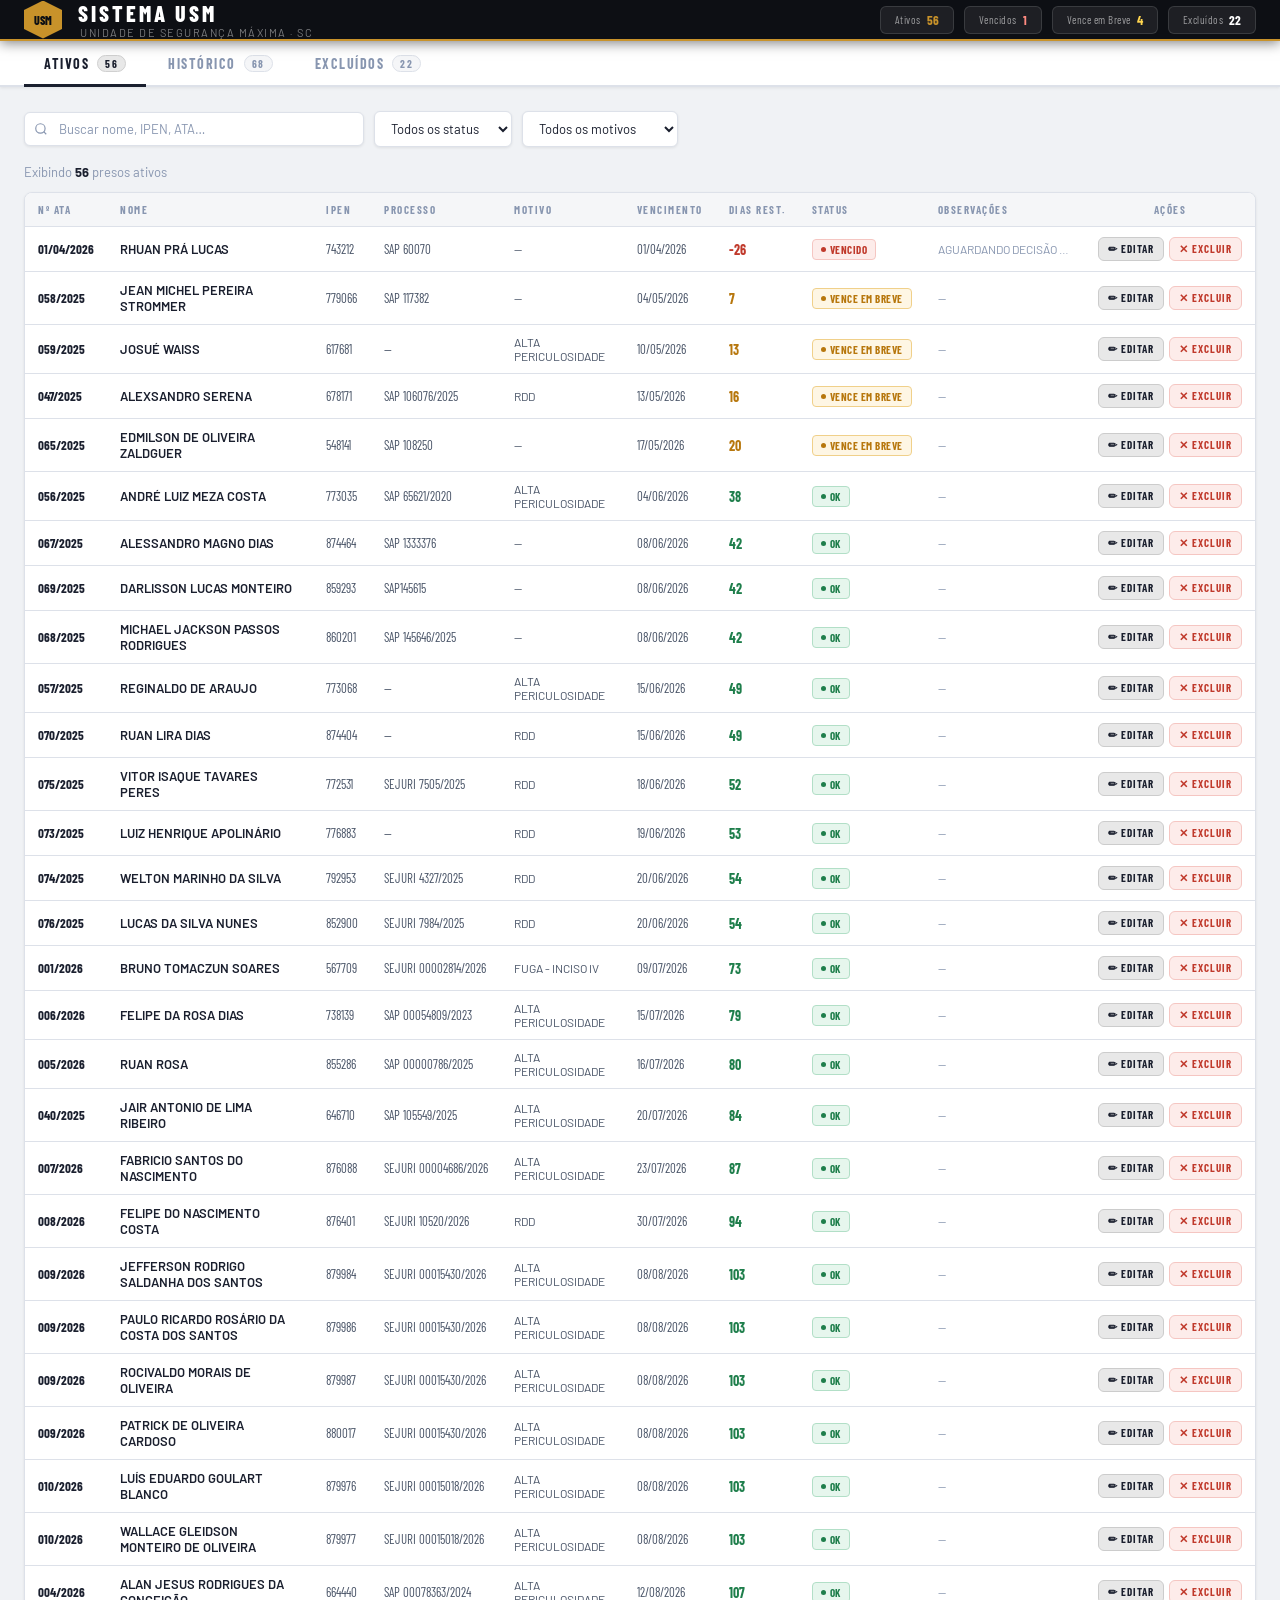
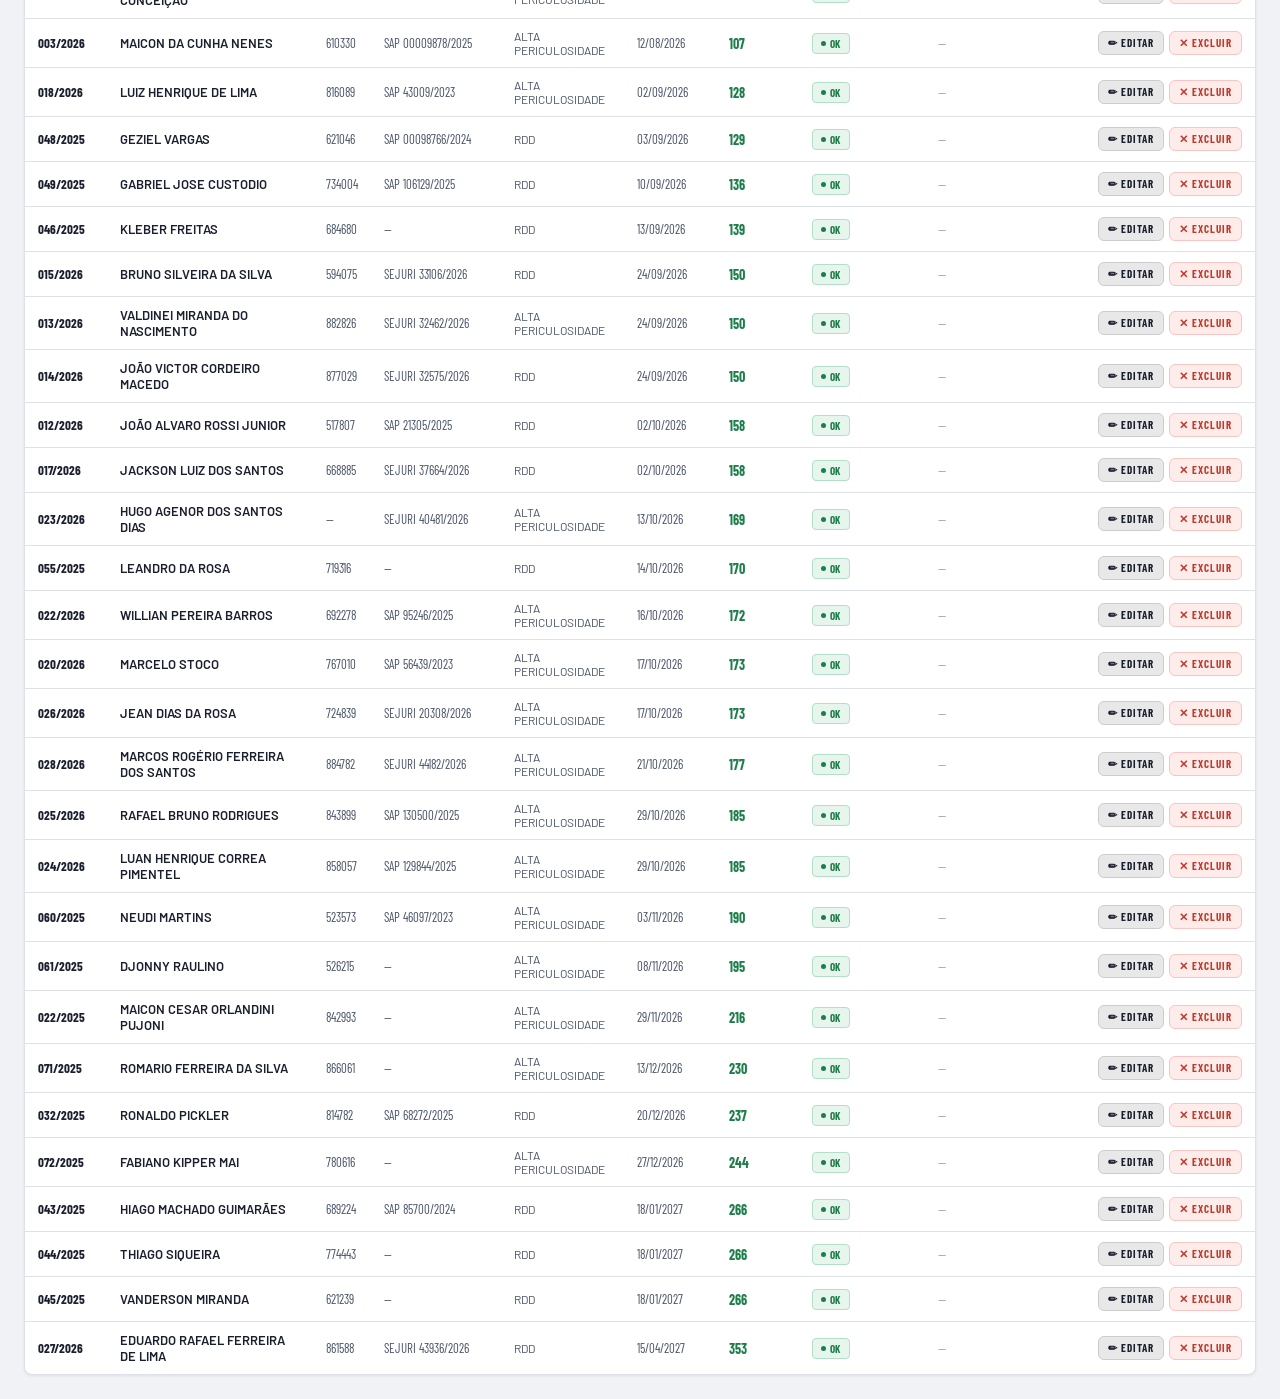
<file: USM_controle.html>
<!DOCTYPE html>
<html lang="pt-BR">
<head>
<meta charset="UTF-8">
<meta name="viewport" content="width=device-width, initial-scale=1.0">
<title>USM — Unidade de Segurança Máxima</title>
<link href="https://fonts.googleapis.com/css2?family=Barlow+Condensed:wght@400;600;700;800&family=Barlow:wght@400;500;600&display=swap" rel="stylesheet">
<style>
:root{
  --bg:#f0f2f5;--surface:#fff;--surface2:#f5f6f8;--border:#dde1e9;
  --accent:#1a56a0;--accent2:#1e6abf;--accent-light:#e8f0fb;
  --red:#c0392b;--red-light:#fdecea;--yellow:#b7770d;--yellow-light:#fef6e4;
  --green:#1e7e4b;--green-light:#e6f6ed;
  --text:#1a1f2e;--text-dim:#4a5568;--text-muted:#8896b0;
  --hdr-bg:#0d0f14;--hdr-border:#c8922a;
  --shadow:0 1px 3px rgba(0,0,0,.08);--shadow-md:0 4px 16px rgba(0,0,0,.13);
}
*{box-sizing:border-box;margin:0;padding:0}
body{background:var(--bg);color:var(--text);font-family:'Barlow',sans-serif;font-size:14px;min-height:100vh}

/* ── HEADER PRETO ── */
header{background:var(--hdr-bg);border-bottom:2px solid var(--hdr-border);display:flex;align-items:center;padding:0 24px;gap:16px;position:sticky;top:0;z-index:100;box-shadow:0 2px 12px rgba(0,0,0,.5)}
.logo-shield{width:38px;height:38px;background:var(--hdr-border);clip-path:polygon(50% 0%,100% 25%,100% 75%,50% 100%,0% 75%,0% 25%);display:flex;align-items:center;justify-content:center;font-family:'Barlow Condensed',sans-serif;font-weight:800;font-size:12px;color:#0d0f14;flex-shrink:0}
.header-title{font-family:'Barlow Condensed',sans-serif;font-weight:800;font-size:22px;letter-spacing:3px;color:#fff}
.header-sub{font-size:11px;color:rgba(255,255,255,.45);letter-spacing:1.5px;text-transform:uppercase;margin-left:2px}
.header-right{margin-left:auto;display:flex;align-items:center;gap:10px}
.stat-pill{background:rgba(255,255,255,.07);border:1px solid rgba(255,255,255,.12);border-radius:6px;padding:5px 14px;font-family:'Barlow Condensed',sans-serif;font-size:13px;display:flex;align-items:center;gap:6px;color:#fff}
.stat-pill span{opacity:.55;font-size:11px;letter-spacing:.5px}
.stat-pill.red strong{color:#ff8a80}
.stat-pill.yellow strong{color:#ffd54f}
.stat-pill.gold strong{color:var(--hdr-border)}

/* ── TABS ── */
.tabs{display:flex;background:var(--surface);border-bottom:2px solid var(--border);padding:0 24px;gap:2px;box-shadow:var(--shadow)}
.tab-btn{background:none;border:none;cursor:pointer;font-family:'Barlow Condensed',sans-serif;font-weight:700;font-size:14px;letter-spacing:1.5px;text-transform:uppercase;color:var(--text-muted);padding:14px 20px 12px;border-bottom:3px solid transparent;margin-bottom:-2px;transition:all .2s;display:flex;align-items:center;gap:8px}
.tab-btn:hover{color:var(--text-dim)}
.tab-btn.active{color:var(--text);border-bottom-color:var(--text)}
.tab-count{background:var(--surface2);border:1px solid var(--border);border-radius:10px;padding:1px 7px;font-size:11px;color:var(--text-muted)}
.tab-btn.active .tab-count{background:#e8e8e8;color:var(--text);border-color:#d0d0d0}

/* ── MAIN ── */
main{padding:24px}
.tab-panel{display:none}
.tab-panel.active{display:block}

/* ── TOOLBAR ── */
.toolbar{display:flex;align-items:center;gap:10px;margin-bottom:16px;flex-wrap:wrap}
.search-wrap{position:relative;flex:1;min-width:200px;max-width:340px}
.search-wrap svg{position:absolute;left:10px;top:50%;transform:translateY(-50%);color:var(--text-muted);pointer-events:none}
.search-input{width:100%;background:var(--surface);border:1px solid var(--border);border-radius:6px;color:var(--text);font-family:'Barlow',sans-serif;font-size:13px;padding:8px 12px 8px 34px;outline:none;transition:border .2s,box-shadow .2s;box-shadow:var(--shadow)}
.search-input:focus{border-color:#888;box-shadow:0 0 0 3px rgba(0,0,0,.07)}
.search-input::placeholder{color:var(--text-muted)}
.filter-select{background:var(--surface);border:1px solid var(--border);border-radius:6px;color:var(--text);font-family:'Barlow',sans-serif;font-size:13px;padding:8px 12px;outline:none;cursor:pointer;box-shadow:var(--shadow)}
.filter-select:focus{border-color:#888}

/* ── BUTTONS ── */
.btn{border:none;border-radius:6px;cursor:pointer;font-family:'Barlow Condensed',sans-serif;font-weight:700;font-size:13px;letter-spacing:1px;text-transform:uppercase;padding:8px 16px;transition:all .2s;display:inline-flex;align-items:center;gap:5px;white-space:nowrap}
.btn-primary{background:#1a1f2e;color:#fff;box-shadow:0 2px 4px rgba(0,0,0,.25)}
.btn-primary:hover{background:#333}
.btn-ghost{background:var(--surface2);color:var(--text-dim);border:1px solid var(--border)}
.btn-ghost:hover{border-color:var(--text-muted);color:var(--text)}
.btn-edit{background:#e8e8e8;color:#1a1f2e;border:1px solid #ccc}
.btn-edit:hover{background:#d4d4d4}
.btn-del{background:var(--red-light);color:var(--red);border:1px solid #f5c6c2}
.btn-del:hover{background:#fbd5d2}
.btn-back{background:var(--green-light);color:var(--green);border:1px solid #b2dfc7}
.btn-back:hover{background:#cdf0dd}
.btn-sm{padding:4px 9px;font-size:11px}

/* ── TABLE ── */
.table-wrap{background:var(--surface);border:1px solid var(--border);border-radius:8px;overflow:hidden;box-shadow:var(--shadow)}
.table-scroll{overflow-x:auto}
table{width:100%;border-collapse:collapse}
thead{background:var(--surface2)}
thead th{font-family:'Barlow Condensed',sans-serif;font-weight:700;font-size:11px;letter-spacing:1.5px;text-transform:uppercase;color:var(--text-muted);padding:10px 13px;text-align:left;border-bottom:1px solid var(--border);white-space:nowrap;cursor:pointer;user-select:none}
thead th:hover{color:var(--text-dim)}
thead th.sort-asc::after{content:' ↑';color:var(--text)}
thead th.sort-desc::after{content:' ↓';color:var(--text)}
thead th.no-sort{cursor:default}
thead th.no-sort:hover{color:var(--text-muted)}
tbody tr{border-bottom:1px solid var(--border);transition:background .12s}
tbody tr:last-child{border-bottom:none}
tbody tr:hover{background:#f7f9ff}
tbody td{padding:10px 13px;color:var(--text);font-size:13px;vertical-align:middle}
.td-name{font-weight:600;color:var(--text);min-width:180px}
.td-ipen{font-family:'Barlow Condensed',sans-serif;color:var(--text-dim);font-size:13px}
.td-ata{font-family:'Barlow Condensed',sans-serif;color:var(--text);font-size:13px;font-weight:700;white-space:nowrap}
.td-date{font-family:'Barlow Condensed',sans-serif;font-size:13px;color:var(--text-dim);white-space:nowrap}
.td-obs{font-size:12px;color:var(--text-muted);max-width:160px;overflow:hidden;text-overflow:ellipsis;white-space:nowrap}
.td-act{white-space:nowrap}

/* ── BADGES ── */
.badge{display:inline-flex;align-items:center;gap:4px;border-radius:4px;padding:3px 8px;font-family:'Barlow Condensed',sans-serif;font-weight:700;font-size:11px;letter-spacing:.5px;text-transform:uppercase;white-space:nowrap}
.badge::before{content:'';width:5px;height:5px;border-radius:50%;flex-shrink:0}
.badge-ok{background:var(--green-light);color:var(--green);border:1px solid #b2dfc7}.badge-ok::before{background:var(--green)}
.badge-soon{background:var(--yellow-light);color:var(--yellow);border:1px solid #f0d08a}.badge-soon::before{background:var(--yellow)}
.badge-expired{background:var(--red-light);color:var(--red);border:1px solid #f5c6c2}.badge-expired::before{background:var(--red)}
.badge-inc{background:var(--green-light);color:var(--green);border:1px solid #b2dfc7}.badge-inc::before{background:var(--green)}
.badge-perm{background:#eef2ff;color:#3730a3;border:1px solid #c7d2fe}.badge-perm::before{background:#3730a3}
.badge-exc{background:var(--red-light);color:var(--red);border:1px solid #f5c6c2}.badge-exc::before{background:var(--red)}

.dias-ok{color:var(--green);font-weight:700;font-family:'Barlow Condensed',sans-serif;font-size:14px}
.dias-soon{color:var(--yellow);font-weight:700;font-family:'Barlow Condensed',sans-serif;font-size:14px}
.dias-expired{color:var(--red);font-weight:700;font-family:'Barlow Condensed',sans-serif;font-size:14px}

.actions{display:flex;gap:5px;align-items:center}
.empty{text-align:center;padding:60px 20px;color:var(--text-muted);font-family:'Barlow Condensed',sans-serif;font-size:16px;letter-spacing:1px}
.section-info{margin-bottom:12px}
.section-info-text{font-size:13px;color:var(--text-muted)}
.section-info-count{font-weight:700;color:var(--text)}

/* ── MODAL ── */
.modal-overlay{display:none;position:fixed;inset:0;z-index:1000;background:rgba(10,15,30,.45);backdrop-filter:blur(4px);align-items:center;justify-content:center;padding:16px}
.modal-overlay.open{display:flex}
.modal{background:var(--surface);border:1px solid var(--border);border-radius:10px;width:100%;max-width:680px;max-height:90vh;overflow-y:auto;box-shadow:var(--shadow-md);animation:slideUp .22s ease}
@keyframes slideUp{from{transform:translateY(14px);opacity:0}to{transform:translateY(0);opacity:1}}
.modal-header{display:flex;align-items:center;justify-content:space-between;padding:17px 22px;border-bottom:1px solid var(--border);background:var(--hdr-bg);border-radius:10px 10px 0 0}
.modal-title{font-family:'Barlow Condensed',sans-serif;font-weight:800;font-size:16px;letter-spacing:1.5px;color:var(--hdr-border)}
.modal-close{background:none;border:none;cursor:pointer;color:rgba(255,255,255,.5);font-size:18px;width:30px;height:30px;display:flex;align-items:center;justify-content:center;border-radius:4px;transition:all .2s}
.modal-close:hover{background:rgba(255,255,255,.1);color:#fff}
.modal-body{padding:20px 22px}
.modal-footer{display:flex;justify-content:flex-end;gap:10px;padding:14px 22px;border-top:1px solid var(--border);background:var(--surface2);border-radius:0 0 10px 10px}

/* ── CONFIRM MODAL ── */
.confirm-modal{max-width:400px}
.confirm-msg{font-size:14px;color:var(--text-dim);line-height:1.6;padding:4px 0}
.confirm-name{font-weight:700;color:var(--text)}

/* ── FORM ── */
.form-grid{display:grid;grid-template-columns:1fr 1fr;gap:13px}
.form-col{grid-column:span 2}
.form-group{display:flex;flex-direction:column;gap:5px}
.form-label{font-family:'Barlow Condensed',sans-serif;font-weight:700;font-size:11px;letter-spacing:1.2px;text-transform:uppercase;color:var(--text-muted)}
.form-input,.form-select,.form-textarea{background:var(--surface);border:1px solid var(--border);border-radius:6px;color:var(--text);font-family:'Barlow',sans-serif;font-size:13px;padding:8px 11px;outline:none;width:100%;transition:border .2s,box-shadow .2s}
.form-input:focus,.form-select:focus,.form-textarea:focus{border-color:#888;box-shadow:0 0 0 3px rgba(0,0,0,.07)}
.form-input::placeholder,.form-textarea::placeholder{color:var(--text-muted)}
.form-textarea{resize:vertical;min-height:65px}

/* ── TOAST ── */
#toast{position:fixed;bottom:24px;right:24px;z-index:9999;background:var(--hdr-bg);border:1px solid #333;border-radius:8px;padding:12px 18px;font-size:13px;color:#fff;box-shadow:var(--shadow-md);display:none;align-items:center;gap:10px;max-width:300px}
#toast.show{display:flex}
#toast.success{border-left:3px solid #4caf7d}
#toast.error{border-left:3px solid var(--red)}
#toast.info{border-left:3px solid #555}

::-webkit-scrollbar{width:6px;height:6px}
::-webkit-scrollbar-track{background:var(--surface2)}
::-webkit-scrollbar-thumb{background:var(--border);border-radius:3px}
::-webkit-scrollbar-thumb:hover{background:var(--text-muted)}
@media(max-width:700px){.form-grid{grid-template-columns:1fr}.form-col{grid-column:span 1}main{padding:12px}.header-right{display:none}.tabs{padding:0 8px}}
</style>
</head>
<body>

<!-- ══ HEADER PRETO ══ -->
<header>
  <div class="logo-shield">USM</div>
  <div>
    <div class="header-title">SISTEMA USM</div>
    <div class="header-sub">Unidade de Segurança Máxima · SC</div>
  </div>
  <div class="header-right">
    <div class="stat-pill gold"><span>Ativos</span><strong id="hdr-ativos">—</strong></div>
    <div class="stat-pill red"><span>Vencidos</span><strong id="hdr-vencidos">—</strong></div>
    <div class="stat-pill yellow"><span>Vence em Breve</span><strong id="hdr-breve">—</strong></div>
    <div class="stat-pill"><span>Excluídos</span><strong id="hdr-excluidos">—</strong></div>
  </div>
</header>

<!-- ══ TABS ══ -->
<nav class="tabs">
  <button class="tab-btn active" onclick="switchTab('ativos',this)">Ativos <span class="tab-count" id="cnt-ativos">0</span></button>
  <button class="tab-btn" onclick="switchTab('historico',this)">Histórico <span class="tab-count" id="cnt-historico">0</span></button>
  <button class="tab-btn" onclick="switchTab('excluidos',this)">Excluídos <span class="tab-count" id="cnt-excluidos">0</span></button>
</nav>

<main>

<!-- ════ ABA ATIVOS ════ -->
<div id="tab-ativos" class="tab-panel active">
  <div class="toolbar">
    <div class="search-wrap">
      <svg width="14" height="14" viewBox="0 0 24 24" fill="none" stroke="currentColor" stroke-width="2"><circle cx="11" cy="11" r="8"/><path d="m21 21-4.35-4.35"/></svg>
      <input class="search-input" id="search-ativos" placeholder="Buscar nome, IPEN, ATA…" oninput="renderAtivos()">
    </div>
    <select class="filter-select" id="filter-status-ativos" onchange="renderAtivos()">
      <option value="">Todos os status</option>
      <option value="VENCIDO">Vencido</option>
      <option value="VENCE EM BREVE">Vence em Breve</option>
      <option value="OK">OK</option>
    </select>
    <select class="filter-select" id="filter-motivo-ativos" onchange="renderAtivos()">
      <option value="">Todos os motivos</option>
      <option value="ALTA PERICULOSIDADE">Alta Periculosidade</option>
      <option value="RDD">RDD</option>
      <option value="FUGA - INCISO IV">Fuga</option>
    </select>
  </div>
  <div class="section-info"><span class="section-info-text">Exibindo <span class="section-info-count" id="count-ativos-shown">—</span> presos ativos</span></div>
  <div class="table-wrap"><div class="table-scroll">
    <table>
      <thead><tr>
        <th onclick="sortTable('ativos','ata')">Nº ATA</th>
        <th onclick="sortTable('ativos','nome')">Nome</th>
        <th onclick="sortTable('ativos','ipen')">IPEN</th>
        <th onclick="sortTable('ativos','processo')">Processo</th>
        <th onclick="sortTable('ativos','motivo')">Motivo</th>
        <th onclick="sortTable('ativos','vencimento')">Vencimento</th>
        <th onclick="sortTable('ativos','dias')">Dias Rest.</th>
        <th class="no-sort">Status</th>
        <th class="no-sort">Observações</th>
        <th class="no-sort" style="text-align:center">Ações</th>
      </tr></thead>
      <tbody id="tbody-ativos"></tbody>
    </table>
    <div class="empty" id="empty-ativos" style="display:none">Nenhum registro encontrado.</div>
  </div></div>
</div>

<!-- ════ ABA HISTÓRICO ════ -->
<div id="tab-historico" class="tab-panel">
  <div class="toolbar">
    <div class="search-wrap">
      <svg width="14" height="14" viewBox="0 0 24 24" fill="none" stroke="currentColor" stroke-width="2"><circle cx="11" cy="11" r="8"/><path d="m21 21-4.35-4.35"/></svg>
      <input class="search-input" id="search-historico" placeholder="Buscar nome, IPEN, ATA…" oninput="renderHistorico()">
    </div>
    <select class="filter-select" id="filter-decisao-historico" onchange="renderHistorico()">
      <option value="">Todas as decisões</option>
      <option value="INCLUSÃO">Inclusão</option>
      <option value="PERMANÊNCIA">Permanência</option>
      <option value="EXCLUSÃO">Exclusão</option>
    </select>
    <button class="btn btn-primary" onclick="openModalHistorico()">
      <svg width="13" height="13" viewBox="0 0 24 24" fill="none" stroke="currentColor" stroke-width="2.5"><path d="M12 5v14M5 12h14"/></svg>
      Inserir Novo Preso
    </button>
  </div>
  <div class="section-info"><span class="section-info-text">Exibindo <span class="section-info-count" id="count-historico-shown">—</span> registros históricos</span></div>
  <div class="table-wrap"><div class="table-scroll">
    <table>
      <thead><tr>
        <th onclick="sortTable('historico','ata')">Nº ATA</th>
        <th class="no-sort">Decisão</th>
        <th onclick="sortTable('historico','motivo')">Motivo</th>
        <th onclick="sortTable('historico','nome')">Nome</th>
        <th onclick="sortTable('historico','ipen')">IPEN</th>
        <th onclick="sortTable('historico','processo')">Processo</th>
        <th onclick="sortTable('historico','unidade')">Unidade</th>
        <th onclick="sortTable('historico','entrada')">Data Entrada</th>
        <th onclick="sortTable('historico','vencimento')">Data Vencimento</th>
        <th class="no-sort">Observações</th>
        <th class="no-sort" style="text-align:center">Ações</th>
      </tr></thead>
      <tbody id="tbody-historico"></tbody>
    </table>
    <div class="empty" id="empty-historico" style="display:none">Nenhum registro encontrado.</div>
  </div></div>
</div>

<!-- ════ ABA EXCLUÍDOS ════ -->
<div id="tab-excluidos" class="tab-panel">
  <div class="toolbar">
    <div class="search-wrap">
      <svg width="14" height="14" viewBox="0 0 24 24" fill="none" stroke="currentColor" stroke-width="2"><circle cx="11" cy="11" r="8"/><path d="m21 21-4.35-4.35"/></svg>
      <input class="search-input" id="search-excluidos" placeholder="Buscar nome, IPEN, ATA…" oninput="renderExcluidos()">
    </div>
    <select class="filter-select" id="filter-motivo-excluidos" onchange="renderExcluidos()">
      <option value="">Todos os motivos</option>
      <option value="ALTA PERICULOSIDADE">Alta Periculosidade</option>
      <option value="RDD">RDD</option>
      <option value="TÉRMINO DE MD (30 dias)">Término MD</option>
    </select>
  </div>
  <div class="section-info"><span class="section-info-text">Exibindo <span class="section-info-count" id="count-excluidos-shown">—</span> registros de excluídos</span></div>
  <div class="table-wrap"><div class="table-scroll">
    <table>
      <thead><tr>
        <th onclick="sortTable('excluidos','ata')">Nº ATA</th>
        <th onclick="sortTable('excluidos','nome')">Nome</th>
        <th onclick="sortTable('excluidos','ipen')">IPEN</th>
        <th onclick="sortTable('excluidos','processo')">Processo</th>
        <th class="no-sort">Decisão</th>
        <th onclick="sortTable('excluidos','motivo')">Motivo</th>
        <th onclick="sortTable('excluidos','entrada')">Data Entrada</th>
        <th onclick="sortTable('excluidos','vencimento')">Data Vencimento</th>
        <th class="no-sort">Observações</th>
        <th class="no-sort" style="text-align:center">Ações</th>
      </tr></thead>
      <tbody id="tbody-excluidos"></tbody>
    </table>
    <div class="empty" id="empty-excluidos" style="display:none">Nenhum registro encontrado.</div>
  </div></div>
</div>

</main>

<!-- ══ MODAL EDITAR ATIVO ══ -->
<div class="modal-overlay" id="modal-edit-ativo">
  <div class="modal">
    <div class="modal-header">
      <div class="modal-title">✏ EDITAR ATIVO</div>
      <button class="modal-close" onclick="closeModal('modal-edit-ativo')">✕</button>
    </div>
    <div class="modal-body">
      <div class="form-grid">
        <div class="form-group"><label class="form-label">Nº ATA</label><input class="form-input" id="ea-ata" placeholder="Ex: 001/2026"></div>
        <div class="form-group"><label class="form-label">IPEN</label><input class="form-input" id="ea-ipen"></div>
        <div class="form-group form-col"><label class="form-label">Nome Completo</label><input class="form-input" id="ea-nome"></div>
        <div class="form-group"><label class="form-label">Nº Processo</label><input class="form-input" id="ea-processo"></div>
        <div class="form-group"><label class="form-label">Motivo</label>
          <select class="form-select" id="ea-motivo"><option value="">—</option><option>ALTA PERICULOSIDADE</option><option>RDD</option><option>FUGA - INCISO IV</option><option>PROTEÇÃO DO PRESO</option><option>TÉRMINO DE MD (30 dias)</option><option>OUTRO</option></select></div>
        <div class="form-group"><label class="form-label">Unidade</label><input class="form-input" id="ea-unidade"></div>
        <div class="form-group"><label class="form-label">Data Entrada USM</label><input class="form-input" id="ea-entrada" placeholder="dd/mm/aaaa"></div>
        <div class="form-group"><label class="form-label">Data Vencimento</label><input class="form-input" id="ea-vencimento" placeholder="dd/mm/aaaa"></div>
        <div class="form-group"><label class="form-label">Status</label>
          <select class="form-select" id="ea-status"><option value="OK">OK</option><option value="VENCE EM BREVE">Vence em Breve</option><option value="VENCIDO">Vencido</option></select></div>
        <div class="form-group"><label class="form-label">Dias Restantes</label><input class="form-input" id="ea-dias" type="number"></div>
        <div class="form-group form-col"><label class="form-label">Observações</label><textarea class="form-textarea" id="ea-obs"></textarea></div>
      </div>
    </div>
    <div class="modal-footer">
      <button class="btn btn-ghost" onclick="closeModal('modal-edit-ativo')">Cancelar</button>
      <button class="btn btn-primary" onclick="salvarEdicaoAtivo()">Salvar</button>
    </div>
  </div>
</div>

<!-- ══ MODAL INSERIR / EDITAR HISTÓRICO ══ -->
<div class="modal-overlay" id="modal-historico">
  <div class="modal">
    <div class="modal-header">
      <div class="modal-title" id="modal-hist-title">＋ INSERIR NOVO PRESO</div>
      <button class="modal-close" onclick="closeModal('modal-historico')">✕</button>
    </div>
    <div class="modal-body">
      <div class="form-grid">
        <div class="form-group"><label class="form-label">Nº ATA</label><input class="form-input" id="h-ata" placeholder="Ex: 030/2026"></div>
        <div class="form-group"><label class="form-label">Decisão *</label>
          <select class="form-select" id="h-decisao"><option value="">— Selecione —</option><option>INCLUSÃO</option><option>PERMANÊNCIA</option><option>EXCLUSÃO</option></select></div>
        <div class="form-group"><label class="form-label">Motivo</label>
          <select class="form-select" id="h-motivo"><option value="">—</option><option>ALTA PERICULOSIDADE</option><option>RDD</option><option>FUGA - INCISO IV</option><option>PROTEÇÃO DO PRESO</option><option>TÉRMINO DE MD (30 dias)</option><option>OUTRO</option></select></div>
        <div class="form-group"><label class="form-label">IPEN</label><input class="form-input" id="h-ipen"></div>
        <div class="form-group form-col"><label class="form-label">Nome Completo *</label><input class="form-input" id="h-nome" placeholder="Nome completo do preso"></div>
        <div class="form-group"><label class="form-label">Nº Processo</label><input class="form-input" id="h-processo"></div>
        <div class="form-group"><label class="form-label">Unidade</label><input class="form-input" id="h-unidade"></div>
        <div class="form-group"><label class="form-label">Data Entrada USM</label><input class="form-input" id="h-entrada" placeholder="dd/mm/aaaa"></div>
        <div class="form-group"><label class="form-label">Data Vencimento</label><input class="form-input" id="h-vencimento" placeholder="dd/mm/aaaa"></div>
        <div class="form-group form-col"><label class="form-label">Observações</label><textarea class="form-textarea" id="h-obs"></textarea></div>
      </div>
    </div>
    <div class="modal-footer">
      <button class="btn btn-ghost" onclick="closeModal('modal-historico')">Cancelar</button>
      <button class="btn btn-primary" id="btn-salvar-hist" onclick="salvarHistorico()">Inserir Registro</button>
    </div>
  </div>
</div>

<!-- ══ MODAL CONFIRMAR EXCLUSÃO ══ -->
<div class="modal-overlay" id="modal-confirm">
  <div class="modal confirm-modal">
    <div class="modal-header">
      <div class="modal-title" id="confirm-title">CONFIRMAR EXCLUSÃO</div>
      <button class="modal-close" onclick="closeModal('modal-confirm')">✕</button>
    </div>
    <div class="modal-body">
      <p class="confirm-msg" id="confirm-msg">Tem certeza?</p>
    </div>
    <div class="modal-footer">
      <button class="btn btn-ghost" onclick="closeModal('modal-confirm')">Cancelar</button>
      <button class="btn btn-del" id="confirm-btn-ok" onclick="">Confirmar</button>
    </div>
  </div>
</div>

<div id="toast"></div>

<script>
// ══════════════════════════════════════════
//  DADOS INICIAIS
// ══════════════════════════════════════════
const ATIVOS_INIT=[{ata:"01/04/2026",nome:"RHUAN PRÁ LUCAS",ipen:"743212",processo:"SAP 60070",motivo:"",unidade:"",entrada:"—",vencimento:"01/04/2026",dias:"-26",status:"VENCIDO",obs:"AGUARDANDO DECISÃO VEP CURITIBANOS"},{ata:"058/2025",nome:"JEAN MICHEL PEREIRA STROMMER",ipen:"779066",processo:"SAP 117382",motivo:"",unidade:"",entrada:"—",vencimento:"04/05/2026",dias:"7",status:"VENCE EM BREVE",obs:""},{ata:"059/2025",nome:"JOSUÉ WAISS",ipen:"617681",processo:"",motivo:"ALTA PERICULOSIDADE",unidade:"",entrada:"10/11/2023",vencimento:"10/05/2026",dias:"13",status:"VENCE EM BREVE",obs:""},{ata:"047/2025",nome:"ALEXSANDRO SERENA",ipen:"678171",processo:"SAP 106076/2025",motivo:"RDD",unidade:"",entrada:"13/11/2025",vencimento:"13/05/2026",dias:"16",status:"VENCE EM BREVE",obs:""},{ata:"065/2025",nome:"EDMILSON DE OLIVEIRA ZALDGUER",ipen:"548141",processo:"SAP 108250",motivo:"",unidade:"",entrada:"—",vencimento:"17/05/2026",dias:"20",status:"VENCE EM BREVE",obs:""},{ata:"056/2025",nome:"ANDRÉ LUIZ MEZA COSTA",ipen:"773035",processo:"SAP 65621/2020",motivo:"ALTA PERICULOSIDADE",unidade:"",entrada:"04/06/2022",vencimento:"04/06/2026",dias:"38",status:"OK",obs:""},{ata:"067/2025",nome:"ALESSANDRO MAGNO DIAS",ipen:"874464",processo:"SAP 1333376",motivo:"",unidade:"",entrada:"—",vencimento:"08/06/2026",dias:"42",status:"OK",obs:""},{ata:"069/2025",nome:"DARLISSON LUCAS MONTEIRO",ipen:"859293",processo:"SAP145615",motivo:"",unidade:"",entrada:"—",vencimento:"08/06/2026",dias:"42",status:"OK",obs:""},{ata:"068/2025",nome:"MICHAEL JACKSON PASSOS RODRIGUES",ipen:"860201",processo:"SAP 145646/2025",motivo:"",unidade:"",entrada:"—",vencimento:"08/06/2026",dias:"42",status:"OK",obs:""},{ata:"057/2025",nome:"REGINALDO DE ARAUJO",ipen:"773068",processo:"",motivo:"ALTA PERICULOSIDADE",unidade:"",entrada:"15/12/2022",vencimento:"15/06/2026",dias:"49",status:"OK",obs:""},{ata:"070/2025",nome:"RUAN LIRA DIAS",ipen:"874404",processo:"",motivo:"RDD",unidade:"",entrada:"01/11/2025",vencimento:"15/06/2026",dias:"49",status:"OK",obs:""},{ata:"075/2025",nome:"VITOR ISAQUE TAVARES PERES",ipen:"772531",processo:"SEJURI 7505/2025",motivo:"RDD",unidade:"",entrada:"18/12/2025",vencimento:"18/06/2026",dias:"52",status:"OK",obs:""},{ata:"073/2025",nome:"LUIZ HENRIQUE APOLINÁRIO",ipen:"776883",processo:"",motivo:"RDD",unidade:"",entrada:"19/12/2025",vencimento:"19/06/2026",dias:"53",status:"OK",obs:""},{ata:"074/2025",nome:"WELTON MARINHO DA SILVA",ipen:"792953",processo:"SEJURI 4327/2025",motivo:"RDD",unidade:"",entrada:"20/12/2025",vencimento:"20/06/2026",dias:"54",status:"OK",obs:""},{ata:"076/2025",nome:"LUCAS DA SILVA NUNES",ipen:"852900",processo:"SEJURI 7984/2025",motivo:"RDD",unidade:"",entrada:"20/12/2025",vencimento:"20/06/2026",dias:"54",status:"OK",obs:""},{ata:"001/2026",nome:"BRUNO TOMACZUN SOARES",ipen:"567709",processo:"SEJURI 00002814/2026",motivo:"FUGA - INCISO IV",unidade:"",entrada:"09/01/2026",vencimento:"09/07/2026",dias:"73",status:"OK",obs:""},{ata:"006/2026",nome:"FELIPE DA ROSA DIAS",ipen:"738139",processo:"SAP 00054809/2023",motivo:"ALTA PERICULOSIDADE",unidade:"",entrada:"15/07/2023",vencimento:"15/07/2026",dias:"79",status:"OK",obs:""},{ata:"005/2026",nome:"RUAN ROSA",ipen:"855286",processo:"SAP 00000786/2025",motivo:"ALTA PERICULOSIDADE",unidade:"",entrada:"03/10/2025",vencimento:"16/07/2026",dias:"80",status:"OK",obs:""},{ata:"040/2025",nome:"JAIR ANTONIO DE LIMA RIBEIRO",ipen:"646710",processo:"SAP 105549/2025",motivo:"ALTA PERICULOSIDADE",unidade:"",entrada:"20/01/2026",vencimento:"20/07/2026",dias:"84",status:"OK",obs:""},{ata:"007/2026",nome:"FABRICIO SANTOS DO NASCIMENTO",ipen:"876088",processo:"SEJURI 00004686/2026",motivo:"ALTA PERICULOSIDADE",unidade:"",entrada:"23/01/2026",vencimento:"23/07/2026",dias:"87",status:"OK",obs:""},{ata:"008/2026",nome:"FELIPE DO NASCIMENTO COSTA",ipen:"876401",processo:"SEJURI 10520/2026",motivo:"RDD",unidade:"",entrada:"30/01/2026",vencimento:"30/07/2026",dias:"94",status:"OK",obs:""},{ata:"009/2026",nome:"JEFFERSON RODRIGO SALDANHA DOS SANTOS",ipen:"879984",processo:"SEJURI 00015430/2026",motivo:"ALTA PERICULOSIDADE",unidade:"",entrada:"08/02/2026",vencimento:"08/08/2026",dias:"103",status:"OK",obs:""},{ata:"009/2026",nome:"PAULO RICARDO ROSÁRIO DA COSTA DOS SANTOS",ipen:"879986",processo:"SEJURI 00015430/2026",motivo:"ALTA PERICULOSIDADE",unidade:"",entrada:"08/02/2026",vencimento:"08/08/2026",dias:"103",status:"OK",obs:""},{ata:"009/2026",nome:"ROCIVALDO MORAIS DE OLIVEIRA",ipen:"879987",processo:"SEJURI 00015430/2026",motivo:"ALTA PERICULOSIDADE",unidade:"",entrada:"08/02/2026",vencimento:"08/08/2026",dias:"103",status:"OK",obs:""},{ata:"009/2026",nome:"PATRICK DE OLIVEIRA CARDOSO",ipen:"880017",processo:"SEJURI 00015430/2026",motivo:"ALTA PERICULOSIDADE",unidade:"",entrada:"08/02/2026",vencimento:"08/08/2026",dias:"103",status:"OK",obs:""},{ata:"010/2026",nome:"LUÍS EDUARDO GOULART BLANCO",ipen:"879976",processo:"SEJURI 00015018/2026",motivo:"ALTA PERICULOSIDADE",unidade:"",entrada:"08/02/2026",vencimento:"08/08/2026",dias:"103",status:"OK",obs:""},{ata:"010/2026",nome:"WALLACE GLEIDSON MONTEIRO DE OLIVEIRA",ipen:"879977",processo:"SEJURI 00015018/2026",motivo:"ALTA PERICULOSIDADE",unidade:"",entrada:"08/02/2026",vencimento:"08/08/2026",dias:"103",status:"OK",obs:""},{ata:"004/2026",nome:"ALAN JESUS RODRIGUES DA CONCEIÇÃO",ipen:"664440",processo:"SAP 00078363/2024",motivo:"ALTA PERICULOSIDADE",unidade:"",entrada:"12/02/2025",vencimento:"12/08/2026",dias:"107",status:"OK",obs:""},{ata:"003/2026",nome:"MAICON DA CUNHA NENES",ipen:"610330",processo:"SAP 00009878/2025",motivo:"ALTA PERICULOSIDADE",unidade:"",entrada:"12/02/2025",vencimento:"12/08/2026",dias:"107",status:"OK",obs:""},{ata:"018/2026",nome:"LUIZ HENRIQUE DE LIMA",ipen:"816089",processo:"SAP 43009/2023",motivo:"ALTA PERICULOSIDADE",unidade:"",entrada:"30/08/2024",vencimento:"02/09/2026",dias:"128",status:"OK",obs:""},{ata:"048/2025",nome:"GEZIEL VARGAS",ipen:"621046",processo:"SAP 00098766/2024",motivo:"RDD",unidade:"",entrada:"31/08/2024",vencimento:"03/09/2026",dias:"129",status:"OK",obs:""},{ata:"049/2025",nome:"GABRIEL JOSE CUSTODIO",ipen:"734004",processo:"SAP 106129/2025",motivo:"RDD",unidade:"PENITENCIÁRIA INDUSTRIAL DE CHAPECÓ",entrada:"10/09/2025",vencimento:"10/09/2026",dias:"136",status:"OK",obs:""},{ata:"046/2025",nome:"KLEBER FREITAS",ipen:"684680",processo:"",motivo:"RDD",unidade:"",entrada:"13/09/2025",vencimento:"13/09/2026",dias:"139",status:"OK",obs:""},{ata:"015/2026",nome:"BRUNO SILVEIRA DA SILVA",ipen:"594075",processo:"SEJURI 33106/2026",motivo:"RDD",unidade:"",entrada:"24/03/2026",vencimento:"24/09/2026",dias:"150",status:"OK",obs:""},{ata:"013/2026",nome:"VALDINEI MIRANDA DO NASCIMENTO",ipen:"882826",processo:"SEJURI 32462/2026",motivo:"ALTA PERICULOSIDADE",unidade:"",entrada:"24/03/2026",vencimento:"24/09/2026",dias:"150",status:"OK",obs:""},{ata:"014/2026",nome:"JOÃO VICTOR CORDEIRO MACEDO",ipen:"877029",processo:"SEJURI 32575/2026",motivo:"RDD",unidade:"",entrada:"24/03/2026",vencimento:"24/09/2026",dias:"150",status:"OK",obs:""},{ata:"012/2026",nome:"JOÃO ALVARO ROSSI JUNIOR",ipen:"517807",processo:"SAP 21305/2025",motivo:"RDD",unidade:"",entrada:"01/04/2025",vencimento:"02/10/2026",dias:"158",status:"OK",obs:""},{ata:"017/2026",nome:"JACKSON LUIZ DOS SANTOS",ipen:"668885",processo:"SEJURI 37664/2026",motivo:"RDD",unidade:"",entrada:"02/04/2026",vencimento:"02/10/2026",dias:"158",status:"OK",obs:""},{ata:"023/2026",nome:"HUGO AGENOR DOS SANTOS DIAS",ipen:"",processo:"SEJURI 40481/2026",motivo:"ALTA PERICULOSIDADE",unidade:"",entrada:"—",vencimento:"13/10/2026",dias:"169",status:"OK",obs:""},{ata:"055/2025",nome:"LEANDRO DA ROSA",ipen:"719316",processo:"",motivo:"RDD",unidade:"",entrada:"14/10/2025",vencimento:"14/10/2026",dias:"170",status:"OK",obs:""},{ata:"022/2026",nome:"WILLIAN PEREIRA BARROS",ipen:"692278",processo:"SAP 95246/2025",motivo:"ALTA PERICULOSIDADE",unidade:"",entrada:"16/10/2025",vencimento:"16/10/2026",dias:"172",status:"OK",obs:""},{ata:"020/2026",nome:"MARCELO STOCO",ipen:"767010",processo:"SAP 56439/2023",motivo:"ALTA PERICULOSIDADE",unidade:"",entrada:"17/10/2023",vencimento:"17/10/2026",dias:"173",status:"OK",obs:""},{ata:"026/2026",nome:"JEAN DIAS DA ROSA",ipen:"724839",processo:"SEJURI 20308/2026",motivo:"ALTA PERICULOSIDADE",unidade:"",entrada:"17/04/2026",vencimento:"17/10/2026",dias:"173",status:"OK",obs:""},{ata:"028/2026",nome:"MARCOS ROGÉRIO FERREIRA DOS SANTOS",ipen:"884782",processo:"SEJURI 44182/2026",motivo:"ALTA PERICULOSIDADE",unidade:"",entrada:"21/04/2026",vencimento:"21/10/2026",dias:"177",status:"OK",obs:""},{ata:"025/2026",nome:"RAFAEL BRUNO RODRIGUES",ipen:"843899",processo:"SAP 130500/2025",motivo:"ALTA PERICULOSIDADE",unidade:"",entrada:"29/10/2025",vencimento:"29/10/2026",dias:"185",status:"OK",obs:""},{ata:"024/2026",nome:"LUAN HENRIQUE CORREA PIMENTEL",ipen:"858057",processo:"SAP 129844/2025",motivo:"ALTA PERICULOSIDADE",unidade:"",entrada:"29/10/2025",vencimento:"29/10/2026",dias:"185",status:"OK",obs:""},{ata:"060/2025",nome:"NEUDI MARTINS",ipen:"523573",processo:"SAP 46097/2023",motivo:"ALTA PERICULOSIDADE",unidade:"",entrada:"03/05/2023",vencimento:"03/11/2026",dias:"190",status:"OK",obs:""},{ata:"061/2025",nome:"DJONNY RAULINO",ipen:"526215",processo:"",motivo:"ALTA PERICULOSIDADE",unidade:"",entrada:"08/05/2024",vencimento:"08/11/2026",dias:"195",status:"OK",obs:""},{ata:"022/2025",nome:"MAICON CESAR ORLANDINI PUJONI",ipen:"842993",processo:"",motivo:"ALTA PERICULOSIDADE",unidade:"",entrada:"29/05/2025",vencimento:"29/11/2026",dias:"216",status:"OK",obs:""},{ata:"071/2025",nome:"ROMARIO FERREIRA DA SILVA",ipen:"866061",processo:"",motivo:"ALTA PERICULOSIDADE",unidade:"",entrada:"13/06/2025",vencimento:"13/12/2026",dias:"230",status:"OK",obs:""},{ata:"032/2025",nome:"RONALDO PICKLER",ipen:"814782",processo:"SAP 68272/2025",motivo:"RDD",unidade:"",entrada:"20/06/2025",vencimento:"20/12/2026",dias:"237",status:"OK",obs:""},{ata:"072/2025",nome:"FABIANO KIPPER MAI",ipen:"780616",processo:"",motivo:"ALTA PERICULOSIDADE",unidade:"",entrada:"27/06/2025",vencimento:"27/12/2026",dias:"244",status:"OK",obs:""},{ata:"043/2025",nome:"HIAGO MACHADO GUIMARÃES",ipen:"689224",processo:"SAP 85700/2024",motivo:"RDD",unidade:"",entrada:"18/07/2025",vencimento:"18/01/2027",dias:"266",status:"OK",obs:""},{ata:"044/2025",nome:"THIAGO SIQUEIRA",ipen:"774443",processo:"",motivo:"RDD",unidade:"",entrada:"18/07/2025",vencimento:"18/01/2027",dias:"266",status:"OK",obs:""},{ata:"045/2025",nome:"VANDERSON MIRANDA",ipen:"621239",processo:"",motivo:"RDD",unidade:"",entrada:"18/07/2025",vencimento:"18/01/2027",dias:"266",status:"OK",obs:""},{ata:"027/2026",nome:"EDUARDO RAFAEL FERREIRA DE LIMA",ipen:"861588",processo:"SEJURI 43936/2026",motivo:"RDD",unidade:"",entrada:"21/04/2026",vencimento:"15/04/2027",dias:"353",status:"OK",obs:""}];
const HISTORICO_INIT=[{ata:"002/2025",decisao:"INCLUSÃO",motivo:"ALTA PERICULOSIDADE",nome:"RUAN ROSA",ipen:"855286",processo:"",unidade:"",entrada:"03/10/2025",vencimento:"—",obs:""},{ata:"003/2025",decisao:"INCLUSÃO",motivo:"ALTA PERICULOSIDADE",nome:"ALAN JESUS RODRIGUES DA CONCEIÇÃO",ipen:"664440",processo:"",unidade:"",entrada:"12/02/2025",vencimento:"—",obs:""},{ata:"004/2025",decisao:"INCLUSÃO",motivo:"ALTA PERICULOSIDADE",nome:"MAICON DA CUNHA NENES",ipen:"610330",processo:"",unidade:"",entrada:"12/02/2025",vencimento:"—",obs:""},{ata:"005/2025",decisao:"PERMANÊNCIA",motivo:"ALTA PERICULOSIDADE",nome:"ANDRE LUIZ MIRANDA DO NASCIMENTO",ipen:"496027",processo:"",unidade:"",entrada:"—",vencimento:"—",obs:""},{ata:"006/2025",decisao:"EXCLUSÃO",motivo:"TÉRMINO DE MD (30 dias)",nome:"MATEUS ROBERTO RONSANI DA SILVA",ipen:"",processo:"",unidade:"",entrada:"—",vencimento:"—",obs:""},{ata:"007/2025",decisao:"EXCLUSÃO",motivo:"TÉRMINO DE MD (30 dias)",nome:"DANILO SILVEIRA",ipen:"609193",processo:"",unidade:"",entrada:"—",vencimento:"—",obs:""},{ata:"008/2025",decisao:"EXCLUSÃO",motivo:"TÉRMINO DE MD (30 dias)",nome:"IGOR FELIPE DA SILVA",ipen:"",processo:"",unidade:"",entrada:"—",vencimento:"—",obs:""},{ata:"009/2025",decisao:"EXCLUSÃO",motivo:"TÉRMINO DE MD (30 dias)",nome:"ANDRÉ LUIS DE SOUZA DA ROSA",ipen:"",processo:"",unidade:"",entrada:"—",vencimento:"—",obs:""},{ata:"010/2025",decisao:"INCLUSÃO",motivo:"RDD",nome:"JOAO ALVARO ROSSI JUNIOR",ipen:"517807",processo:"",unidade:"",entrada:"01/04/2025",vencimento:"02/10/2026",obs:""},{ata:"011/2025",decisao:"PERMANÊNCIA",motivo:"ALTA PERICULOSIDADE",nome:"LUIZ HENRIQUE DE LIMA",ipen:"816089",processo:"",unidade:"",entrada:"30/08/2024",vencimento:"—",obs:""},{ata:"012/2025",decisao:"PERMANÊNCIA",motivo:"ALTA PERICULOSIDADE",nome:"HUGO CEZAR DE PAIVA",ipen:"568577",processo:"",unidade:"",entrada:"—",vencimento:"—",obs:""},{ata:"013/2025",decisao:"PERMANÊNCIA",motivo:"ALTA PERICULOSIDADE",nome:"MARCELO STOCO",ipen:"767010",processo:"SAP 56439/2023",unidade:"",entrada:"17/10/2023",vencimento:"—",obs:""},{ata:"014/2025",decisao:"EXCLUSÃO",motivo:"",nome:"GELVANI HASKEL",ipen:"",processo:"",unidade:"",entrada:"—",vencimento:"—",obs:""},{ata:"015/2025",decisao:"PERMANÊNCIA",motivo:"ALTA PERICULOSIDADE",nome:"DJONNY RAULINO",ipen:"526215",processo:"",unidade:"",entrada:"08/05/2024",vencimento:"—",obs:""},{ata:"016/2025",decisao:"PERMANÊNCIA",motivo:"ALTA PERICULOSIDADE",nome:"ANDRE LUIZ MEZA COSTA",ipen:"773035",processo:"SAP 65621/2020",unidade:"",entrada:"04/06/2022",vencimento:"04/06/2026",obs:""},{ata:"017/2025",decisao:"PERMANÊNCIA",motivo:"ALTA PERICULOSIDADE",nome:"REGINALDO DE ARAUJO",ipen:"773068",processo:"",unidade:"",entrada:"15/12/2022",vencimento:"—",obs:""},{ata:"018/2025",decisao:"PERMANÊNCIA",motivo:"ALTA PERICULOSIDADE",nome:"JUAN MANUEL GOMEZ",ipen:"834120",processo:"",unidade:"",entrada:"—",vencimento:"—",obs:""},{ata:"019/2025",decisao:"PERMANÊNCIA",motivo:"ALTA PERICULOSIDADE",nome:"JEAN MICHEL PEREIRA STROMMER",ipen:"779066",processo:"",unidade:"",entrada:"23/11/2023",vencimento:"—",obs:""},{ata:"020/2025",decisao:"PERMANÊNCIA",motivo:"RDD",nome:"NEUDI MARTINS",ipen:"523573",processo:"",unidade:"",entrada:"03/05/2023",vencimento:"—",obs:""},{ata:"021/2025",decisao:"INCLUSÃO",motivo:"ALTA PERICULOSIDADE",nome:"MICHAEL PATRICK SANCHES",ipen:"",processo:"",unidade:"",entrada:"—",vencimento:"—",obs:""},{ata:"022/2025",decisao:"INCLUSÃO",motivo:"ALTA PERICULOSIDADE",nome:"MAICON CESAR ORLANDINI PUJONI",ipen:"842993",processo:"",unidade:"",entrada:"29/05/2025",vencimento:"29/11/2026",obs:""},{ata:"023/2025",decisao:"EXCLUSÃO",motivo:"ALTA PERICULOSIDADE",nome:"DIOGO CORREA TEIXEIRA",ipen:"527298",processo:"",unidade:"",entrada:"—",vencimento:"—",obs:""},{ata:"024/2025",decisao:"PERMANÊNCIA",motivo:"ALTA PERICULOSIDADE",nome:"RODRIGO DIAS DA ROSA",ipen:"544126",processo:"",unidade:"",entrada:"—",vencimento:"—",obs:""},{ata:"025/2025",decisao:"EXCLUSÃO",motivo:"RDD",nome:"GABRIEL JOSE CUSTODIO",ipen:"734004",processo:"",unidade:"",entrada:"10/09/2025",vencimento:"—",obs:""},{ata:"026/2025",decisao:"EXCLUSÃO",motivo:"RDD",nome:"MURILO AUGUSTO BENEDET",ipen:"696778",processo:"",unidade:"",entrada:"—",vencimento:"—",obs:""},{ata:"027/2025",decisao:"EXCLUSÃO",motivo:"RDD",nome:"RUDINEI ANTONIO DOS SANTOS",ipen:"530442",processo:"",unidade:"",entrada:"—",vencimento:"—",obs:""},{ata:"028/2025",decisao:"INCLUSÃO",motivo:"RDD",nome:"RHUAN PRÁ LUCAS",ipen:"743212",processo:"SAP 00060070/2025",unidade:"",entrada:"02/06/2025",vencimento:"—",obs:""},{ata:"029/2025",decisao:"INCLUSÃO",motivo:"RDD",nome:"THIAGO FAVORETO CANGUSSU GOMES",ipen:"",processo:"SAP 00062103/2025",unidade:"",entrada:"—",vencimento:"—",obs:""},{ata:"030/2025",decisao:"INCLUSÃO",motivo:"PROTEÇÃO DO PRESO",nome:"FABIANO KIPPER MAI",ipen:"780616",processo:"SAP 00061504/2025",unidade:"",entrada:"27/06/2025",vencimento:"—",obs:""},{ata:"031/2025",decisao:"INCLUSÃO",motivo:"RDD",nome:"ROMARIO FERREIRA DA SILVA",ipen:"866061",processo:"SAP 00062700/2025",unidade:"",entrada:"13/06/2025",vencimento:"—",obs:""},{ata:"032/2025",decisao:"INCLUSÃO",motivo:"RDD",nome:"RONALDO PICKLER",ipen:"814782",processo:"SAP 68272/2025",unidade:"",entrada:"20/06/2025",vencimento:"—",obs:""},{ata:"033/2025",decisao:"INCLUSÃO",motivo:"ALTA PERICULOSIDADE",nome:"GEZIEL VARGAS",ipen:"621046",processo:"SAP 00098766/2024",unidade:"",entrada:"31/08/2024",vencimento:"—",obs:""},{ata:"034/2025",decisao:"INCLUSÃO",motivo:"ALTA PERICULOSIDADE",nome:"GABRIEL JOSE CUSTODIO",ipen:"734004",processo:"SAP 106129/2025",unidade:"PENITENCIÁRIA INDUSTRIAL DE CHAPECÓ",entrada:"10/09/2025",vencimento:"10/09/2026",obs:""},{ata:"035/2025",decisao:"INCLUSÃO",motivo:"RDD",nome:"KLEBER FREITAS",ipen:"684680",processo:"",unidade:"",entrada:"13/09/2025",vencimento:"13/09/2026",obs:""},{ata:"036/2025",decisao:"INCLUSÃO",motivo:"RDD",nome:"JOSUÉ WAISS",ipen:"617681",processo:"",unidade:"",entrada:"10/11/2023",vencimento:"—",obs:""},{ata:"037/2025",decisao:"INCLUSÃO",motivo:"RDD",nome:"ALEXSANDRO SERENA",ipen:"678171",processo:"SAP 106076/2025",unidade:"",entrada:"13/11/2025",vencimento:"13/05/2026",obs:""},{ata:"038/2025",decisao:"INCLUSÃO",motivo:"ALTA PERICULOSIDADE",nome:"WILLIAN NAZÁRIO BERNARDES DE OLIVEIRA",ipen:"557009",processo:"",unidade:"",entrada:"—",vencimento:"—",obs:""},{ata:"039/2025",decisao:"EXCLUSÃO",motivo:"ALTA PERICULOSIDADE",nome:"ANDRE LUIZ MIRANDA DO NASCIMENTO",ipen:"496027",processo:"SAP 14148/2023",unidade:"",entrada:"—",vencimento:"12/07/2026",obs:""},{ata:"040/2025",decisao:"INCLUSÃO",motivo:"ALTA PERICULOSIDADE",nome:"JAIR ANTONIO DE LIMA RIBEIRO",ipen:"646710",processo:"SAP 105549/2025",unidade:"",entrada:"20/01/2026",vencimento:"20/07/2026",obs:""},{ata:"041/2025",decisao:"EXCLUSÃO",motivo:"ALTA PERICULOSIDADE",nome:"GREGORY EDUARDO DOLZAN",ipen:"",processo:"SAP 95609/2023",unidade:"",entrada:"—",vencimento:"—",obs:""},{ata:"042/2025",decisao:"EXCLUSÃO",motivo:"ALTA PERICULOSIDADE",nome:"MOISES PASSOS",ipen:"",processo:"",unidade:"",entrada:"—",vencimento:"—",obs:""},{ata:"043/2025",decisao:"INCLUSÃO",motivo:"RDD",nome:"HIAGO MACHADO GUIMARÃES",ipen:"689224",processo:"SAP 85700/2024",unidade:"",entrada:"18/07/2025",vencimento:"18/01/2027",obs:""},{ata:"044/2025",decisao:"INCLUSÃO",motivo:"RDD",nome:"THIAGO SIQUEIRA",ipen:"774443",processo:"",unidade:"",entrada:"18/07/2025",vencimento:"18/01/2027",obs:""},{ata:"045/2025",decisao:"INCLUSÃO",motivo:"RDD",nome:"VANDERSON MIRANDA",ipen:"621239",processo:"",unidade:"",entrada:"18/07/2025",vencimento:"18/01/2027",obs:""},{ata:"046/2025",decisao:"INCLUSÃO",motivo:"RDD",nome:"KLEBER FREITAS",ipen:"684680",processo:"",unidade:"",entrada:"13/09/2025",vencimento:"13/09/2026",obs:""},{ata:"047/2025",decisao:"INCLUSÃO",motivo:"RDD",nome:"ALEXSANDRO SERENA",ipen:"678171",processo:"SAP 106076/2025",unidade:"",entrada:"13/11/2025",vencimento:"13/05/2026",obs:""},{ata:"048/2025",decisao:"INCLUSÃO",motivo:"RDD",nome:"GEZIEL VARGAS",ipen:"621046",processo:"SAP 00098766/2024",unidade:"",entrada:"31/08/2024",vencimento:"03/09/2026",obs:""},{ata:"049/2025",decisao:"INCLUSÃO",motivo:"RDD",nome:"GABRIEL JOSE CUSTODIO",ipen:"734004",processo:"SAP 106129/2025",unidade:"PENITENCIÁRIA INDUSTRIAL DE CHAPECÓ",entrada:"10/09/2025",vencimento:"10/09/2026",obs:""},{ata:"050/2025",decisao:"EXCLUSÃO",motivo:"ALTA PERICULOSIDADE",nome:"MATHEUS FAGUNDES MARCOLINO",ipen:"",processo:"SAP 00114572/2025",unidade:"",entrada:"—",vencimento:"—",obs:""},{ata:"050/2025",decisao:"EXCLUSÃO",motivo:"ALTA PERICULOSIDADE",nome:"JACIR DOS SANTOS JUNIOR",ipen:"",processo:"SAP 00114572/2025",unidade:"",entrada:"—",vencimento:"—",obs:""},{ata:"055/2025",decisao:"INCLUSÃO",motivo:"RDD",nome:"LEANDRO DA ROSA",ipen:"719316",processo:"",unidade:"",entrada:"14/10/2025",vencimento:"14/10/2026",obs:""},{ata:"056/2025",decisao:"INCLUSÃO",motivo:"ALTA PERICULOSIDADE",nome:"ANDRÉ LUIZ MEZA COSTA",ipen:"773035",processo:"SAP 65621/2020",unidade:"",entrada:"04/06/2022",vencimento:"04/06/2026",obs:""},{ata:"057/2025",decisao:"INCLUSÃO",motivo:"ALTA PERICULOSIDADE",nome:"REGINALDO DE ARAUJO",ipen:"773068",processo:"",unidade:"",entrada:"15/12/2022",vencimento:"15/06/2026",obs:""},{ata:"058/2025",decisao:"INCLUSÃO",motivo:"ALTA PERICULOSIDADE",nome:"JEAN MICHEL PEREIRA STROMMER",ipen:"779066",processo:"SAP 117382",unidade:"",entrada:"—",vencimento:"04/05/2026",obs:""},{ata:"059/2025",decisao:"INCLUSÃO",motivo:"ALTA PERICULOSIDADE",nome:"JOSUÉ WAISS",ipen:"617681",processo:"",unidade:"",entrada:"10/11/2023",vencimento:"10/05/2026",obs:""},{ata:"060/2025",decisao:"INCLUSÃO",motivo:"ALTA PERICULOSIDADE",nome:"NEUDI MARTINS",ipen:"523573",processo:"SAP 46097/2023",unidade:"",entrada:"03/05/2023",vencimento:"03/11/2026",obs:""},{ata:"061/2025",decisao:"INCLUSÃO",motivo:"ALTA PERICULOSIDADE",nome:"DJONNY RAULINO",ipen:"526215",processo:"",unidade:"",entrada:"08/05/2024",vencimento:"08/11/2026",obs:""},{ata:"065/2025",decisao:"INCLUSÃO",motivo:"",nome:"EDMILSON DE OLIVEIRA ZALDGUER",ipen:"548141",processo:"SAP 108250",unidade:"",entrada:"—",vencimento:"17/05/2026",obs:""},{ata:"067/2025",decisao:"INCLUSÃO",motivo:"",nome:"ALESSANDRO MAGNO DIAS",ipen:"874464",processo:"SAP 1333376",unidade:"",entrada:"—",vencimento:"08/06/2026",obs:""},{ata:"068/2025",decisao:"INCLUSÃO",motivo:"",nome:"MICHAEL JACKSON PASSOS RODRIGUES",ipen:"860201",processo:"SAP 145646/2025",unidade:"",entrada:"—",vencimento:"08/06/2026",obs:""},{ata:"069/2025",decisao:"INCLUSÃO",motivo:"",nome:"DARLISSON LUCAS MONTEIRO",ipen:"859293",processo:"SAP145615",unidade:"",entrada:"—",vencimento:"08/06/2026",obs:""},{ata:"070/2025",decisao:"INCLUSÃO",motivo:"RDD",nome:"RUAN LIRA DIAS",ipen:"874404",processo:"",unidade:"",entrada:"01/11/2025",vencimento:"15/06/2026",obs:""},{ata:"071/2025",decisao:"INCLUSÃO",motivo:"ALTA PERICULOSIDADE",nome:"ROMARIO FERREIRA DA SILVA",ipen:"866061",processo:"",unidade:"",entrada:"13/06/2025",vencimento:"13/12/2026",obs:""},{ata:"072/2025",decisao:"INCLUSÃO",motivo:"ALTA PERICULOSIDADE",nome:"FABIANO KIPPER MAI",ipen:"780616",processo:"",unidade:"",entrada:"27/06/2025",vencimento:"27/12/2026",obs:""},{ata:"073/2025",decisao:"INCLUSÃO",motivo:"RDD",nome:"LUIZ HENRIQUE APOLINÁRIO",ipen:"776883",processo:"",unidade:"",entrada:"19/12/2025",vencimento:"19/06/2026",obs:""},{ata:"074/2025",decisao:"INCLUSÃO",motivo:"RDD",nome:"WELTON MARINHO DA SILVA",ipen:"792953",processo:"SEJURI 4327/2025",unidade:"",entrada:"20/12/2025",vencimento:"20/06/2026",obs:""},{ata:"075/2025",decisao:"INCLUSÃO",motivo:"RDD",nome:"VITOR ISAQUE TAVARES PERES",ipen:"772531",processo:"SEJURI 7505/2025",unidade:"",entrada:"18/12/2025",vencimento:"18/06/2026",obs:""},{ata:"076/2025",decisao:"INCLUSÃO",motivo:"RDD",nome:"LUCAS DA SILVA NUNES",ipen:"852900",processo:"SEJURI 7984/2025",unidade:"",entrada:"20/12/2025",vencimento:"20/06/2026",obs:""}];
const EXCLUIDOS_INIT=[{ata:"039/2025",nome:"ANDRE LUIZ MIRANDA DO NASCIMENTO",ipen:"496027",processo:"SAP 14148/2023",decisao:"EXCLUSÃO",motivo:"ALTA PERICULOSIDADE",unidade:"",entrada:"—",vencimento:"12/07/2026",obs:"[excluído via sistema]"},{ata:"006/2025",nome:"MATEUS ROBERTO RONSANI DA SILVA",ipen:"",processo:"",decisao:"EXCLUSÃO",motivo:"TÉRMINO DE MD (30 dias)",unidade:"",entrada:"—",vencimento:"—",obs:""},{ata:"007/2025",nome:"DANILO SILVEIRA",ipen:"609193",processo:"",decisao:"EXCLUSÃO",motivo:"TÉRMINO DE MD (30 dias)",unidade:"",entrada:"—",vencimento:"—",obs:""},{ata:"008/2025",nome:"IGOR FELIPE DA SILVA",ipen:"",processo:"",decisao:"EXCLUSÃO",motivo:"TÉRMINO DE MD (30 dias)",unidade:"",entrada:"—",vencimento:"—",obs:""},{ata:"009/2025",nome:"ANDRÉ LUIS DE SOUZA DA ROSA",ipen:"",processo:"",decisao:"EXCLUSÃO",motivo:"TÉRMINO DE MD (30 dias)",unidade:"",entrada:"—",vencimento:"—",obs:""},{ata:"010/2025",nome:"JOAO ALVARO ROSSI JUNIOR",ipen:"517807",processo:"",decisao:"EXCLUSÃO",motivo:"RDD",unidade:"",entrada:"01/04/2025",vencimento:"02/10/2026",obs:"[excluído via sistema]"},{ata:"019/2026",nome:"HUGO CEZAR DE PAIVA",ipen:"568577",processo:"SAP 30345/2023",decisao:"EXCLUSÃO",motivo:"ALTA PERICULOSIDADE",unidade:"",entrada:"—",vencimento:"—",obs:""},{ata:"014/2025",nome:"GELVANI HASKEL",ipen:"",processo:"",decisao:"EXCLUSÃO",motivo:"",unidade:"",entrada:"—",vencimento:"—",obs:""},{ata:"016/2025",nome:"ANDRE LUIZ MEZA COSTA",ipen:"773035",processo:"SAP 65621/2020",decisao:"EXCLUSÃO",motivo:"ALTA PERICULOSIDADE",unidade:"",entrada:"04/06/2022",vencimento:"04/06/2026",obs:"[excluído via sistema]"},{ata:"021/2026",nome:"JUAN MANUEL GOMEZ",ipen:"834120",processo:"SAP 154158/2023",decisao:"EXCLUSÃO",motivo:"ALTA PERICULOSIDADE",unidade:"",entrada:"—",vencimento:"—",obs:""},{ata:"021/2025",nome:"MICHAEL PATRICK SANCHES",ipen:"",processo:"",decisao:"EXCLUSÃO",motivo:"ALTA PERICULOSIDADE",unidade:"",entrada:"—",vencimento:"—",obs:"[excluído via sistema]"},{ata:"023/2025",nome:"DIOGO CORREA TEIXEIRA",ipen:"527298",processo:"",decisao:"EXCLUSÃO",motivo:"ALTA PERICULOSIDADE",unidade:"",entrada:"—",vencimento:"—",obs:""},{ata:"024/2025",nome:"RODRIGO DIAS DA ROSA",ipen:"544126",processo:"",decisao:"EXCLUSÃO",motivo:"ALTA PERICULOSIDADE",unidade:"",entrada:"—",vencimento:"—",obs:"[excluído via sistema]"},{ata:"026/2025",nome:"MURILO AUGUSTO BENEDET",ipen:"696778",processo:"",decisao:"EXCLUSÃO",motivo:"RDD",unidade:"",entrada:"—",vencimento:"—",obs:""},{ata:"027/2025",nome:"RUDINEI ANTONIO DOS SANTOS",ipen:"530442",processo:"",decisao:"EXCLUSÃO",motivo:"RDD",unidade:"",entrada:"—",vencimento:"—",obs:""},{ata:"029/2025",nome:"THIAGO FAVORETO CANGUSSU GOMES",ipen:"",processo:"SAP 00062103/2025",decisao:"EXCLUSÃO",motivo:"RDD",unidade:"",entrada:"—",vencimento:"—",obs:"[excluído via sistema]"},{ata:"038/2025",nome:"WILLIAN NAZÁRIO BERNARDES DE OLIVEIRA",ipen:"557009",processo:"",decisao:"EXCLUSÃO",motivo:"ALTA PERICULOSIDADE",unidade:"",entrada:"—",vencimento:"—",obs:"[excluído via sistema]"},{ata:"041/2025",nome:"GREGORY EDUARDO DOLZAN",ipen:"",processo:"SAP 95609/2023",decisao:"EXCLUSÃO",motivo:"ALTA PERICULOSIDADE",unidade:"",entrada:"—",vencimento:"—",obs:""},{ata:"042/2025",nome:"MOISES PASSOS",ipen:"",processo:"",decisao:"EXCLUSÃO",motivo:"ALTA PERICULOSIDADE",unidade:"",entrada:"—",vencimento:"—",obs:""},{ata:"050/2025",nome:"MATHEUS FAGUNDES MARCOLINO",ipen:"",processo:"SAP 00114572/2025",decisao:"EXCLUSÃO",motivo:"ALTA PERICULOSIDADE",unidade:"",entrada:"—",vencimento:"—",obs:"[excluído via sistema]"},{ata:"050/2025",nome:"JACIR DOS SANTOS JUNIOR",ipen:"",processo:"SAP 00114572/2025",decisao:"EXCLUSÃO",motivo:"ALTA PERICULOSIDADE",unidade:"",entrada:"—",vencimento:"—",obs:"[excluído via sistema]"},{ata:"002/2026",nome:"ANDRÉ LUIZ MIRANDA DO NASCIMENTO",ipen:"496027",processo:"SAP 00141548/2023",decisao:"EXCLUSÃO",motivo:"ALTA PERICULOSIDADE",unidade:"",entrada:"—",vencimento:"—",obs:"[excluído via sistema]"}];

// ══ STATE ══
let ativos    = JSON.parse(localStorage.getItem('usm_ativos')   ||'null') || ATIVOS_INIT.map((r,i)=>({...r,_id:i}));
let historico = JSON.parse(localStorage.getItem('usm_hist')     ||'null') || HISTORICO_INIT.map((r,i)=>({...r,_id:i}));
let excluidos = JSON.parse(localStorage.getItem('usm_excl')     ||'null') || EXCLUIDOS_INIT.map((r,i)=>({...r,_id:i}));

let editAtivoIdx  = null;
let editHistIdx   = null;
let histMode      = 'novo'; // 'novo' | 'editar'
let confirmAction = null;
let sortState = {
  ativos:{col:null,dir:1},
  historico:{col:null,dir:1},
  excluidos:{col:null,dir:1}
};

function save(){
  localStorage.setItem('usm_ativos', JSON.stringify(ativos));
  localStorage.setItem('usm_hist',   JSON.stringify(historico));
  localStorage.setItem('usm_excl',   JSON.stringify(excluidos));
}

// ══ TABS ══
function switchTab(name,btn){
  document.querySelectorAll('.tab-panel').forEach(p=>p.classList.remove('active'));
  document.querySelectorAll('.tab-btn').forEach(b=>b.classList.remove('active'));
  document.getElementById('tab-'+name).classList.add('active');
  btn.classList.add('active');
}

// ══ HELPERS ══
function e(s){return String(s||'').replace(/&/g,'&amp;').replace(/</g,'&lt;').replace(/>/g,'&gt;');}
function statusBadge(s){
  if(s==='VENCIDO')        return'<span class="badge badge-expired">Vencido</span>';
  if(s==='VENCE EM BREVE') return'<span class="badge badge-soon">Vence em Breve</span>';
  if(s==='OK')             return'<span class="badge badge-ok">OK</span>';
  return`<span style="color:var(--text-muted);font-size:12px">${e(s)||'—'}</span>`;
}
function decisaoBadge(d){
  if(d==='INCLUSÃO')   return'<span class="badge badge-inc">Inclusão</span>';
  if(d==='PERMANÊNCIA')return'<span class="badge badge-perm">Permanência</span>';
  if(d==='EXCLUSÃO')   return'<span class="badge badge-exc">Exclusão</span>';
  return`<span style="color:var(--text-muted);font-size:12px">${e(d)||'—'}</span>`;
}
function diasClass(s){
  if(s==='VENCIDO')        return'dias-expired';
  if(s==='VENCE EM BREVE') return'dias-soon';
  return'dias-ok';
}

// ══ SORT ══
function sortTable(tab,col){
  const st=sortState[tab];
  if(st.col===col)st.dir=-st.dir; else{st.col=col;st.dir=1;}
  document.querySelectorAll(`#tab-${tab} thead th`).forEach(th=>{
    th.classList.remove('sort-asc','sort-desc');
    const oc=th.getAttribute('onclick')||'';
    if(oc.includes(`'${col}'`)) th.classList.add(st.dir===1?'sort-asc':'sort-desc');
  });
  if(tab==='ativos')renderAtivos();
  if(tab==='historico')renderHistorico();
  if(tab==='excluidos')renderExcluidos();
}
function applySort(arr,tab){
  const{col,dir}=sortState[tab];
  if(!col)return arr;
  return[...arr].sort((a,b)=>{
    let av=a[col]||'',bv=b[col]||'';
    if(tab==='ativos'&&col==='dias'){av=parseInt(av)||0;bv=parseInt(bv)||0;return(av-bv)*dir;}
    return String(av).localeCompare(String(bv))*dir;
  });
}

// ══════════════════════
//  RENDER ATIVOS
// ══════════════════════
function renderAtivos(){
  const q =(document.getElementById('search-ativos').value||'').toLowerCase();
  const fs= document.getElementById('filter-status-ativos').value;
  const fm= document.getElementById('filter-motivo-ativos').value;
  let rows=ativos.filter(r=>{
    const m=!q||(r.nome||'').toLowerCase().includes(q)||(r.ipen||'').toLowerCase().includes(q)||(r.ata||'').toLowerCase().includes(q)||(r.processo||'').toLowerCase().includes(q);
    return m&&(!fs||r.status===fs)&&(!fm||r.motivo===fm);
  });
  rows=applySort(rows,'ativos');
  document.getElementById('count-ativos-shown').textContent=rows.length;
  document.getElementById('cnt-ativos').textContent=ativos.length;
  document.getElementById('hdr-ativos').textContent=ativos.length;
  document.getElementById('hdr-vencidos').textContent=ativos.filter(r=>r.status==='VENCIDO').length;
  document.getElementById('hdr-breve').textContent=ativos.filter(r=>r.status==='VENCE EM BREVE').length;
  document.getElementById('hdr-excluidos').textContent=excluidos.length;
  const tbody=document.getElementById('tbody-ativos');
  const empty=document.getElementById('empty-ativos');
  if(!rows.length){tbody.innerHTML='';empty.style.display='block';return;}
  empty.style.display='none';
  tbody.innerHTML=rows.map(r=>{
    const idx=ativos.indexOf(r);
    return`<tr>
      <td class="td-ata">${e(r.ata)}</td>
      <td class="td-name">${e(r.nome)}</td>
      <td class="td-ipen">${e(r.ipen)||'—'}</td>
      <td class="td-date">${e(r.processo)||'—'}</td>
      <td style="font-size:12px;color:var(--text-dim)">${e(r.motivo)||'—'}</td>
      <td class="td-date">${e(r.vencimento)||'—'}</td>
      <td class="${diasClass(r.status)}">${e(r.dias)}</td>
      <td>${statusBadge(r.status)}</td>
      <td class="td-obs" title="${e(r.obs)}">${e(r.obs)||'—'}</td>
      <td class="td-act"><div class="actions">
        <button class="btn btn-edit btn-sm" onclick="openEditAtivo(${idx})">✏ Editar</button>
        <button class="btn btn-del btn-sm"  onclick="confirmExcluirAtivo(${idx})">✕ Excluir</button>
      </div></td>
    </tr>`;
  }).join('');
}

// ══════════════════════
//  RENDER HISTÓRICO
// ══════════════════════
function renderHistorico(){
  const q =(document.getElementById('search-historico').value||'').toLowerCase();
  const fd= document.getElementById('filter-decisao-historico').value;
  let rows=historico.filter(r=>{
    const m=!q||(r.nome||'').toLowerCase().includes(q)||(r.ipen||'').toLowerCase().includes(q)||(r.ata||'').toLowerCase().includes(q);
    return m&&(!fd||r.decisao===fd);
  });
  rows=applySort(rows,'historico');
  document.getElementById('count-historico-shown').textContent=rows.length;
  document.getElementById('cnt-historico').textContent=historico.length;
  const tbody=document.getElementById('tbody-historico');
  const empty=document.getElementById('empty-historico');
  if(!rows.length){tbody.innerHTML='';empty.style.display='block';return;}
  empty.style.display='none';
  tbody.innerHTML=rows.map(r=>{
    const idx=historico.indexOf(r);
    return`<tr>
      <td class="td-ata">${e(r.ata)}</td>
      <td>${decisaoBadge(r.decisao)}</td>
      <td style="font-size:12px;color:var(--text-dim)">${e(r.motivo)||'—'}</td>
      <td class="td-name">${e(r.nome)}</td>
      <td class="td-ipen">${e(r.ipen)||'—'}</td>
      <td class="td-date">${e(r.processo)||'—'}</td>
      <td style="font-size:12px;color:var(--text-muted);max-width:130px;overflow:hidden;text-overflow:ellipsis;white-space:nowrap">${e(r.unidade)||'—'}</td>
      <td class="td-date">${e(r.entrada)||'—'}</td>
      <td class="td-date">${e(r.vencimento)||'—'}</td>
      <td class="td-obs" title="${e(r.obs)}">${e(r.obs)||'—'}</td>
      <td class="td-act"><div class="actions">
        <button class="btn btn-edit btn-sm" onclick="openEditHistorico(${idx})">✏</button>
        <button class="btn btn-del  btn-sm" onclick="confirmExcluirHistorico(${idx})">✕</button>
      </div></td>
    </tr>`;
  }).join('');
}

// ══════════════════════
//  RENDER EXCLUÍDOS
// ══════════════════════
function renderExcluidos(){
  const q =(document.getElementById('search-excluidos').value||'').toLowerCase();
  const fm= document.getElementById('filter-motivo-excluidos').value;
  let rows=excluidos.filter(r=>{
    const m=!q||(r.nome||'').toLowerCase().includes(q)||(r.ipen||'').toLowerCase().includes(q)||(r.ata||'').toLowerCase().includes(q);
    return m&&(!fm||r.motivo===fm);
  });
  rows=applySort(rows,'excluidos');
  document.getElementById('count-excluidos-shown').textContent=rows.length;
  document.getElementById('cnt-excluidos').textContent=excluidos.length;
  const tbody=document.getElementById('tbody-excluidos');
  const empty=document.getElementById('empty-excluidos');
  if(!rows.length){tbody.innerHTML='';empty.style.display='block';return;}
  empty.style.display='none';
  tbody.innerHTML=rows.map(r=>{
    const idx=excluidos.indexOf(r);
    return`<tr>
      <td class="td-ata">${e(r.ata)}</td>
      <td class="td-name">${e(r.nome)}</td>
      <td class="td-ipen">${e(r.ipen)||'—'}</td>
      <td class="td-date">${e(r.processo)||'—'}</td>
      <td>${decisaoBadge(r.decisao)}</td>
      <td style="font-size:12px;color:var(--text-dim)">${e(r.motivo)||'—'}</td>
      <td class="td-date">${e(r.entrada)||'—'}</td>
      <td class="td-date">${e(r.vencimento)||'—'}</td>
      <td class="td-obs" title="${e(r.obs)}">${e(r.obs)||'—'}</td>
      <td class="td-act"><div class="actions">
        <button class="btn btn-back btn-sm" onclick="voltarParaAtivos(${idx})">↩ Voltar</button>
      </div></td>
    </tr>`;
  }).join('');
}

// ══════════════════════
//  EDITAR ATIVO
// ══════════════════════
function openEditAtivo(idx){
  editAtivoIdx=idx;
  const r=ativos[idx];
  document.getElementById('ea-ata').value       =r.ata||'';
  document.getElementById('ea-ipen').value      =r.ipen||'';
  document.getElementById('ea-nome').value      =r.nome||'';
  document.getElementById('ea-processo').value  =r.processo||'';
  document.getElementById('ea-motivo').value    =r.motivo||'';
  document.getElementById('ea-unidade').value   =r.unidade||'';
  document.getElementById('ea-entrada').value   =r.entrada||'';
  document.getElementById('ea-vencimento').value=r.vencimento||'';
  document.getElementById('ea-status').value    =r.status||'OK';
  document.getElementById('ea-dias').value      =r.dias||'';
  document.getElementById('ea-obs').value       =r.obs||'';
  document.getElementById('modal-edit-ativo').classList.add('open');
}
function salvarEdicaoAtivo(){
  if(editAtivoIdx===null)return;
  ativos[editAtivoIdx]={...ativos[editAtivoIdx],
    ata:document.getElementById('ea-ata').value.trim(),
    ipen:document.getElementById('ea-ipen').value.trim(),
    nome:document.getElementById('ea-nome').value.trim(),
    processo:document.getElementById('ea-processo').value.trim(),
    motivo:document.getElementById('ea-motivo').value,
    unidade:document.getElementById('ea-unidade').value.trim(),
    entrada:document.getElementById('ea-entrada').value.trim()||'—',
    vencimento:document.getElementById('ea-vencimento').value.trim()||'—',
    status:document.getElementById('ea-status').value,
    dias:document.getElementById('ea-dias').value.trim(),
    obs:document.getElementById('ea-obs').value.trim(),
  };
  save();renderAtivos();closeModal('modal-edit-ativo');toast('Ativo atualizado!','success');
}

// ══════════════════════
//  EXCLUIR ATIVO
// ══════════════════════
function confirmExcluirAtivo(idx){
  const r=ativos[idx];
  showConfirm(
    'EXCLUIR ATIVO',
    `Excluir <span class="confirm-name">${e(r.nome)}</span> dos registros ativos? O registro será movido para a aba Excluídos.`,
    ()=>{
      const reg={...r,decisao:'EXCLUSÃO',_id:Date.now()};
      excluidos.unshift(reg);
      ativos.splice(idx,1);
      save();renderAtivos();renderExcluidos();
      document.getElementById('hdr-excluidos').textContent=excluidos.length;
      toast('Preso movido para Excluídos.','info');
    }
  );
}

// ══════════════════════
//  HISTÓRICO NOVO / EDITAR
// ══════════════════════
function openModalHistorico(){
  histMode='novo';
  editHistIdx=null;
  document.getElementById('modal-hist-title').textContent='＋ INSERIR NOVO PRESO';
  document.getElementById('btn-salvar-hist').textContent='Inserir Registro';
  ['h-ata','h-ipen','h-nome','h-processo','h-unidade','h-entrada','h-vencimento','h-obs'].forEach(id=>document.getElementById(id).value='');
  document.getElementById('h-decisao').value='';
  document.getElementById('h-motivo').value='';
  document.getElementById('modal-historico').classList.add('open');
}
function openEditHistorico(idx){
  histMode='editar';
  editHistIdx=idx;
  const r=historico[idx];
  document.getElementById('modal-hist-title').textContent='✏ EDITAR HISTÓRICO';
  document.getElementById('btn-salvar-hist').textContent='Salvar Alterações';
  document.getElementById('h-ata').value       =r.ata||'';
  document.getElementById('h-decisao').value   =r.decisao||'';
  document.getElementById('h-motivo').value    =r.motivo||'';
  document.getElementById('h-ipen').value      =r.ipen||'';
  document.getElementById('h-nome').value      =r.nome||'';
  document.getElementById('h-processo').value  =r.processo||'';
  document.getElementById('h-unidade').value   =r.unidade||'';
  document.getElementById('h-entrada').value   =r.entrada||'';
  document.getElementById('h-vencimento').value=r.vencimento||'';
  document.getElementById('h-obs').value       =r.obs||'';
  document.getElementById('modal-historico').classList.add('open');
}
function salvarHistorico(){
  const nome   =document.getElementById('h-nome').value.trim();
  const decisao=document.getElementById('h-decisao').value;
  if(!nome)   {toast('Preencha o nome do preso.','error');return;}
  if(!decisao){toast('Selecione a decisão.','error');return;}
  const dados={
    ata:       document.getElementById('h-ata').value.trim()||'—',
    decisao,
    motivo:    document.getElementById('h-motivo').value,
    nome,
    ipen:      document.getElementById('h-ipen').value.trim(),
    processo:  document.getElementById('h-processo').value.trim(),
    unidade:   document.getElementById('h-unidade').value.trim(),
    entrada:   document.getElementById('h-entrada').value.trim()||'—',
    vencimento:document.getElementById('h-vencimento').value.trim()||'—',
    obs:       document.getElementById('h-obs').value.trim(),
  };
  if(histMode==='editar'&&editHistIdx!==null){
    historico[editHistIdx]={...historico[editHistIdx],...dados};
    toast('Histórico atualizado!','success');
  } else {
    historico.unshift({...dados,_id:Date.now()});
    toast('Novo preso inserido!','success');
  }
  save();renderHistorico();closeModal('modal-historico');
}

// ══════════════════════
//  EXCLUIR HISTÓRICO
// ══════════════════════
function confirmExcluirHistorico(idx){
  const r=historico[idx];
  showConfirm(
    'EXCLUIR DO HISTÓRICO',
    `Remover o registro de <span class="confirm-name">${e(r.nome)}</span> do histórico? Esta ação não pode ser desfeita.`,
    ()=>{historico.splice(idx,1);save();renderHistorico();toast('Registro removido do histórico.','info');}
  );
}

// ══════════════════════
//  VOLTAR EXCLUÍDO → ATIVO
// ══════════════════════
function voltarParaAtivos(idx){
  const r=excluidos[idx];
  showConfirm(
    'REATIVAR PRESO',
    `Mover <span class="confirm-name">${e(r.nome)}</span> de volta para os Ativos?`,
    ()=>{
      const reg={...r,status:r.status||'OK',dias:r.dias||'—',_id:Date.now()};
      delete reg.decisao;
      ativos.unshift(reg);
      excluidos.splice(idx,1);
      save();renderAtivos();renderExcluidos();
      document.getElementById('hdr-excluidos').textContent=excluidos.length;
      toast('Preso reativado e movido para Ativos.','success');
    },
    'Reativar',
    'btn-back'
  );
}

// ══════════════════════
//  CONFIRM DIALOG
// ══════════════════════
function showConfirm(title,msg,action,btnLabel='Confirmar',btnClass='btn-del'){
  document.getElementById('confirm-title').textContent=title;
  document.getElementById('confirm-msg').innerHTML=msg;
  const btn=document.getElementById('confirm-btn-ok');
  btn.textContent=btnLabel;
  btn.className=`btn ${btnClass}`;
  confirmAction=action;
  document.getElementById('modal-confirm').classList.add('open');
}
document.getElementById('confirm-btn-ok').addEventListener('click',()=>{
  if(confirmAction){confirmAction();confirmAction=null;}
  closeModal('modal-confirm');
});

// ══════════════════════
//  MODAL / TOAST utils
// ══════════════════════
function closeModal(id){document.getElementById(id).classList.remove('open');}
document.querySelectorAll('.modal-overlay').forEach(o=>{
  o.addEventListener('click',function(ev){if(ev.target===this)this.classList.remove('open');});
});
function toast(msg,type='success'){
  const t=document.getElementById('toast');
  t.textContent=msg;t.className='show '+type;
  setTimeout(()=>{t.className='';},3000);
}

// ══ INIT ══
renderAtivos();renderHistorico();renderExcluidos();
</script>
</body>
</html>
</file>
